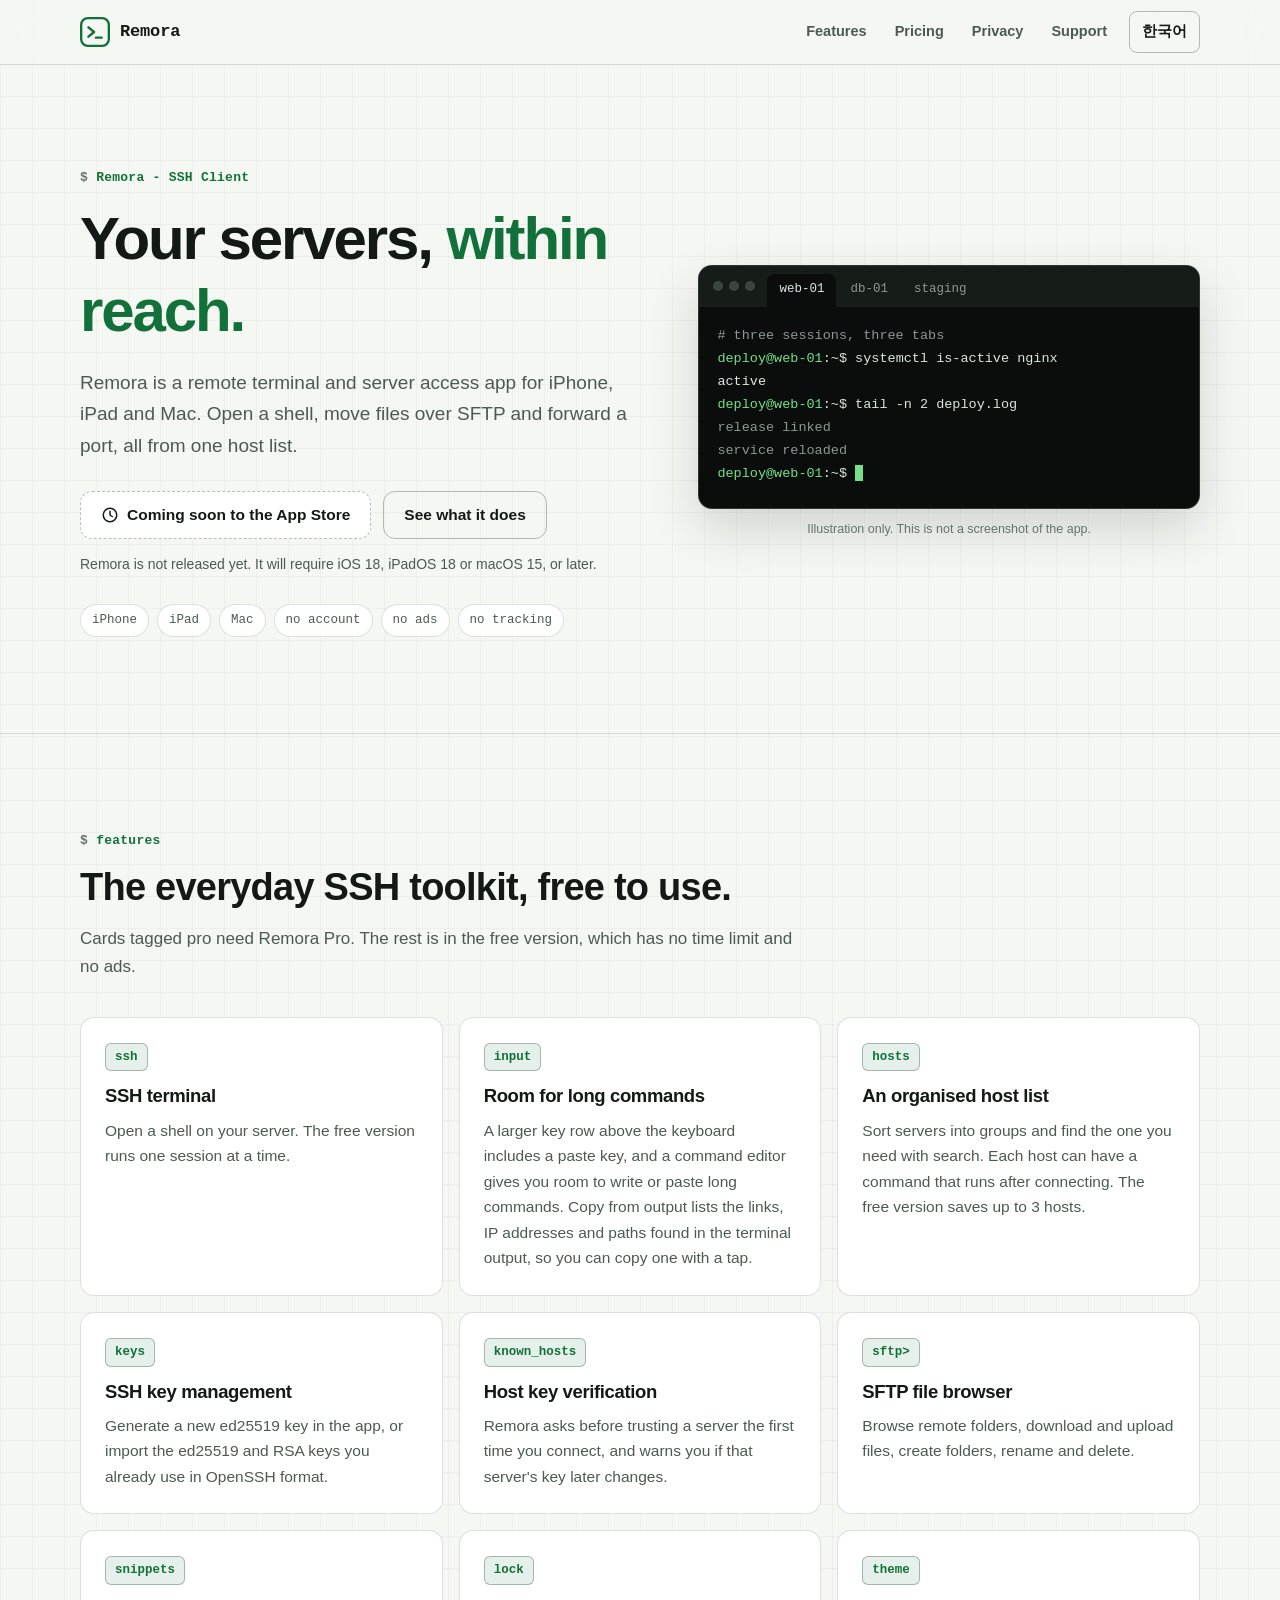
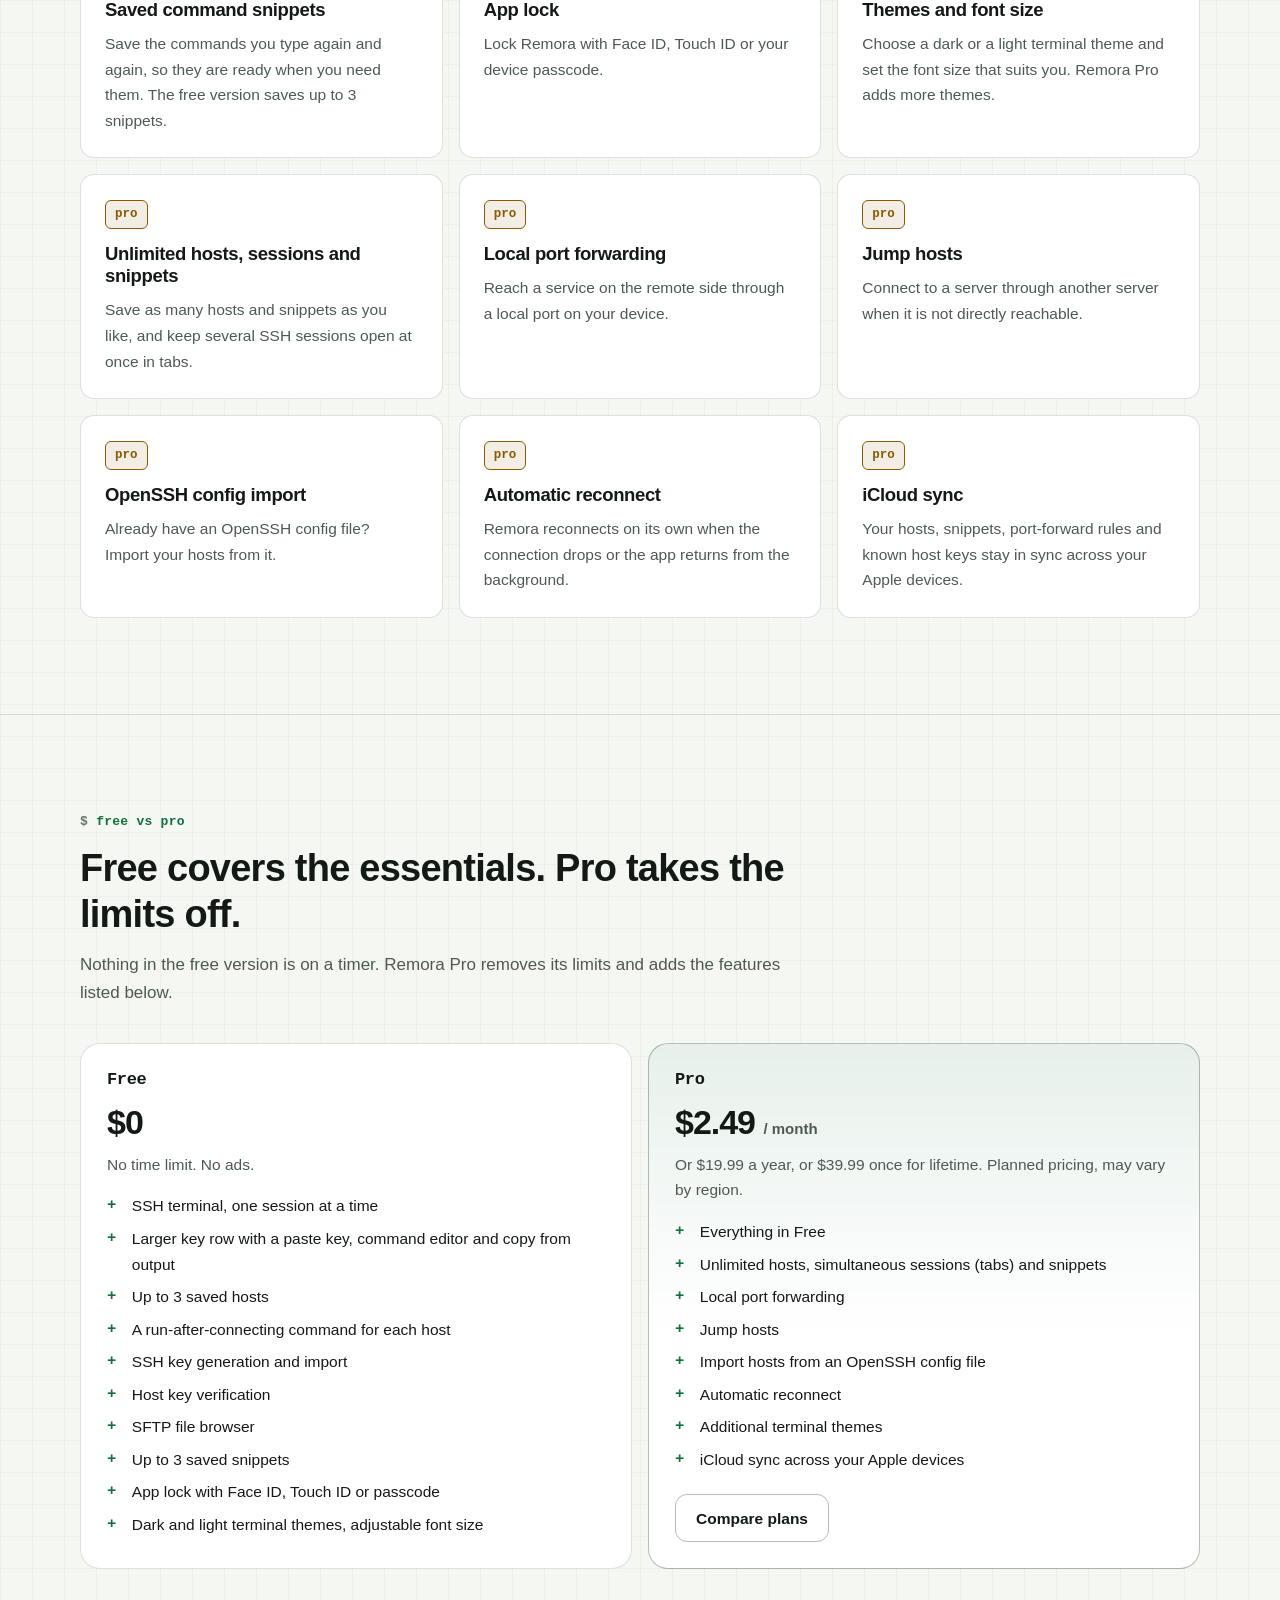
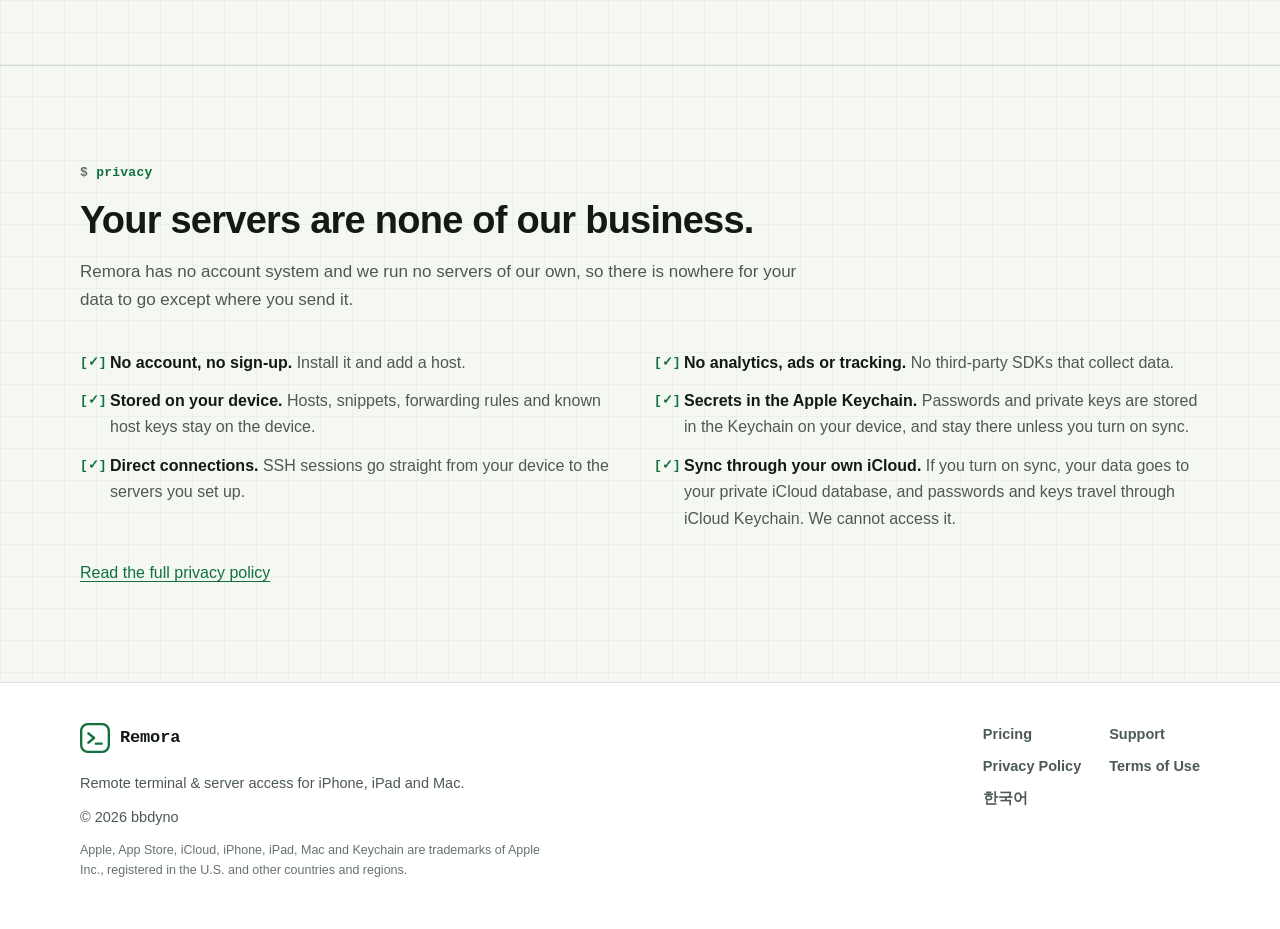
<file: index.html>
<!DOCTYPE html>
<!--
  TODO: replace the placeholder App Store link (href="#", class "store-button") once the app is released
-->
<html lang="en">
<head>
  <meta charset="utf-8">
  <meta name="viewport" content="width=device-width, initial-scale=1">
  <title>Remora - SSH Client for iPhone, iPad and Mac</title>
  <meta name="description" content="Remora is an SSH client for iPhone, iPad and Mac: terminal, SFTP and key management for free, with session tabs, port forwarding and jump hosts in Pro. No account, no tracking. Coming soon.">
  <meta name="theme-color" content="#0b0e0c" media="(prefers-color-scheme: dark)">
  <meta name="theme-color" content="#f5f7f3" media="(prefers-color-scheme: light)">
  <meta name="color-scheme" content="dark light">
  <meta property="og:type" content="website">
  <meta property="og:title" content="Remora - SSH Client for iPhone, iPad and Mac">
  <meta property="og:description" content="Remora is an SSH client for iPhone, iPad and Mac: terminal, SFTP and key management for free, with session tabs, port forwarding and jump hosts in Pro. No account, no tracking. Coming soon.">
  <link rel="alternate" hreflang="ko" href="ko/">
  <link rel="icon" type="image/svg+xml" href="assets/favicon.svg">
  <link rel="stylesheet" href="assets/site.css">
</head>
<body>
  <a class="skip-link" href="#main">Skip to content</a>

  <header class="site-header">
    <div class="site-header-inner">
      <a class="brand" href="./" aria-label="Remora home">
        <svg class="brand-mark" width="30" height="30" viewBox="0 0 32 32" aria-hidden="true" focusable="false"><rect x="1.25" y="1.25" width="29.5" height="29.5" rx="7" fill="none" stroke="currentColor" stroke-width="2.5"/><path d="M9 11l6 5-6 5" fill="none" stroke="currentColor" stroke-width="2.6" stroke-linecap="round" stroke-linejoin="round"/><path d="M17 22h6" stroke="currentColor" stroke-width="2.6" stroke-linecap="round"/></svg>
        <span>Remora</span>
      </a>

      <nav class="nav" aria-label="Main navigation">
        <a href="#features">Features</a>
        <a href="pricing/">Pricing</a>
        <a href="privacy/">Privacy</a>
        <a href="support/">Support</a>
        <a class="language-link" href="ko/" lang="ko" hreflang="ko">한국어</a>
      </nav>

      <details class="mobile-nav">
        <summary aria-label="Open navigation"></summary>
        <nav class="mobile-nav-panel" aria-label="Mobile navigation">
          <a href="./" aria-current="page">Home</a>
          <a href="#features">Features</a>
          <a href="pricing/">Pricing</a>
          <a href="privacy/">Privacy</a>
          <a href="support/">Support</a>
          <a href="terms/">Terms of Use</a>
          <a href="ko/" lang="ko" hreflang="ko">한국어</a>
        </nav>
      </details>
    </div>
  </header>

  <main id="main">
    <section class="hero">
      <div class="container hero-grid">
        <div>
          <p class="eyebrow">Remora - SSH Client</p>
          <h1>Your servers, <span class="accent">within reach.</span></h1>
          <p class="lede">Remora is a remote terminal and server access app for iPhone, iPad and Mac. Open a shell, move files over SFTP and forward a port, all from one host list.</p>
          <div class="actions">
            <a class="button store-button" href="#" aria-disabled="true" tabindex="-1"><svg width="18" height="18" viewBox="0 0 24 24" aria-hidden="true" focusable="false"><circle cx="12" cy="12" r="9" fill="none" stroke="currentColor" stroke-width="2"/><path d="M12 7v5l3 2" fill="none" stroke="currentColor" stroke-width="2" stroke-linecap="round" stroke-linejoin="round"/></svg>Coming soon to the App Store</a>
            <a class="button ghost" href="#features">See what it does</a>
          </div>
          <p class="note">Remora is not released yet. It will require iOS 18, iPadOS 18 or macOS 15, or later.</p>
          <ul class="chips" aria-label="Product facts">
            <li>iPhone</li>
            <li>iPad</li>
            <li>Mac</li>
            <li>no account</li>
            <li>no ads</li>
            <li>no tracking</li>
          </ul>
        </div>
        <figure class="terminal">
          <div class="terminal-window" aria-hidden="true">
            <div class="terminal-bar">
              <span class="terminal-dots"><i></i><i></i><i></i></span>
              <span class="terminal-tab is-active">web-01</span>
              <span class="terminal-tab">db-01</span>
              <span class="terminal-tab">staging</span>
            </div>
<pre class="terminal-body"><span class="d"># three sessions, three tabs</span>
<span class="p">deploy@web-01</span>:~$ systemctl is-active nginx
active
<span class="p">deploy@web-01</span>:~$ tail -n 2 deploy.log
<span class="d">release linked</span>
<span class="d">service reloaded</span>
<span class="p">deploy@web-01</span>:~$ <span class="cursor"></span></pre>
          </div>
          <figcaption>Illustration only. This is not a screenshot of the app.</figcaption>
        </figure>
      </div>
    </section>

    <section class="section" id="features" aria-labelledby="features-title">
      <div class="container">
        <div class="section-head">
          <p class="eyebrow">features</p>
          <h2 id="features-title">The everyday SSH toolkit, free to use.</h2>
          <p>Cards tagged pro need Remora Pro. The rest is in the free version, which has no time limit and no ads.</p>
        </div>
        <ul class="grid">
          <li class="card">
            <span class="tag">ssh</span>
            <h3>SSH terminal</h3>
            <p>Open a shell on your server. The free version runs one session at a time.</p>
          </li>
          <li class="card">
            <span class="tag">input</span>
            <h3>Room for long commands</h3>
            <p>A larger key row above the keyboard includes a paste key, and a command editor gives you room to write or paste long commands. Copy from output lists the links, IP addresses and paths found in the terminal output, so you can copy one with a tap.</p>
          </li>
          <li class="card">
            <span class="tag">hosts</span>
            <h3>An organised host list</h3>
            <p>Sort servers into groups and find the one you need with search. Each host can have a command that runs after connecting. The free version saves up to 3 hosts.</p>
          </li>
          <li class="card">
            <span class="tag">keys</span>
            <h3>SSH key management</h3>
            <p>Generate a new ed25519 key in the app, or import the ed25519 and RSA keys you already use in OpenSSH format.</p>
          </li>
          <li class="card">
            <span class="tag">known_hosts</span>
            <h3>Host key verification</h3>
            <p>Remora asks before trusting a server the first time you connect, and warns you if that server's key later changes.</p>
          </li>
          <li class="card">
            <span class="tag">sftp&gt;</span>
            <h3>SFTP file browser</h3>
            <p>Browse remote folders, download and upload files, create folders, rename and delete.</p>
          </li>
          <li class="card">
            <span class="tag">snippets</span>
            <h3>Saved command snippets</h3>
            <p>Save the commands you type again and again, so they are ready when you need them. The free version saves up to 3 snippets.</p>
          </li>
          <li class="card">
            <span class="tag">lock</span>
            <h3>App lock</h3>
            <p>Lock Remora with Face ID, Touch ID or your device passcode.</p>
          </li>
          <li class="card">
            <span class="tag">theme</span>
            <h3>Themes and font size</h3>
            <p>Choose a dark or a light terminal theme and set the font size that suits you. Remora Pro adds more themes.</p>
          </li>
          <li class="card">
            <span class="tag pro">pro</span>
            <h3>Unlimited hosts, sessions and snippets</h3>
            <p>Save as many hosts and snippets as you like, and keep several SSH sessions open at once in tabs.</p>
          </li>
          <li class="card">
            <span class="tag pro">pro</span>
            <h3>Local port forwarding</h3>
            <p>Reach a service on the remote side through a local port on your device.</p>
          </li>
          <li class="card">
            <span class="tag pro">pro</span>
            <h3>Jump hosts</h3>
            <p>Connect to a server through another server when it is not directly reachable.</p>
          </li>
          <li class="card">
            <span class="tag pro">pro</span>
            <h3>OpenSSH config import</h3>
            <p>Already have an OpenSSH config file? Import your hosts from it.</p>
          </li>
          <li class="card">
            <span class="tag pro">pro</span>
            <h3>Automatic reconnect</h3>
            <p>Remora reconnects on its own when the connection drops or the app returns from the background.</p>
          </li>
          <li class="card">
            <span class="tag pro">pro</span>
            <h3>iCloud sync</h3>
            <p>Your hosts, snippets, port-forward rules and known host keys stay in sync across your Apple devices.</p>
          </li>
        </ul>
      </div>
    </section>

    <section class="section" id="plans" aria-labelledby="plans-title">
      <div class="container">
        <div class="section-head">
          <p class="eyebrow">free vs pro</p>
          <h2 id="plans-title">Free covers the essentials. Pro takes the limits off.</h2>
          <p>Nothing in the free version is on a timer. Remora Pro removes its limits and adds the features listed below.</p>
        </div>
        <div class="plans">
          <article class="plan">
            <h3>Free</h3>
            <p class="price">$0</p>
            <p>No time limit. No ads.</p>
            <ul>
              <li>SSH terminal, one session at a time</li>
              <li>Larger key row with a paste key, command editor and copy from output</li>
              <li>Up to 3 saved hosts</li>
              <li>A run-after-connecting command for each host</li>
              <li>SSH key generation and import</li>
              <li>Host key verification</li>
              <li>SFTP file browser</li>
              <li>Up to 3 saved snippets</li>
              <li>App lock with Face ID, Touch ID or passcode</li>
              <li>Dark and light terminal themes, adjustable font size</li>
            </ul>
          </article>
          <article class="plan is-pro">
            <h3>Pro</h3>
            <p class="price">$2.49 <small>/ month</small></p>
            <p>Or $19.99 a year, or $39.99 once for lifetime. Planned pricing, may vary by region.</p>
            <ul>
              <li>Everything in Free</li>
              <li>Unlimited hosts, simultaneous sessions (tabs) and snippets</li>
              <li>Local port forwarding</li>
              <li>Jump hosts</li>
              <li>Import hosts from an OpenSSH config file</li>
              <li>Automatic reconnect</li>
              <li>Additional terminal themes</li>
              <li>iCloud sync across your Apple devices</li>
            </ul>
            <div class="actions">
              <a class="button ghost" href="pricing/">Compare plans</a>
            </div>
          </article>
        </div>
      </div>
    </section>

    <section class="section" id="privacy" aria-labelledby="privacy-title">
      <div class="container">
        <div class="section-head">
          <p class="eyebrow">privacy</p>
          <h2 id="privacy-title">Your servers are none of our business.</h2>
          <p>Remora has no account system and we run no servers of our own, so there is nowhere for your data to go except where you send it.</p>
        </div>
        <ul class="fact-list">
          <li><strong>No account, no sign-up.</strong> Install it and add a host.</li>
          <li><strong>No analytics, ads or tracking.</strong> No third-party SDKs that collect data.</li>
          <li><strong>Stored on your device.</strong> Hosts, snippets, forwarding rules and known host keys stay on the device.</li>
          <li><strong>Secrets in the Apple Keychain.</strong> Passwords and private keys are stored in the Keychain on your device, and stay there unless you turn on sync.</li>
          <li><strong>Direct connections.</strong> SSH sessions go straight from your device to the servers you set up.</li>
          <li><strong>Sync through your own iCloud.</strong> If you turn on sync, your data goes to your private iCloud database, and passwords and keys travel through iCloud Keychain. We cannot access it.</li>
        </ul>
        <p class="more-link"><a href="privacy/">Read the full privacy policy</a></p>
      </div>
    </section>
  </main>

  <footer class="site-footer">
    <div class="site-footer-inner">
      <div class="footer-brand">
        <a class="brand" href="./">
          <svg class="brand-mark" width="30" height="30" viewBox="0 0 32 32" aria-hidden="true" focusable="false"><rect x="1.25" y="1.25" width="29.5" height="29.5" rx="7" fill="none" stroke="currentColor" stroke-width="2.5"/><path d="M9 11l6 5-6 5" fill="none" stroke="currentColor" stroke-width="2.6" stroke-linecap="round" stroke-linejoin="round"/><path d="M17 22h6" stroke="currentColor" stroke-width="2.6" stroke-linecap="round"/></svg>
          <span>Remora</span>
        </a>
        <p>Remote terminal &amp; server access for iPhone, iPad and Mac.</p>
        <p>&copy; 2026 bbdyno</p>
        <p class="footer-legal">Apple, App Store, iCloud, iPhone, iPad, Mac and Keychain are trademarks of Apple Inc., registered in the U.S. and other countries and regions.</p>
      </div>
      <nav class="footer-links" aria-label="Footer navigation">
        <a href="pricing/">Pricing</a>
        <a href="support/">Support</a>
        <a href="privacy/">Privacy Policy</a>
        <a href="terms/">Terms of Use</a>
        <a href="ko/" lang="ko" hreflang="ko">한국어</a>
      </nav>
    </div>
  </footer>
</body>
</html>
</file>
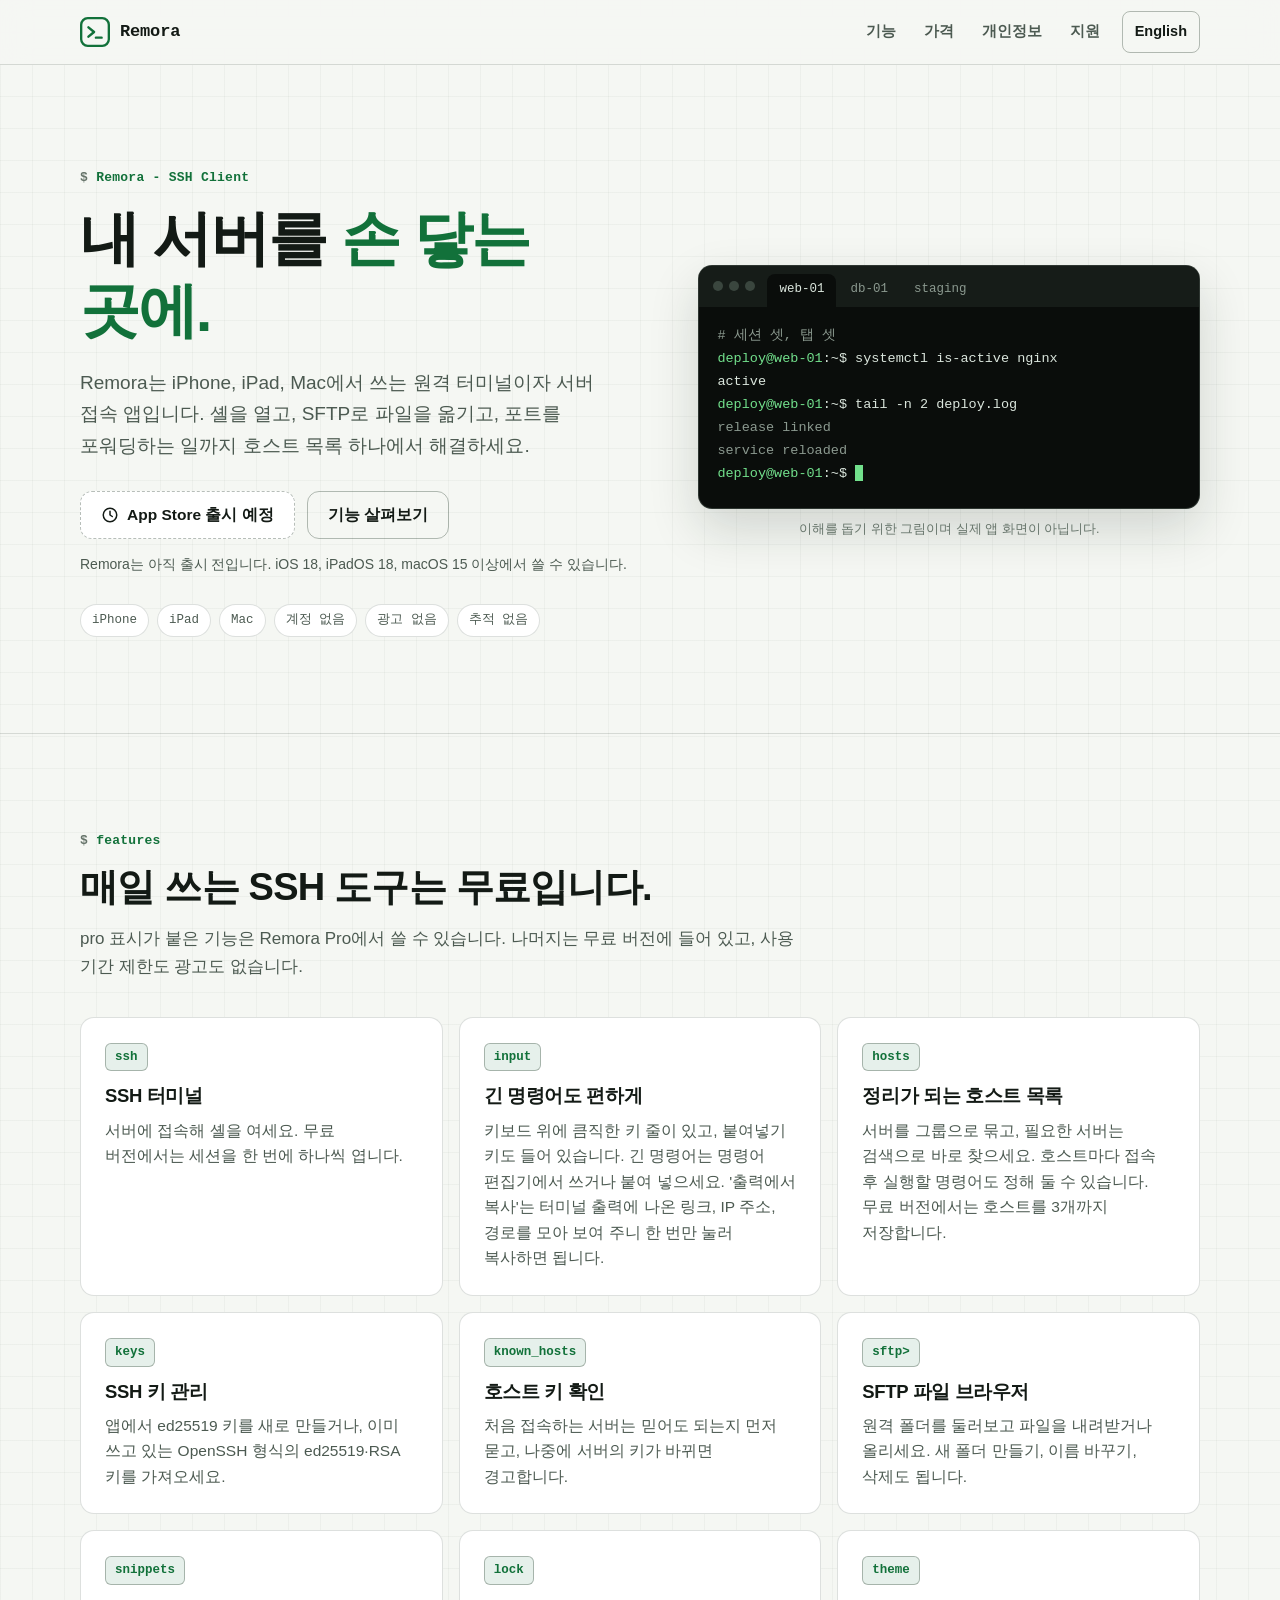
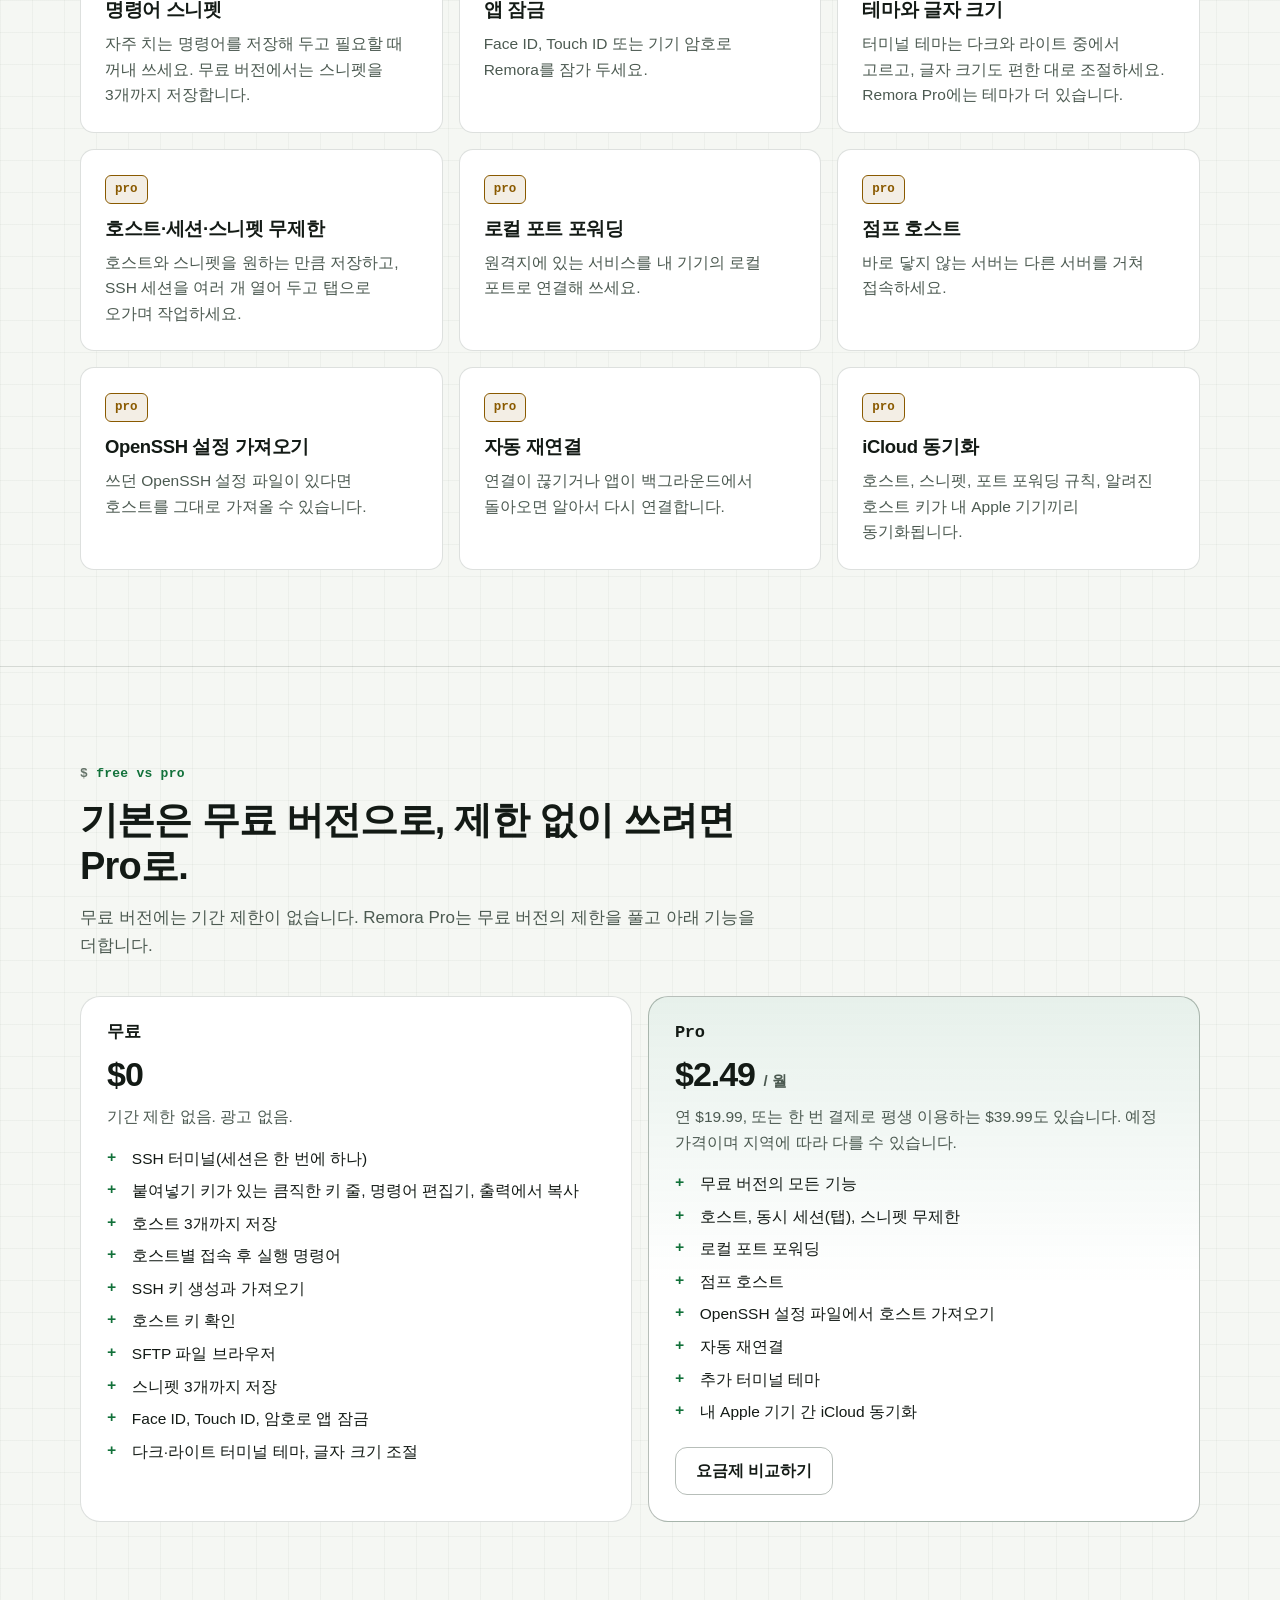
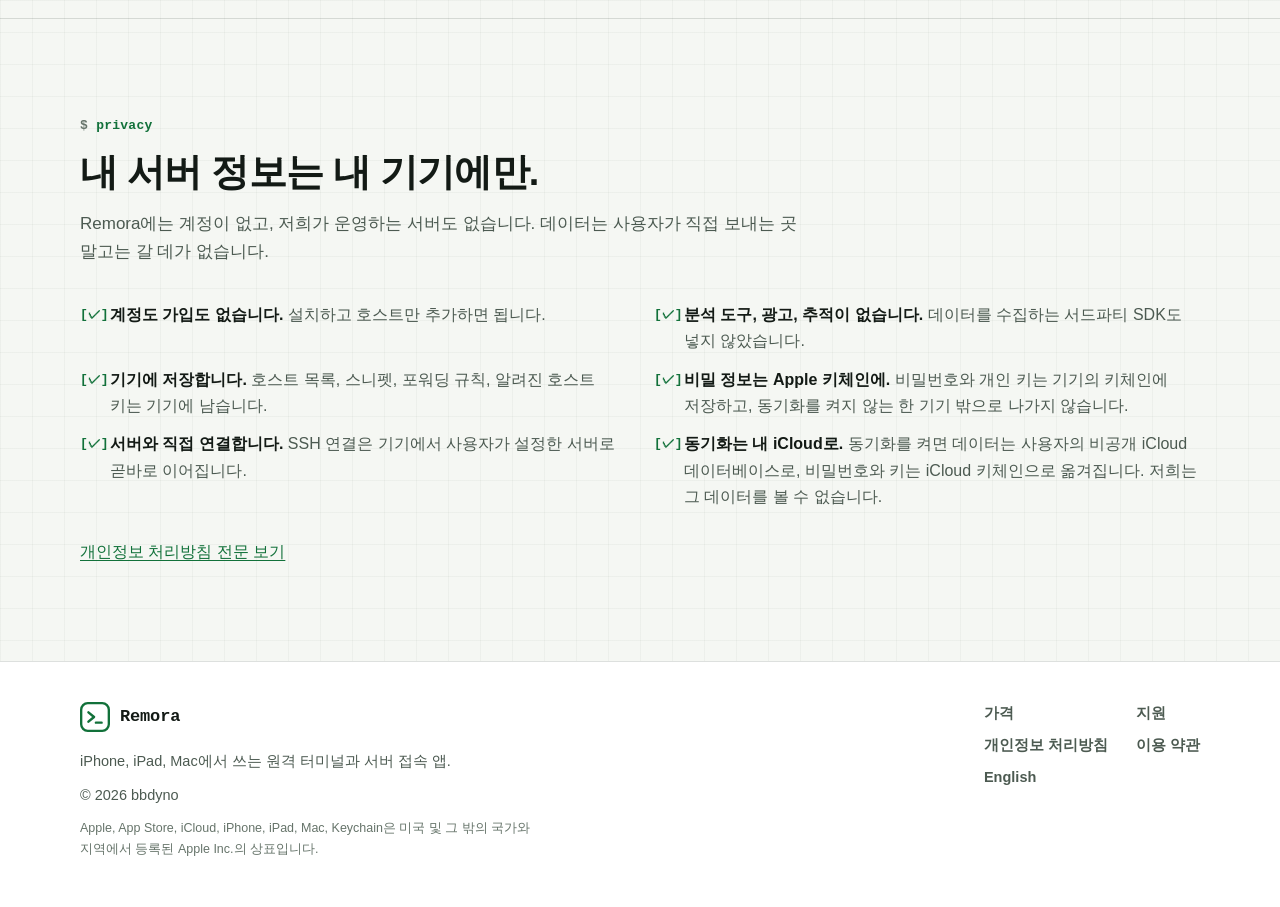
<file: ko/index.html>
<!DOCTYPE html>
<!--
  TODO: replace the placeholder App Store link (href="#", class "store-button") once the app is released
-->
<html lang="ko">
<head>
  <meta charset="utf-8">
  <meta name="viewport" content="width=device-width, initial-scale=1">
  <title>Remora - iPhone, iPad, Mac용 SSH 클라이언트</title>
  <meta name="description" content="Remora는 iPhone, iPad, Mac용 SSH 클라이언트입니다. 터미널, SFTP, 키 관리는 무료이고, 세션 탭과 포트 포워딩, 점프 호스트는 Pro에서 쓸 수 있습니다. 계정도 추적도 없습니다. 출시 예정.">
  <meta name="theme-color" content="#0b0e0c" media="(prefers-color-scheme: dark)">
  <meta name="theme-color" content="#f5f7f3" media="(prefers-color-scheme: light)">
  <meta name="color-scheme" content="dark light">
  <meta property="og:type" content="website">
  <meta property="og:title" content="Remora - iPhone, iPad, Mac용 SSH 클라이언트">
  <meta property="og:description" content="Remora는 iPhone, iPad, Mac용 SSH 클라이언트입니다. 터미널, SFTP, 키 관리는 무료이고, 세션 탭과 포트 포워딩, 점프 호스트는 Pro에서 쓸 수 있습니다. 계정도 추적도 없습니다. 출시 예정.">
  <link rel="alternate" hreflang="en" href="../">
  <link rel="icon" type="image/svg+xml" href="../assets/favicon.svg">
  <link rel="stylesheet" href="../assets/site.css">
</head>
<body>
  <a class="skip-link" href="#main">본문으로 건너뛰기</a>

  <header class="site-header">
    <div class="site-header-inner">
      <a class="brand" href="./" aria-label="Remora 홈">
        <svg class="brand-mark" width="30" height="30" viewBox="0 0 32 32" aria-hidden="true" focusable="false"><rect x="1.25" y="1.25" width="29.5" height="29.5" rx="7" fill="none" stroke="currentColor" stroke-width="2.5"/><path d="M9 11l6 5-6 5" fill="none" stroke="currentColor" stroke-width="2.6" stroke-linecap="round" stroke-linejoin="round"/><path d="M17 22h6" stroke="currentColor" stroke-width="2.6" stroke-linecap="round"/></svg>
        <span>Remora</span>
      </a>

      <nav class="nav" aria-label="주요 메뉴">
        <a href="#features">기능</a>
        <a href="pricing/">가격</a>
        <a href="privacy/">개인정보</a>
        <a href="support/">지원</a>
        <a class="language-link" href="../" lang="en" hreflang="en">English</a>
      </nav>

      <details class="mobile-nav">
        <summary aria-label="메뉴 열기"></summary>
        <nav class="mobile-nav-panel" aria-label="모바일 메뉴">
          <a href="./" aria-current="page">홈</a>
          <a href="#features">기능</a>
          <a href="pricing/">가격</a>
          <a href="privacy/">개인정보</a>
          <a href="support/">지원</a>
          <a href="terms/">이용 약관</a>
          <a href="../" lang="en" hreflang="en">English</a>
        </nav>
      </details>
    </div>
  </header>

  <main id="main">
    <section class="hero">
      <div class="container hero-grid">
        <div>
          <p class="eyebrow">Remora - SSH Client</p>
          <h1>내 서버를 <span class="accent">손 닿는 곳에.</span></h1>
          <p class="lede">Remora는 iPhone, iPad, Mac에서 쓰는 원격 터미널이자 서버 접속 앱입니다. 셸을 열고, SFTP로 파일을 옮기고, 포트를 포워딩하는 일까지 호스트 목록 하나에서 해결하세요.</p>
          <div class="actions">
            <a class="button store-button" href="#" aria-disabled="true" tabindex="-1"><svg width="18" height="18" viewBox="0 0 24 24" aria-hidden="true" focusable="false"><circle cx="12" cy="12" r="9" fill="none" stroke="currentColor" stroke-width="2"/><path d="M12 7v5l3 2" fill="none" stroke="currentColor" stroke-width="2" stroke-linecap="round" stroke-linejoin="round"/></svg>App Store 출시 예정</a>
            <a class="button ghost" href="#features">기능 살펴보기</a>
          </div>
          <p class="note">Remora는 아직 출시 전입니다. iOS 18, iPadOS 18, macOS 15 이상에서 쓸 수 있습니다.</p>
          <ul class="chips" aria-label="제품 특징">
            <li>iPhone</li>
            <li>iPad</li>
            <li>Mac</li>
            <li>계정 없음</li>
            <li>광고 없음</li>
            <li>추적 없음</li>
          </ul>
        </div>
        <figure class="terminal">
          <div class="terminal-window" aria-hidden="true">
            <div class="terminal-bar">
              <span class="terminal-dots"><i></i><i></i><i></i></span>
              <span class="terminal-tab is-active">web-01</span>
              <span class="terminal-tab">db-01</span>
              <span class="terminal-tab">staging</span>
            </div>
<pre class="terminal-body"><span class="d"># 세션 셋, 탭 셋</span>
<span class="p">deploy@web-01</span>:~$ systemctl is-active nginx
active
<span class="p">deploy@web-01</span>:~$ tail -n 2 deploy.log
<span class="d">release linked</span>
<span class="d">service reloaded</span>
<span class="p">deploy@web-01</span>:~$ <span class="cursor"></span></pre>
          </div>
          <figcaption>이해를 돕기 위한 그림이며 실제 앱 화면이 아닙니다.</figcaption>
        </figure>
      </div>
    </section>

    <section class="section" id="features" aria-labelledby="features-title">
      <div class="container">
        <div class="section-head">
          <p class="eyebrow">features</p>
          <h2 id="features-title">매일 쓰는 SSH 도구는 무료입니다.</h2>
          <p>pro 표시가 붙은 기능은 Remora Pro에서 쓸 수 있습니다. 나머지는 무료 버전에 들어 있고, 사용 기간 제한도 광고도 없습니다.</p>
        </div>
        <ul class="grid">
          <li class="card">
            <span class="tag">ssh</span>
            <h3>SSH 터미널</h3>
            <p>서버에 접속해 셸을 여세요. 무료 버전에서는 세션을 한 번에 하나씩 엽니다.</p>
          </li>
          <li class="card">
            <span class="tag">input</span>
            <h3>긴 명령어도 편하게</h3>
            <p>키보드 위에 큼직한 키 줄이 있고, 붙여넣기 키도 들어 있습니다. 긴 명령어는 명령어 편집기에서 쓰거나 붙여 넣으세요. '출력에서 복사'는 터미널 출력에 나온 링크, IP 주소, 경로를 모아 보여 주니 한 번만 눌러 복사하면 됩니다.</p>
          </li>
          <li class="card">
            <span class="tag">hosts</span>
            <h3>정리가 되는 호스트 목록</h3>
            <p>서버를 그룹으로 묶고, 필요한 서버는 검색으로 바로 찾으세요. 호스트마다 접속 후 실행할 명령어도 정해 둘 수 있습니다. 무료 버전에서는 호스트를 3개까지 저장합니다.</p>
          </li>
          <li class="card">
            <span class="tag">keys</span>
            <h3>SSH 키 관리</h3>
            <p>앱에서 ed25519 키를 새로 만들거나, 이미 쓰고 있는 OpenSSH 형식의 ed25519·RSA 키를 가져오세요.</p>
          </li>
          <li class="card">
            <span class="tag">known_hosts</span>
            <h3>호스트 키 확인</h3>
            <p>처음 접속하는 서버는 믿어도 되는지 먼저 묻고, 나중에 서버의 키가 바뀌면 경고합니다.</p>
          </li>
          <li class="card">
            <span class="tag">sftp&gt;</span>
            <h3>SFTP 파일 브라우저</h3>
            <p>원격 폴더를 둘러보고 파일을 내려받거나 올리세요. 새 폴더 만들기, 이름 바꾸기, 삭제도 됩니다.</p>
          </li>
          <li class="card">
            <span class="tag">snippets</span>
            <h3>명령어 스니펫</h3>
            <p>자주 치는 명령어를 저장해 두고 필요할 때 꺼내 쓰세요. 무료 버전에서는 스니펫을 3개까지 저장합니다.</p>
          </li>
          <li class="card">
            <span class="tag">lock</span>
            <h3>앱 잠금</h3>
            <p>Face ID, Touch ID 또는 기기 암호로 Remora를 잠가 두세요.</p>
          </li>
          <li class="card">
            <span class="tag">theme</span>
            <h3>테마와 글자 크기</h3>
            <p>터미널 테마는 다크와 라이트 중에서 고르고, 글자 크기도 편한 대로 조절하세요. Remora Pro에는 테마가 더 있습니다.</p>
          </li>
          <li class="card">
            <span class="tag pro">pro</span>
            <h3>호스트·세션·스니펫 무제한</h3>
            <p>호스트와 스니펫을 원하는 만큼 저장하고, SSH 세션을 여러 개 열어 두고 탭으로 오가며 작업하세요.</p>
          </li>
          <li class="card">
            <span class="tag pro">pro</span>
            <h3>로컬 포트 포워딩</h3>
            <p>원격지에 있는 서비스를 내 기기의 로컬 포트로 연결해 쓰세요.</p>
          </li>
          <li class="card">
            <span class="tag pro">pro</span>
            <h3>점프 호스트</h3>
            <p>바로 닿지 않는 서버는 다른 서버를 거쳐 접속하세요.</p>
          </li>
          <li class="card">
            <span class="tag pro">pro</span>
            <h3>OpenSSH 설정 가져오기</h3>
            <p>쓰던 OpenSSH 설정 파일이 있다면 호스트를 그대로 가져올 수 있습니다.</p>
          </li>
          <li class="card">
            <span class="tag pro">pro</span>
            <h3>자동 재연결</h3>
            <p>연결이 끊기거나 앱이 백그라운드에서 돌아오면 알아서 다시 연결합니다.</p>
          </li>
          <li class="card">
            <span class="tag pro">pro</span>
            <h3>iCloud 동기화</h3>
            <p>호스트, 스니펫, 포트 포워딩 규칙, 알려진 호스트 키가 내 Apple 기기끼리 동기화됩니다.</p>
          </li>
        </ul>
      </div>
    </section>

    <section class="section" id="plans" aria-labelledby="plans-title">
      <div class="container">
        <div class="section-head">
          <p class="eyebrow">free vs pro</p>
          <h2 id="plans-title">기본은 무료 버전으로, 제한 없이 쓰려면 Pro로.</h2>
          <p>무료 버전에는 기간 제한이 없습니다. Remora Pro는 무료 버전의 제한을 풀고 아래 기능을 더합니다.</p>
        </div>
        <div class="plans">
          <article class="plan">
            <h3>무료</h3>
            <p class="price">$0</p>
            <p>기간 제한 없음. 광고 없음.</p>
            <ul>
              <li>SSH 터미널(세션은 한 번에 하나)</li>
              <li>붙여넣기 키가 있는 큼직한 키 줄, 명령어 편집기, 출력에서 복사</li>
              <li>호스트 3개까지 저장</li>
              <li>호스트별 접속 후 실행 명령어</li>
              <li>SSH 키 생성과 가져오기</li>
              <li>호스트 키 확인</li>
              <li>SFTP 파일 브라우저</li>
              <li>스니펫 3개까지 저장</li>
              <li>Face ID, Touch ID, 암호로 앱 잠금</li>
              <li>다크·라이트 터미널 테마, 글자 크기 조절</li>
            </ul>
          </article>
          <article class="plan is-pro">
            <h3>Pro</h3>
            <p class="price">$2.49 <small>/ 월</small></p>
            <p>연 $19.99, 또는 한 번 결제로 평생 이용하는 $39.99도 있습니다. 예정 가격이며 지역에 따라 다를 수 있습니다.</p>
            <ul>
              <li>무료 버전의 모든 기능</li>
              <li>호스트, 동시 세션(탭), 스니펫 무제한</li>
              <li>로컬 포트 포워딩</li>
              <li>점프 호스트</li>
              <li>OpenSSH 설정 파일에서 호스트 가져오기</li>
              <li>자동 재연결</li>
              <li>추가 터미널 테마</li>
              <li>내 Apple 기기 간 iCloud 동기화</li>
            </ul>
            <div class="actions">
              <a class="button ghost" href="pricing/">요금제 비교하기</a>
            </div>
          </article>
        </div>
      </div>
    </section>

    <section class="section" id="privacy" aria-labelledby="privacy-title">
      <div class="container">
        <div class="section-head">
          <p class="eyebrow">privacy</p>
          <h2 id="privacy-title">내 서버 정보는 내 기기에만.</h2>
          <p>Remora에는 계정이 없고, 저희가 운영하는 서버도 없습니다. 데이터는 사용자가 직접 보내는 곳 말고는 갈 데가 없습니다.</p>
        </div>
        <ul class="fact-list">
          <li><strong>계정도 가입도 없습니다.</strong> 설치하고 호스트만 추가하면 됩니다.</li>
          <li><strong>분석 도구, 광고, 추적이 없습니다.</strong> 데이터를 수집하는 서드파티 SDK도 넣지 않았습니다.</li>
          <li><strong>기기에 저장합니다.</strong> 호스트 목록, 스니펫, 포워딩 규칙, 알려진 호스트 키는 기기에 남습니다.</li>
          <li><strong>비밀 정보는 Apple 키체인에.</strong> 비밀번호와 개인 키는 기기의 키체인에 저장하고, 동기화를 켜지 않는 한 기기 밖으로 나가지 않습니다.</li>
          <li><strong>서버와 직접 연결합니다.</strong> SSH 연결은 기기에서 사용자가 설정한 서버로 곧바로 이어집니다.</li>
          <li><strong>동기화는 내 iCloud로.</strong> 동기화를 켜면 데이터는 사용자의 비공개 iCloud 데이터베이스로, 비밀번호와 키는 iCloud 키체인으로 옮겨집니다. 저희는 그 데이터를 볼 수 없습니다.</li>
        </ul>
        <p class="more-link"><a href="privacy/">개인정보 처리방침 전문 보기</a></p>
      </div>
    </section>
  </main>

  <footer class="site-footer">
    <div class="site-footer-inner">
      <div class="footer-brand">
        <a class="brand" href="./">
          <svg class="brand-mark" width="30" height="30" viewBox="0 0 32 32" aria-hidden="true" focusable="false"><rect x="1.25" y="1.25" width="29.5" height="29.5" rx="7" fill="none" stroke="currentColor" stroke-width="2.5"/><path d="M9 11l6 5-6 5" fill="none" stroke="currentColor" stroke-width="2.6" stroke-linecap="round" stroke-linejoin="round"/><path d="M17 22h6" stroke="currentColor" stroke-width="2.6" stroke-linecap="round"/></svg>
          <span>Remora</span>
        </a>
        <p>iPhone, iPad, Mac에서 쓰는 원격 터미널과 서버 접속 앱.</p>
        <p>&copy; 2026 bbdyno</p>
        <p class="footer-legal">Apple, App Store, iCloud, iPhone, iPad, Mac, Keychain은 미국 및 그 밖의 국가와 지역에서 등록된 Apple Inc.의 상표입니다.</p>
      </div>
      <nav class="footer-links" aria-label="하단 메뉴">
        <a href="pricing/">가격</a>
        <a href="support/">지원</a>
        <a href="privacy/">개인정보 처리방침</a>
        <a href="terms/">이용 약관</a>
        <a href="../" lang="en" hreflang="en">English</a>
      </nav>
    </div>
  </footer>
</body>
</html>
</file>
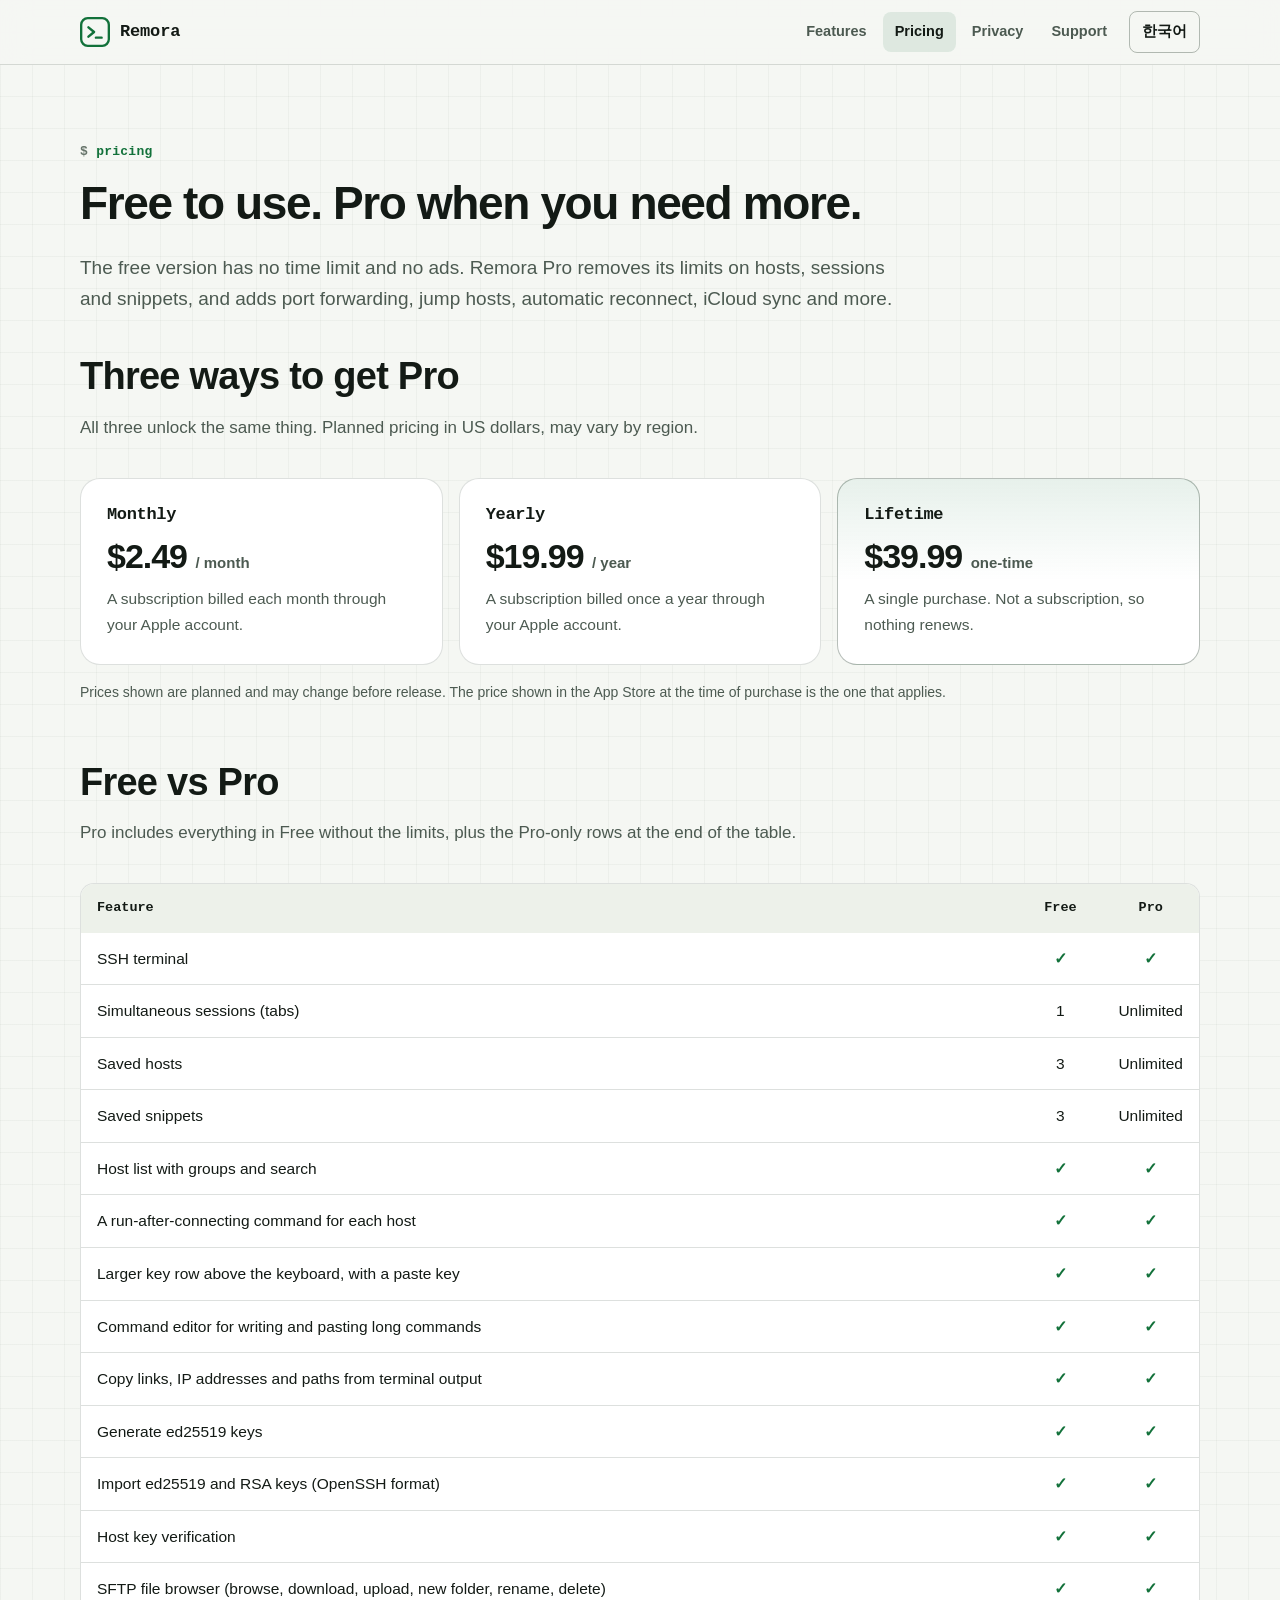
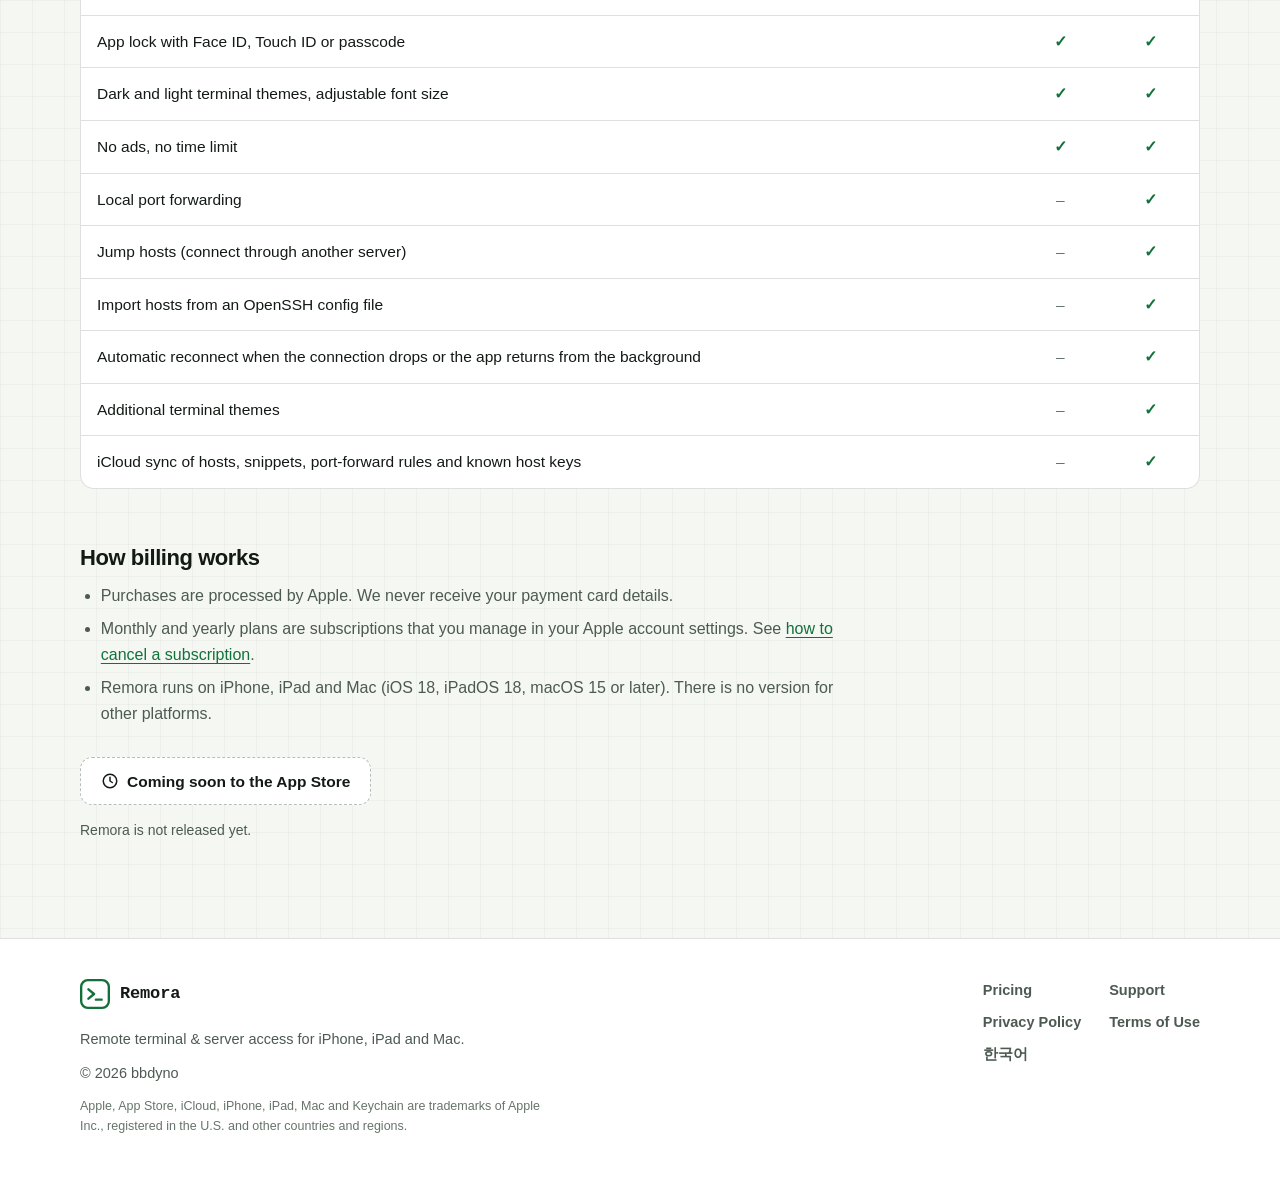
<file: pricing/index.html>
<!DOCTYPE html>
<!--
  TODO: replace the placeholder App Store link (href="#", class "store-button") once the app is released
  TODO: confirm final Pro pricing before publishing (shown as planned pricing)
-->
<html lang="en">
<head>
  <meta charset="utf-8">
  <meta name="viewport" content="width=device-width, initial-scale=1">
  <title>Pricing - Remora</title>
  <meta name="description" content="Remora is free with no time limit and no ads, for up to 3 hosts and one session at a time. Remora Pro removes the limits and adds port forwarding, jump hosts and iCloud sync: planned pricing $2.49 a month, $19.99 a year, or $39.99 once.">
  <meta name="theme-color" content="#0b0e0c" media="(prefers-color-scheme: dark)">
  <meta name="theme-color" content="#f5f7f3" media="(prefers-color-scheme: light)">
  <meta name="color-scheme" content="dark light">
  <meta property="og:type" content="website">
  <meta property="og:title" content="Pricing - Remora">
  <meta property="og:description" content="Remora is free with no time limit and no ads, for up to 3 hosts and one session at a time. Remora Pro removes the limits and adds port forwarding, jump hosts and iCloud sync: planned pricing $2.49 a month, $19.99 a year, or $39.99 once.">
  <link rel="alternate" hreflang="ko" href="../ko/pricing/">
  <link rel="icon" type="image/svg+xml" href="../assets/favicon.svg">
  <link rel="stylesheet" href="../assets/site.css">
</head>
<body>
  <a class="skip-link" href="#main">Skip to content</a>

  <header class="site-header">
    <div class="site-header-inner">
      <a class="brand" href="../" aria-label="Remora home">
        <svg class="brand-mark" width="30" height="30" viewBox="0 0 32 32" aria-hidden="true" focusable="false"><rect x="1.25" y="1.25" width="29.5" height="29.5" rx="7" fill="none" stroke="currentColor" stroke-width="2.5"/><path d="M9 11l6 5-6 5" fill="none" stroke="currentColor" stroke-width="2.6" stroke-linecap="round" stroke-linejoin="round"/><path d="M17 22h6" stroke="currentColor" stroke-width="2.6" stroke-linecap="round"/></svg>
        <span>Remora</span>
      </a>

      <nav class="nav" aria-label="Main navigation">
        <a href="../#features">Features</a>
        <a href="./" aria-current="page">Pricing</a>
        <a href="../privacy/">Privacy</a>
        <a href="../support/">Support</a>
        <a class="language-link" href="../ko/pricing/" lang="ko" hreflang="ko">한국어</a>
      </nav>

      <details class="mobile-nav">
        <summary aria-label="Open navigation"></summary>
        <nav class="mobile-nav-panel" aria-label="Mobile navigation">
          <a href="../">Home</a>
          <a href="../#features">Features</a>
          <a href="./" aria-current="page">Pricing</a>
          <a href="../privacy/">Privacy</a>
          <a href="../support/">Support</a>
          <a href="../terms/">Terms of Use</a>
          <a href="../ko/pricing/" lang="ko" hreflang="ko">한국어</a>
        </nav>
      </details>
    </div>
  </header>

  <main id="main">
    <section class="page-head">
      <div class="container">
        <p class="eyebrow">pricing</p>
        <h1>Free to use. Pro when you need more.</h1>
        <p class="lede">The free version has no time limit and no ads. Remora Pro removes its limits on hosts, sessions and snippets, and adds port forwarding, jump hosts, automatic reconnect, iCloud sync and more.</p>
      </div>
    </section>

    <div class="page-body">
      <div class="container">
        <section aria-labelledby="options-title">
          <div class="section-head">
            <h2 id="options-title">Three ways to get Pro</h2>
            <p>All three unlock the same thing. Planned pricing in US dollars, may vary by region.</p>
          </div>
          <div class="plans three">
            <article class="plan">
              <h3>Monthly</h3>
              <p class="price">$2.49 <small>/ month</small></p>
              <p>A subscription billed each month through your Apple account.</p>
            </article>
            <article class="plan">
              <h3>Yearly</h3>
              <p class="price">$19.99 <small>/ year</small></p>
              <p>A subscription billed once a year through your Apple account.</p>
            </article>
            <article class="plan is-pro">
              <h3>Lifetime</h3>
              <p class="price">$39.99 <small>one-time</small></p>
              <p>A single purchase. Not a subscription, so nothing renews.</p>
            </article>
          </div>
          <p class="note" style="margin-top:16px">Prices shown are planned and may change before release. The price shown in the App Store at the time of purchase is the one that applies.</p>
        </section>

        <section aria-labelledby="compare-title" style="margin-top:56px">
          <div class="section-head">
            <h2 id="compare-title">Free vs Pro</h2>
            <p>Pro includes everything in Free without the limits, plus the Pro-only rows at the end of the table.</p>
          </div>
          <div class="table-wrap">
          <table class="compare">
            <caption>Features included in Remora Free and Remora Pro</caption>
            <thead><tr><th scope="col">Feature</th><th scope="col">Free</th><th scope="col">Pro</th></tr></thead>
            <tbody>
              <tr><th scope="row">SSH terminal</th><td><span class="yes" aria-label="Included">&#10003;</span></td><td><span class="yes" aria-label="Included">&#10003;</span></td></tr>
              <tr><th scope="row">Simultaneous sessions (tabs)</th><td>1</td><td>Unlimited</td></tr>
              <tr><th scope="row">Saved hosts</th><td>3</td><td>Unlimited</td></tr>
              <tr><th scope="row">Saved snippets</th><td>3</td><td>Unlimited</td></tr>
              <tr><th scope="row">Host list with groups and search</th><td><span class="yes" aria-label="Included">&#10003;</span></td><td><span class="yes" aria-label="Included">&#10003;</span></td></tr>
              <tr><th scope="row">A run-after-connecting command for each host</th><td><span class="yes" aria-label="Included">&#10003;</span></td><td><span class="yes" aria-label="Included">&#10003;</span></td></tr>
              <tr><th scope="row">Larger key row above the keyboard, with a paste key</th><td><span class="yes" aria-label="Included">&#10003;</span></td><td><span class="yes" aria-label="Included">&#10003;</span></td></tr>
              <tr><th scope="row">Command editor for writing and pasting long commands</th><td><span class="yes" aria-label="Included">&#10003;</span></td><td><span class="yes" aria-label="Included">&#10003;</span></td></tr>
              <tr><th scope="row">Copy links, IP addresses and paths from terminal output</th><td><span class="yes" aria-label="Included">&#10003;</span></td><td><span class="yes" aria-label="Included">&#10003;</span></td></tr>
              <tr><th scope="row">Generate ed25519 keys</th><td><span class="yes" aria-label="Included">&#10003;</span></td><td><span class="yes" aria-label="Included">&#10003;</span></td></tr>
              <tr><th scope="row">Import ed25519 and RSA keys (OpenSSH format)</th><td><span class="yes" aria-label="Included">&#10003;</span></td><td><span class="yes" aria-label="Included">&#10003;</span></td></tr>
              <tr><th scope="row">Host key verification</th><td><span class="yes" aria-label="Included">&#10003;</span></td><td><span class="yes" aria-label="Included">&#10003;</span></td></tr>
              <tr><th scope="row">SFTP file browser (browse, download, upload, new folder, rename, delete)</th><td><span class="yes" aria-label="Included">&#10003;</span></td><td><span class="yes" aria-label="Included">&#10003;</span></td></tr>
              <tr><th scope="row">App lock with Face ID, Touch ID or passcode</th><td><span class="yes" aria-label="Included">&#10003;</span></td><td><span class="yes" aria-label="Included">&#10003;</span></td></tr>
              <tr><th scope="row">Dark and light terminal themes, adjustable font size</th><td><span class="yes" aria-label="Included">&#10003;</span></td><td><span class="yes" aria-label="Included">&#10003;</span></td></tr>
              <tr><th scope="row">No ads, no time limit</th><td><span class="yes" aria-label="Included">&#10003;</span></td><td><span class="yes" aria-label="Included">&#10003;</span></td></tr>
              <tr><th scope="row">Local port forwarding</th><td><span class="no" aria-label="Not included">&ndash;</span></td><td><span class="yes" aria-label="Included">&#10003;</span></td></tr>
              <tr><th scope="row">Jump hosts (connect through another server)</th><td><span class="no" aria-label="Not included">&ndash;</span></td><td><span class="yes" aria-label="Included">&#10003;</span></td></tr>
              <tr><th scope="row">Import hosts from an OpenSSH config file</th><td><span class="no" aria-label="Not included">&ndash;</span></td><td><span class="yes" aria-label="Included">&#10003;</span></td></tr>
              <tr><th scope="row">Automatic reconnect when the connection drops or the app returns from the background</th><td><span class="no" aria-label="Not included">&ndash;</span></td><td><span class="yes" aria-label="Included">&#10003;</span></td></tr>
              <tr><th scope="row">Additional terminal themes</th><td><span class="no" aria-label="Not included">&ndash;</span></td><td><span class="yes" aria-label="Included">&#10003;</span></td></tr>
              <tr><th scope="row">iCloud sync of hosts, snippets, port-forward rules and known host keys</th><td><span class="no" aria-label="Not included">&ndash;</span></td><td><span class="yes" aria-label="Included">&#10003;</span></td></tr>
            </tbody>
          </table>
        </div>
        </section>

        <section class="doc" aria-labelledby="billing-title" style="margin-top:56px">
          <h2 id="billing-title">How billing works</h2>
          <ul>
            <li>Purchases are processed by Apple. We never receive your payment card details.</li>
            <li>Monthly and yearly plans are subscriptions that you manage in your Apple account settings. See <a href="../support/#cancel">how to cancel a subscription</a>.</li>
            <li>Remora runs on iPhone, iPad and Mac (iOS 18, iPadOS 18, macOS 15 or later). There is no version for other platforms.</li>
          </ul>
          <div class="actions">
            <a class="button store-button" href="#" aria-disabled="true" tabindex="-1"><svg width="18" height="18" viewBox="0 0 24 24" aria-hidden="true" focusable="false"><circle cx="12" cy="12" r="9" fill="none" stroke="currentColor" stroke-width="2"/><path d="M12 7v5l3 2" fill="none" stroke="currentColor" stroke-width="2" stroke-linecap="round" stroke-linejoin="round"/></svg>Coming soon to the App Store</a>
          </div>
          <p class="note">Remora is not released yet.</p>
        </section>
      </div>
    </div>
  </main>

  <footer class="site-footer">
    <div class="site-footer-inner">
      <div class="footer-brand">
        <a class="brand" href="../">
          <svg class="brand-mark" width="30" height="30" viewBox="0 0 32 32" aria-hidden="true" focusable="false"><rect x="1.25" y="1.25" width="29.5" height="29.5" rx="7" fill="none" stroke="currentColor" stroke-width="2.5"/><path d="M9 11l6 5-6 5" fill="none" stroke="currentColor" stroke-width="2.6" stroke-linecap="round" stroke-linejoin="round"/><path d="M17 22h6" stroke="currentColor" stroke-width="2.6" stroke-linecap="round"/></svg>
          <span>Remora</span>
        </a>
        <p>Remote terminal &amp; server access for iPhone, iPad and Mac.</p>
        <p>&copy; 2026 bbdyno</p>
        <p class="footer-legal">Apple, App Store, iCloud, iPhone, iPad, Mac and Keychain are trademarks of Apple Inc., registered in the U.S. and other countries and regions.</p>
      </div>
      <nav class="footer-links" aria-label="Footer navigation">
        <a href="./">Pricing</a>
        <a href="../support/">Support</a>
        <a href="../privacy/">Privacy Policy</a>
        <a href="../terms/">Terms of Use</a>
        <a href="../ko/pricing/" lang="ko" hreflang="ko">한국어</a>
      </nav>
    </div>
  </footer>
</body>
</html>
</file>
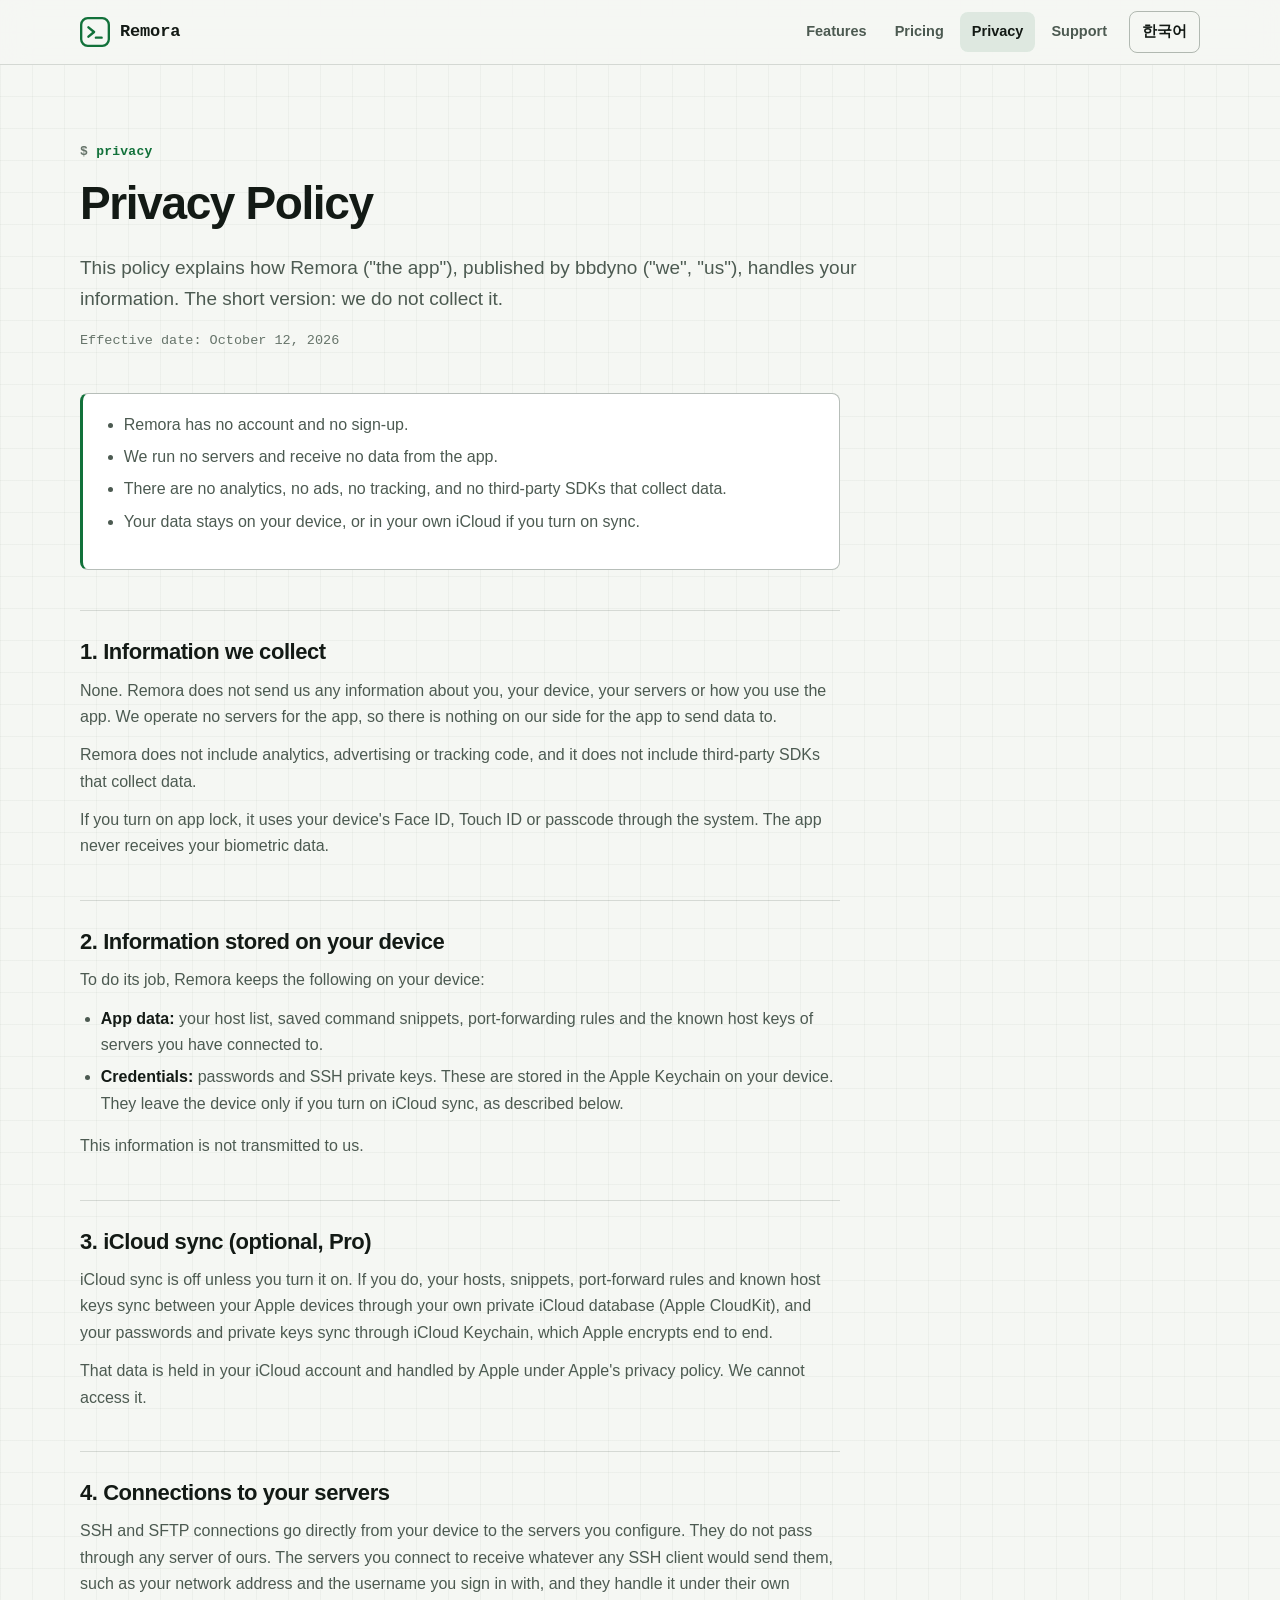
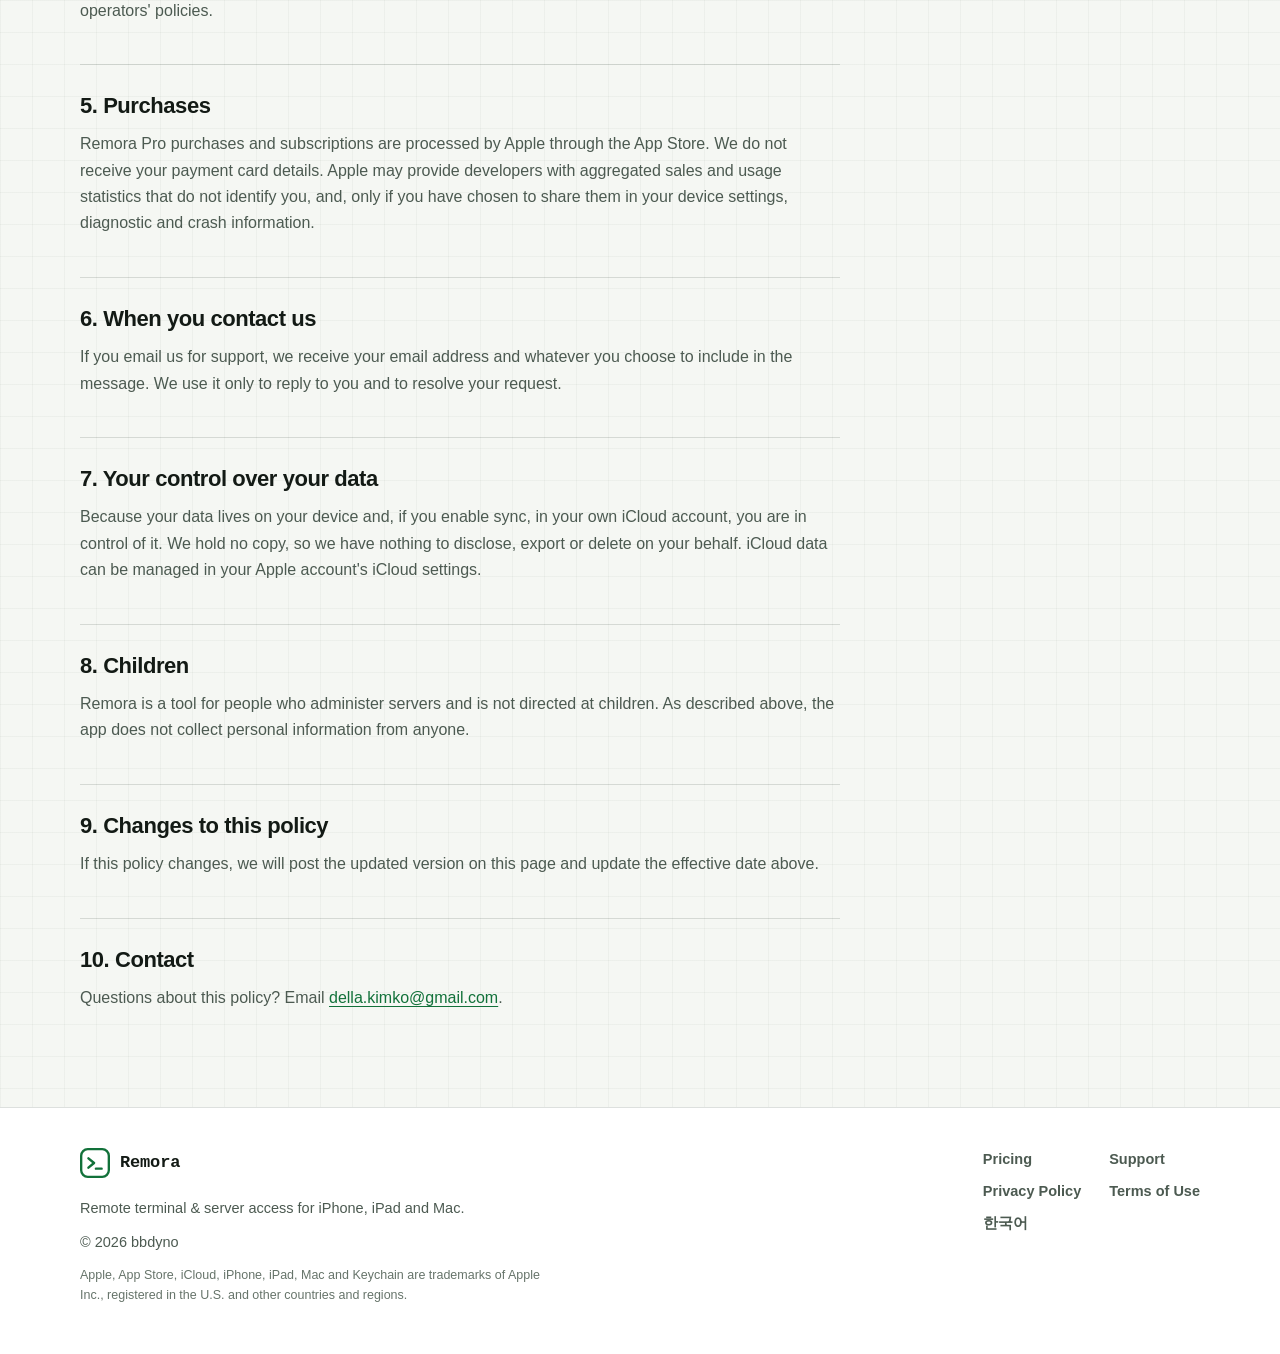
<file: privacy/index.html>
<!DOCTYPE html>
<!--
  TODO: have this policy reviewed before publishing
-->
<html lang="en">
<head>
  <meta charset="utf-8">
  <meta name="viewport" content="width=device-width, initial-scale=1">
  <title>Privacy Policy - Remora</title>
  <meta name="description" content="Remora privacy policy: no account, no analytics, no tracking. Your hosts and keys stay on your device, and optional sync uses your own iCloud.">
  <meta name="theme-color" content="#0b0e0c" media="(prefers-color-scheme: dark)">
  <meta name="theme-color" content="#f5f7f3" media="(prefers-color-scheme: light)">
  <meta name="color-scheme" content="dark light">
  <meta property="og:type" content="website">
  <meta property="og:title" content="Privacy Policy - Remora">
  <meta property="og:description" content="Remora privacy policy: no account, no analytics, no tracking. Your hosts and keys stay on your device, and optional sync uses your own iCloud.">
  <link rel="alternate" hreflang="ko" href="../ko/privacy/">
  <link rel="icon" type="image/svg+xml" href="../assets/favicon.svg">
  <link rel="stylesheet" href="../assets/site.css">
</head>
<body>
  <a class="skip-link" href="#main">Skip to content</a>

  <header class="site-header">
    <div class="site-header-inner">
      <a class="brand" href="../" aria-label="Remora home">
        <svg class="brand-mark" width="30" height="30" viewBox="0 0 32 32" aria-hidden="true" focusable="false"><rect x="1.25" y="1.25" width="29.5" height="29.5" rx="7" fill="none" stroke="currentColor" stroke-width="2.5"/><path d="M9 11l6 5-6 5" fill="none" stroke="currentColor" stroke-width="2.6" stroke-linecap="round" stroke-linejoin="round"/><path d="M17 22h6" stroke="currentColor" stroke-width="2.6" stroke-linecap="round"/></svg>
        <span>Remora</span>
      </a>

      <nav class="nav" aria-label="Main navigation">
        <a href="../#features">Features</a>
        <a href="../pricing/">Pricing</a>
        <a href="./" aria-current="page">Privacy</a>
        <a href="../support/">Support</a>
        <a class="language-link" href="../ko/privacy/" lang="ko" hreflang="ko">한국어</a>
      </nav>

      <details class="mobile-nav">
        <summary aria-label="Open navigation"></summary>
        <nav class="mobile-nav-panel" aria-label="Mobile navigation">
          <a href="../">Home</a>
          <a href="../#features">Features</a>
          <a href="../pricing/">Pricing</a>
          <a href="./" aria-current="page">Privacy</a>
          <a href="../support/">Support</a>
          <a href="../terms/">Terms of Use</a>
          <a href="../ko/privacy/" lang="ko" hreflang="ko">한국어</a>
        </nav>
      </details>
    </div>
  </header>

  <main id="main">
    <section class="page-head">
      <div class="container">
        <p class="eyebrow">privacy</p>
        <h1>Privacy Policy</h1>
        <p class="lede">This policy explains how Remora ("the app"), published by bbdyno ("we", "us"), handles your information. The short version: we do not collect it.</p>
        <p class="meta">Effective date: October 12, 2026</p>
      </div>
    </section>

    <div class="page-body">
      <div class="container">
        <article class="doc">
          <div class="callout">
            <ul>
              <li>Remora has no account and no sign-up.</li>
              <li>We run no servers and receive no data from the app.</li>
              <li>There are no analytics, no ads, no tracking, and no third-party SDKs that collect data.</li>
              <li>Your data stays on your device, or in your own iCloud if you turn on sync.</li>
            </ul>
          </div>

          <h2>1. Information we collect</h2>
          <p>None. Remora does not send us any information about you, your device, your servers or how you use the app. We operate no servers for the app, so there is nothing on our side for the app to send data to.</p>
          <p>Remora does not include analytics, advertising or tracking code, and it does not include third-party SDKs that collect data.</p>
          <p>If you turn on app lock, it uses your device's Face ID, Touch ID or passcode through the system. The app never receives your biometric data.</p>

          <h2>2. Information stored on your device</h2>
          <p>To do its job, Remora keeps the following on your device:</p>
          <ul>
            <li><strong>App data:</strong> your host list, saved command snippets, port-forwarding rules and the known host keys of servers you have connected to.</li>
            <li><strong>Credentials:</strong> passwords and SSH private keys. These are stored in the Apple Keychain on your device. They leave the device only if you turn on iCloud sync, as described below.</li>
          </ul>
          <p>This information is not transmitted to us.</p>

          <h2>3. iCloud sync (optional, Pro)</h2>
          <p>iCloud sync is off unless you turn it on. If you do, your hosts, snippets, port-forward rules and known host keys sync between your Apple devices through your own private iCloud database (Apple CloudKit), and your passwords and private keys sync through iCloud Keychain, which Apple encrypts end to end.</p>
          <p>That data is held in your iCloud account and handled by Apple under Apple's privacy policy. We cannot access it.</p>

          <h2>4. Connections to your servers</h2>
          <p>SSH and SFTP connections go directly from your device to the servers you configure. They do not pass through any server of ours. The servers you connect to receive whatever any SSH client would send them, such as your network address and the username you sign in with, and they handle it under their own operators' policies.</p>

          <h2>5. Purchases</h2>
          <p>Remora Pro purchases and subscriptions are processed by Apple through the App Store. We do not receive your payment card details. Apple may provide developers with aggregated sales and usage statistics that do not identify you, and, only if you have chosen to share them in your device settings, diagnostic and crash information.</p>

          <h2>6. When you contact us</h2>
          <p>If you email us for support, we receive your email address and whatever you choose to include in the message. We use it only to reply to you and to resolve your request.</p>

          <h2>7. Your control over your data</h2>
          <p>Because your data lives on your device and, if you enable sync, in your own iCloud account, you are in control of it. We hold no copy, so we have nothing to disclose, export or delete on your behalf. iCloud data can be managed in your Apple account's iCloud settings.</p>

          <h2>8. Children</h2>
          <p>Remora is a tool for people who administer servers and is not directed at children. As described above, the app does not collect personal information from anyone.</p>

          <h2>9. Changes to this policy</h2>
          <p>If this policy changes, we will post the updated version on this page and update the effective date above.</p>

          <h2>10. Contact</h2>
          <p>Questions about this policy? Email <a href="mailto:della.kimko@gmail.com">della.kimko@gmail.com</a>.</p>
        </article>
      </div>
    </div>
  </main>

  <footer class="site-footer">
    <div class="site-footer-inner">
      <div class="footer-brand">
        <a class="brand" href="../">
          <svg class="brand-mark" width="30" height="30" viewBox="0 0 32 32" aria-hidden="true" focusable="false"><rect x="1.25" y="1.25" width="29.5" height="29.5" rx="7" fill="none" stroke="currentColor" stroke-width="2.5"/><path d="M9 11l6 5-6 5" fill="none" stroke="currentColor" stroke-width="2.6" stroke-linecap="round" stroke-linejoin="round"/><path d="M17 22h6" stroke="currentColor" stroke-width="2.6" stroke-linecap="round"/></svg>
          <span>Remora</span>
        </a>
        <p>Remote terminal &amp; server access for iPhone, iPad and Mac.</p>
        <p>&copy; 2026 bbdyno</p>
        <p class="footer-legal">Apple, App Store, iCloud, iPhone, iPad, Mac and Keychain are trademarks of Apple Inc., registered in the U.S. and other countries and regions.</p>
      </div>
      <nav class="footer-links" aria-label="Footer navigation">
        <a href="../pricing/">Pricing</a>
        <a href="../support/">Support</a>
        <a href="./">Privacy Policy</a>
        <a href="../terms/">Terms of Use</a>
        <a href="../ko/privacy/" lang="ko" hreflang="ko">한국어</a>
      </nav>
    </div>
  </footer>
</body>
</html>
</file>
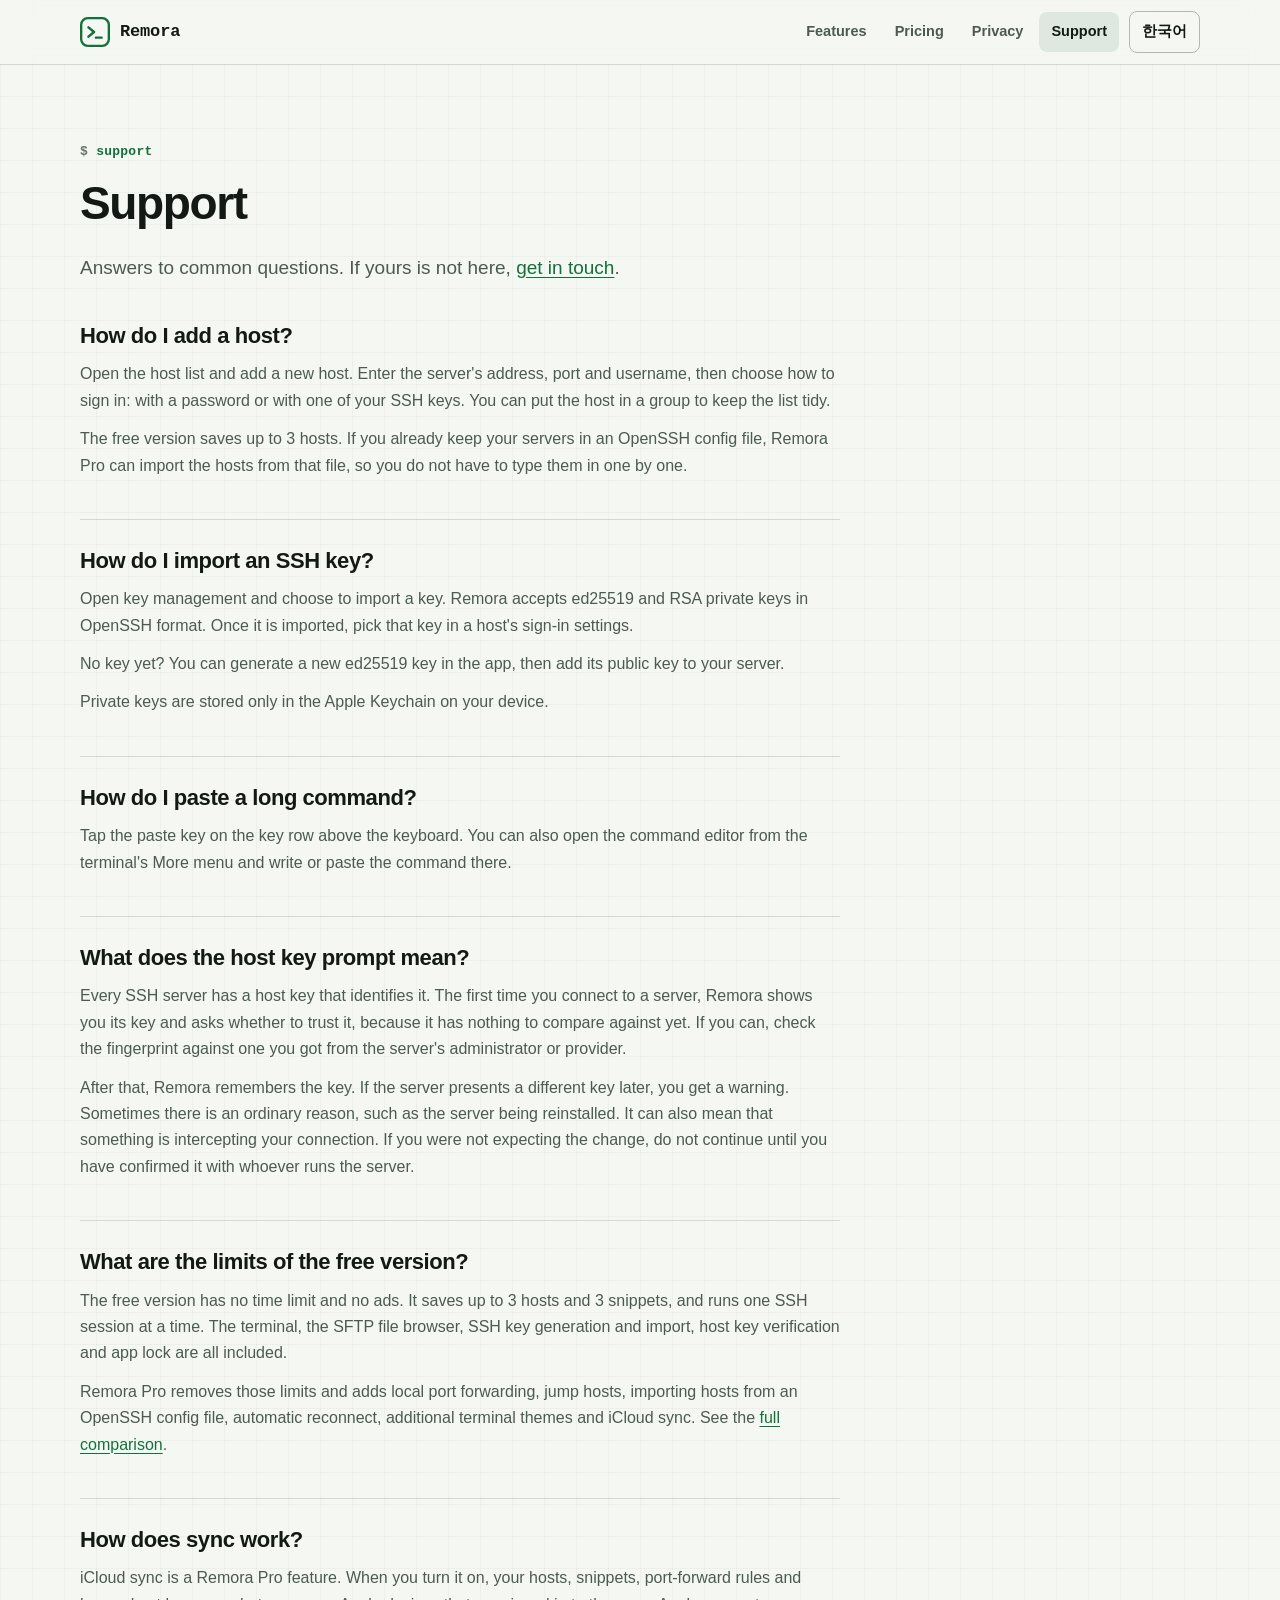
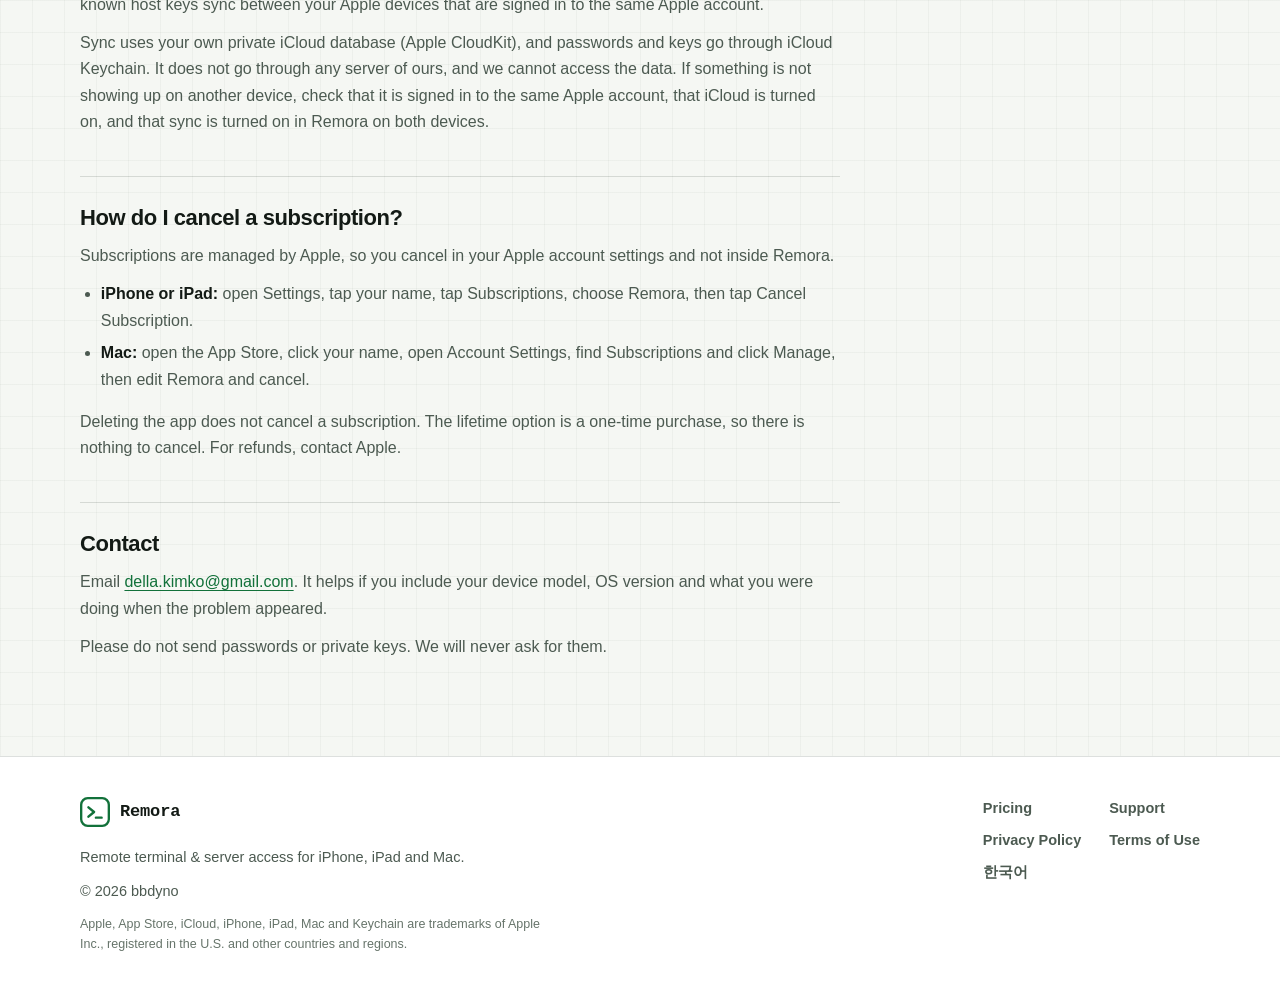
<file: support/index.html>
<!DOCTYPE html>
<!--
  TODO: check the step-by-step wording against the shipped app UI
-->
<html lang="en">
<head>
  <meta charset="utf-8">
  <meta name="viewport" content="width=device-width, initial-scale=1">
  <title>Support - Remora</title>
  <meta name="description" content="Help for Remora: adding a host, importing an SSH key, pasting a long command, the host key prompt, free version limits, iCloud sync, cancelling a subscription, and how to contact us.">
  <meta name="theme-color" content="#0b0e0c" media="(prefers-color-scheme: dark)">
  <meta name="theme-color" content="#f5f7f3" media="(prefers-color-scheme: light)">
  <meta name="color-scheme" content="dark light">
  <meta property="og:type" content="website">
  <meta property="og:title" content="Support - Remora">
  <meta property="og:description" content="Help for Remora: adding a host, importing an SSH key, pasting a long command, the host key prompt, free version limits, iCloud sync, cancelling a subscription, and how to contact us.">
  <link rel="alternate" hreflang="ko" href="../ko/support/">
  <link rel="icon" type="image/svg+xml" href="../assets/favicon.svg">
  <link rel="stylesheet" href="../assets/site.css">
</head>
<body>
  <a class="skip-link" href="#main">Skip to content</a>

  <header class="site-header">
    <div class="site-header-inner">
      <a class="brand" href="../" aria-label="Remora home">
        <svg class="brand-mark" width="30" height="30" viewBox="0 0 32 32" aria-hidden="true" focusable="false"><rect x="1.25" y="1.25" width="29.5" height="29.5" rx="7" fill="none" stroke="currentColor" stroke-width="2.5"/><path d="M9 11l6 5-6 5" fill="none" stroke="currentColor" stroke-width="2.6" stroke-linecap="round" stroke-linejoin="round"/><path d="M17 22h6" stroke="currentColor" stroke-width="2.6" stroke-linecap="round"/></svg>
        <span>Remora</span>
      </a>

      <nav class="nav" aria-label="Main navigation">
        <a href="../#features">Features</a>
        <a href="../pricing/">Pricing</a>
        <a href="../privacy/">Privacy</a>
        <a href="./" aria-current="page">Support</a>
        <a class="language-link" href="../ko/support/" lang="ko" hreflang="ko">한국어</a>
      </nav>

      <details class="mobile-nav">
        <summary aria-label="Open navigation"></summary>
        <nav class="mobile-nav-panel" aria-label="Mobile navigation">
          <a href="../">Home</a>
          <a href="../#features">Features</a>
          <a href="../pricing/">Pricing</a>
          <a href="../privacy/">Privacy</a>
          <a href="./" aria-current="page">Support</a>
          <a href="../terms/">Terms of Use</a>
          <a href="../ko/support/" lang="ko" hreflang="ko">한국어</a>
        </nav>
      </details>
    </div>
  </header>

  <main id="main">
    <section class="page-head">
      <div class="container">
        <p class="eyebrow">support</p>
        <h1>Support</h1>
        <p class="lede">Answers to common questions. If yours is not here, <a href="#contact">get in touch</a>.</p>
      </div>
    </section>

    <div class="page-body">
      <div class="container">
        <article class="doc">
          <h2 id="add-host">How do I add a host?</h2>
          <p>Open the host list and add a new host. Enter the server's address, port and username, then choose how to sign in: with a password or with one of your SSH keys. You can put the host in a group to keep the list tidy.</p>
          <p>The free version saves up to 3 hosts. If you already keep your servers in an OpenSSH config file, Remora Pro can import the hosts from that file, so you do not have to type them in one by one.</p>

          <h2 id="import-key">How do I import an SSH key?</h2>
          <p>Open key management and choose to import a key. Remora accepts ed25519 and RSA private keys in OpenSSH format. Once it is imported, pick that key in a host's sign-in settings.</p>
          <p>No key yet? You can generate a new ed25519 key in the app, then add its public key to your server.</p>
          <p>Private keys are stored only in the Apple Keychain on your device.</p>

          <h2 id="paste">How do I paste a long command?</h2>
          <p>Tap the paste key on the key row above the keyboard. You can also open the command editor from the terminal's More menu and write or paste the command there.</p>

          <h2 id="host-key">What does the host key prompt mean?</h2>
          <p>Every SSH server has a host key that identifies it. The first time you connect to a server, Remora shows you its key and asks whether to trust it, because it has nothing to compare against yet. If you can, check the fingerprint against one you got from the server's administrator or provider.</p>
          <p>After that, Remora remembers the key. If the server presents a different key later, you get a warning. Sometimes there is an ordinary reason, such as the server being reinstalled. It can also mean that something is intercepting your connection. If you were not expecting the change, do not continue until you have confirmed it with whoever runs the server.</p>

          <h2 id="free-limits">What are the limits of the free version?</h2>
          <p>The free version has no time limit and no ads. It saves up to 3 hosts and 3 snippets, and runs one SSH session at a time. The terminal, the SFTP file browser, SSH key generation and import, host key verification and app lock are all included.</p>
          <p>Remora Pro removes those limits and adds local port forwarding, jump hosts, importing hosts from an OpenSSH config file, automatic reconnect, additional terminal themes and iCloud sync. See the <a href="../pricing/">full comparison</a>.</p>

          <h2 id="sync">How does sync work?</h2>
          <p>iCloud sync is a Remora Pro feature. When you turn it on, your hosts, snippets, port-forward rules and known host keys sync between your Apple devices that are signed in to the same Apple account.</p>
          <p>Sync uses your own private iCloud database (Apple CloudKit), and passwords and keys go through iCloud Keychain. It does not go through any server of ours, and we cannot access the data. If something is not showing up on another device, check that it is signed in to the same Apple account, that iCloud is turned on, and that sync is turned on in Remora on both devices.</p>

          <h2 id="cancel">How do I cancel a subscription?</h2>
          <p>Subscriptions are managed by Apple, so you cancel in your Apple account settings and not inside Remora.</p>
          <ul>
            <li><strong>iPhone or iPad:</strong> open Settings, tap your name, tap Subscriptions, choose Remora, then tap Cancel Subscription.</li>
            <li><strong>Mac:</strong> open the App Store, click your name, open Account Settings, find Subscriptions and click Manage, then edit Remora and cancel.</li>
          </ul>
          <p>Deleting the app does not cancel a subscription. The lifetime option is a one-time purchase, so there is nothing to cancel. For refunds, contact Apple.</p>

          <h2 id="contact">Contact</h2>
          <p>Email <a href="mailto:della.kimko@gmail.com">della.kimko@gmail.com</a>. It helps if you include your device model, OS version and what you were doing when the problem appeared.</p>
          <p>Please do not send passwords or private keys. We will never ask for them.</p>
        </article>
      </div>
    </div>
  </main>

  <footer class="site-footer">
    <div class="site-footer-inner">
      <div class="footer-brand">
        <a class="brand" href="../">
          <svg class="brand-mark" width="30" height="30" viewBox="0 0 32 32" aria-hidden="true" focusable="false"><rect x="1.25" y="1.25" width="29.5" height="29.5" rx="7" fill="none" stroke="currentColor" stroke-width="2.5"/><path d="M9 11l6 5-6 5" fill="none" stroke="currentColor" stroke-width="2.6" stroke-linecap="round" stroke-linejoin="round"/><path d="M17 22h6" stroke="currentColor" stroke-width="2.6" stroke-linecap="round"/></svg>
          <span>Remora</span>
        </a>
        <p>Remote terminal &amp; server access for iPhone, iPad and Mac.</p>
        <p>&copy; 2026 bbdyno</p>
        <p class="footer-legal">Apple, App Store, iCloud, iPhone, iPad, Mac and Keychain are trademarks of Apple Inc., registered in the U.S. and other countries and regions.</p>
      </div>
      <nav class="footer-links" aria-label="Footer navigation">
        <a href="../pricing/">Pricing</a>
        <a href="./">Support</a>
        <a href="../privacy/">Privacy Policy</a>
        <a href="../terms/">Terms of Use</a>
        <a href="../ko/support/" lang="ko" hreflang="ko">한국어</a>
      </nav>
    </div>
  </footer>
</body>
</html>
</file>
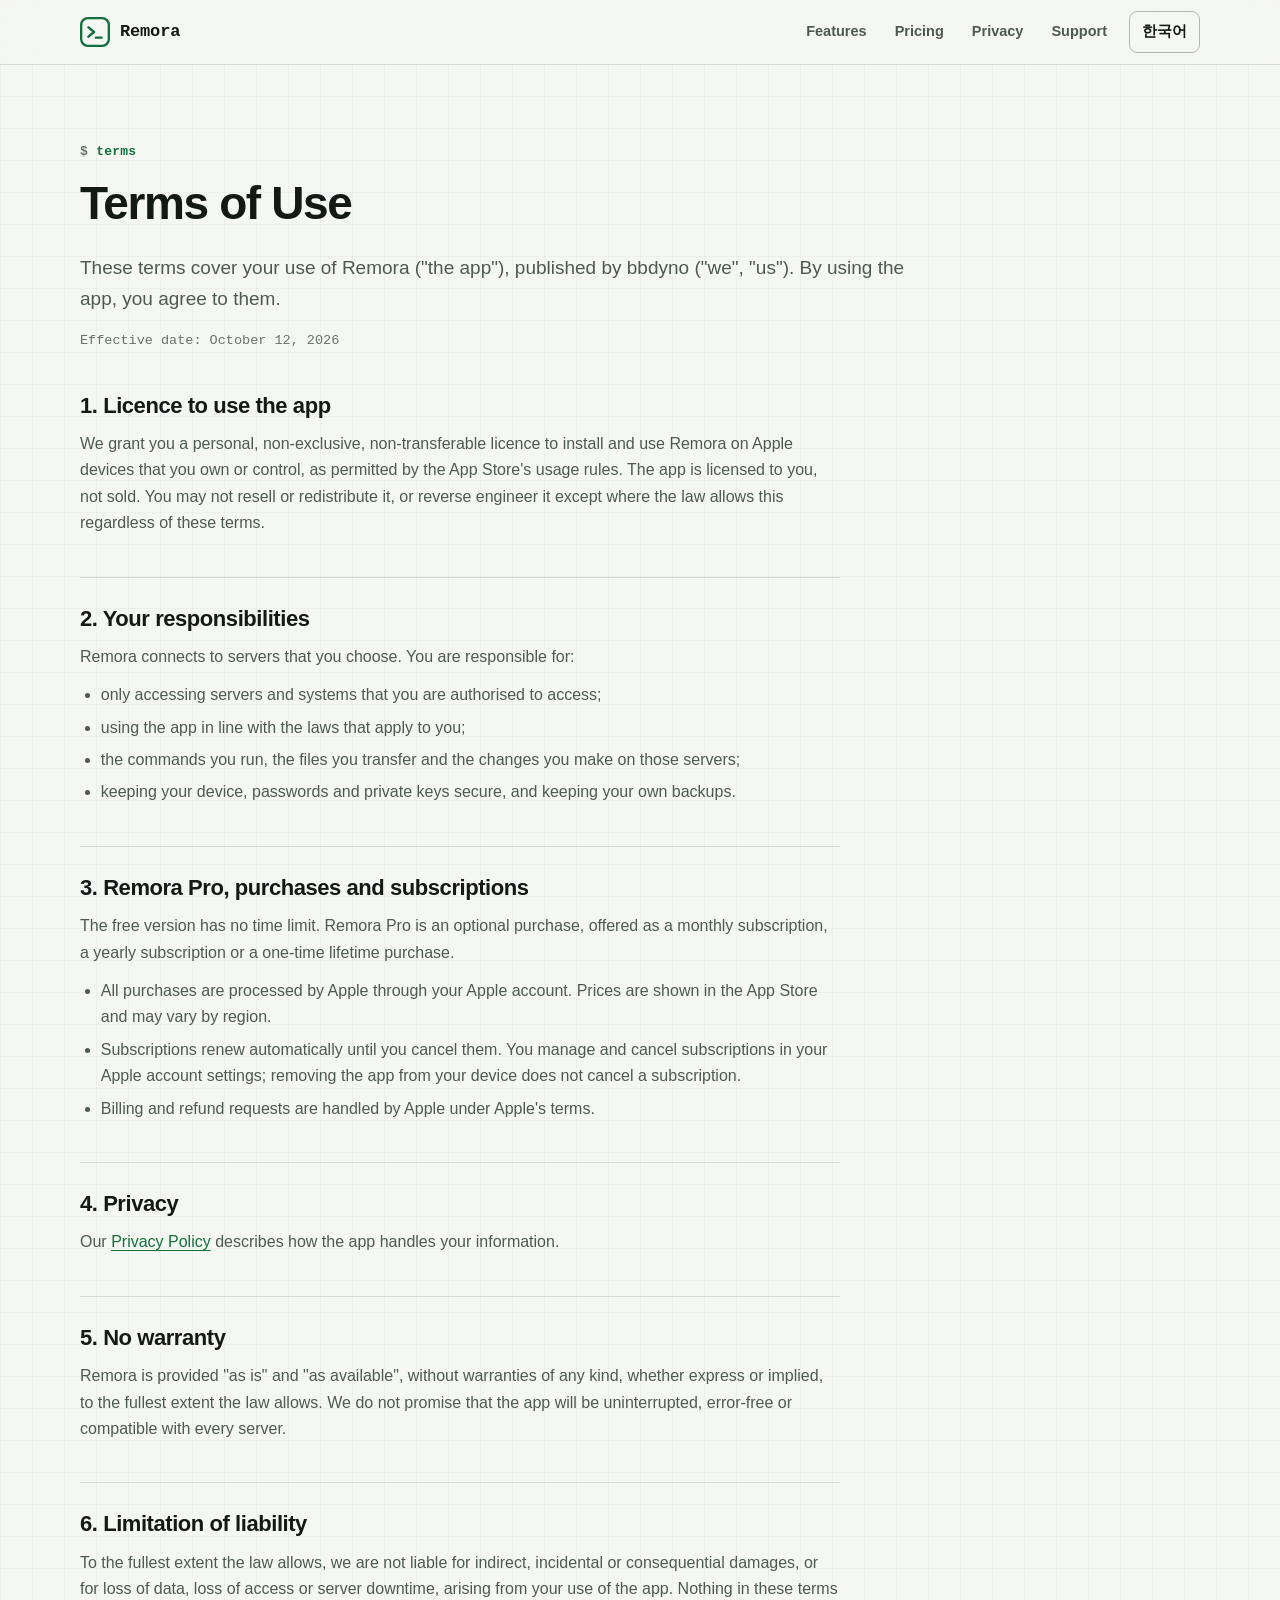
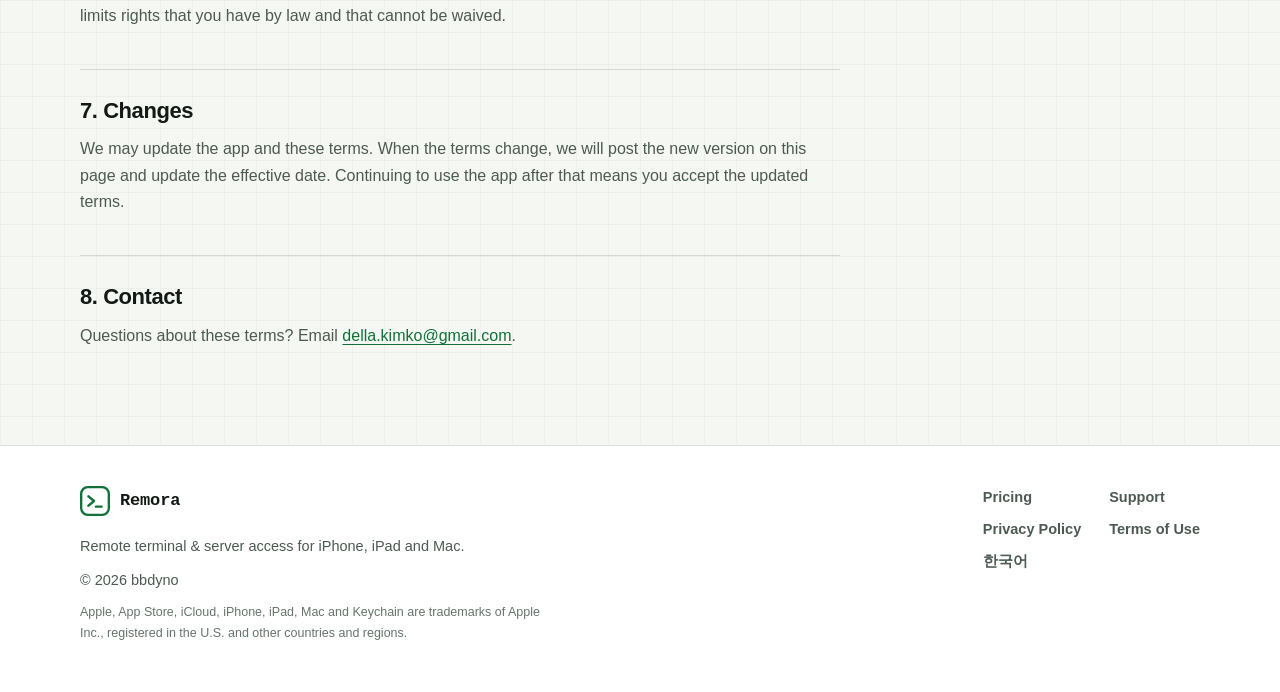
<file: terms/index.html>
<!DOCTYPE html>
<!--
  TODO: have this reviewed before publishing
-->
<html lang="en">
<head>
  <meta charset="utf-8">
  <meta name="viewport" content="width=device-width, initial-scale=1">
  <title>Terms of Use - Remora</title>
  <meta name="description" content="Terms of use for Remora, the SSH client for iPhone, iPad and Mac published by bbdyno.">
  <meta name="theme-color" content="#0b0e0c" media="(prefers-color-scheme: dark)">
  <meta name="theme-color" content="#f5f7f3" media="(prefers-color-scheme: light)">
  <meta name="color-scheme" content="dark light">
  <meta property="og:type" content="website">
  <meta property="og:title" content="Terms of Use - Remora">
  <meta property="og:description" content="Terms of use for Remora, the SSH client for iPhone, iPad and Mac published by bbdyno.">
  <link rel="alternate" hreflang="ko" href="../ko/terms/">
  <link rel="icon" type="image/svg+xml" href="../assets/favicon.svg">
  <link rel="stylesheet" href="../assets/site.css">
</head>
<body>
  <a class="skip-link" href="#main">Skip to content</a>

  <header class="site-header">
    <div class="site-header-inner">
      <a class="brand" href="../" aria-label="Remora home">
        <svg class="brand-mark" width="30" height="30" viewBox="0 0 32 32" aria-hidden="true" focusable="false"><rect x="1.25" y="1.25" width="29.5" height="29.5" rx="7" fill="none" stroke="currentColor" stroke-width="2.5"/><path d="M9 11l6 5-6 5" fill="none" stroke="currentColor" stroke-width="2.6" stroke-linecap="round" stroke-linejoin="round"/><path d="M17 22h6" stroke="currentColor" stroke-width="2.6" stroke-linecap="round"/></svg>
        <span>Remora</span>
      </a>

      <nav class="nav" aria-label="Main navigation">
        <a href="../#features">Features</a>
        <a href="../pricing/">Pricing</a>
        <a href="../privacy/">Privacy</a>
        <a href="../support/">Support</a>
        <a class="language-link" href="../ko/terms/" lang="ko" hreflang="ko">한국어</a>
      </nav>

      <details class="mobile-nav">
        <summary aria-label="Open navigation"></summary>
        <nav class="mobile-nav-panel" aria-label="Mobile navigation">
          <a href="../">Home</a>
          <a href="../#features">Features</a>
          <a href="../pricing/">Pricing</a>
          <a href="../privacy/">Privacy</a>
          <a href="../support/">Support</a>
          <a href="./" aria-current="page">Terms of Use</a>
          <a href="../ko/terms/" lang="ko" hreflang="ko">한국어</a>
        </nav>
      </details>
    </div>
  </header>

  <main id="main">
    <section class="page-head">
      <div class="container">
        <p class="eyebrow">terms</p>
        <h1>Terms of Use</h1>
        <p class="lede">These terms cover your use of Remora ("the app"), published by bbdyno ("we", "us"). By using the app, you agree to them.</p>
        <p class="meta">Effective date: October 12, 2026</p>
      </div>
    </section>

    <div class="page-body">
      <div class="container">
        <article class="doc">
          <h2>1. Licence to use the app</h2>
          <p>We grant you a personal, non-exclusive, non-transferable licence to install and use Remora on Apple devices that you own or control, as permitted by the App Store's usage rules. The app is licensed to you, not sold. You may not resell or redistribute it, or reverse engineer it except where the law allows this regardless of these terms.</p>

          <h2>2. Your responsibilities</h2>
          <p>Remora connects to servers that you choose. You are responsible for:</p>
          <ul>
            <li>only accessing servers and systems that you are authorised to access;</li>
            <li>using the app in line with the laws that apply to you;</li>
            <li>the commands you run, the files you transfer and the changes you make on those servers;</li>
            <li>keeping your device, passwords and private keys secure, and keeping your own backups.</li>
          </ul>

          <h2>3. Remora Pro, purchases and subscriptions</h2>
          <p>The free version has no time limit. Remora Pro is an optional purchase, offered as a monthly subscription, a yearly subscription or a one-time lifetime purchase.</p>
          <ul>
            <li>All purchases are processed by Apple through your Apple account. Prices are shown in the App Store and may vary by region.</li>
            <li>Subscriptions renew automatically until you cancel them. You manage and cancel subscriptions in your Apple account settings; removing the app from your device does not cancel a subscription.</li>
            <li>Billing and refund requests are handled by Apple under Apple's terms.</li>
          </ul>

          <h2>4. Privacy</h2>
          <p>Our <a href="../privacy/">Privacy Policy</a> describes how the app handles your information.</p>

          <h2>5. No warranty</h2>
          <p>Remora is provided "as is" and "as available", without warranties of any kind, whether express or implied, to the fullest extent the law allows. We do not promise that the app will be uninterrupted, error-free or compatible with every server.</p>

          <h2>6. Limitation of liability</h2>
          <p>To the fullest extent the law allows, we are not liable for indirect, incidental or consequential damages, or for loss of data, loss of access or server downtime, arising from your use of the app. Nothing in these terms limits rights that you have by law and that cannot be waived.</p>

          <h2>7. Changes</h2>
          <p>We may update the app and these terms. When the terms change, we will post the new version on this page and update the effective date. Continuing to use the app after that means you accept the updated terms.</p>

          <h2>8. Contact</h2>
          <p>Questions about these terms? Email <a href="mailto:della.kimko@gmail.com">della.kimko@gmail.com</a>.</p>
        </article>
      </div>
    </div>
  </main>

  <footer class="site-footer">
    <div class="site-footer-inner">
      <div class="footer-brand">
        <a class="brand" href="../">
          <svg class="brand-mark" width="30" height="30" viewBox="0 0 32 32" aria-hidden="true" focusable="false"><rect x="1.25" y="1.25" width="29.5" height="29.5" rx="7" fill="none" stroke="currentColor" stroke-width="2.5"/><path d="M9 11l6 5-6 5" fill="none" stroke="currentColor" stroke-width="2.6" stroke-linecap="round" stroke-linejoin="round"/><path d="M17 22h6" stroke="currentColor" stroke-width="2.6" stroke-linecap="round"/></svg>
          <span>Remora</span>
        </a>
        <p>Remote terminal &amp; server access for iPhone, iPad and Mac.</p>
        <p>&copy; 2026 bbdyno</p>
        <p class="footer-legal">Apple, App Store, iCloud, iPhone, iPad, Mac and Keychain are trademarks of Apple Inc., registered in the U.S. and other countries and regions.</p>
      </div>
      <nav class="footer-links" aria-label="Footer navigation">
        <a href="../pricing/">Pricing</a>
        <a href="../support/">Support</a>
        <a href="../privacy/">Privacy Policy</a>
        <a href="./">Terms of Use</a>
        <a href="../ko/terms/" lang="ko" hreflang="ko">한국어</a>
      </nav>
    </div>
  </footer>
</body>
</html>
</file>
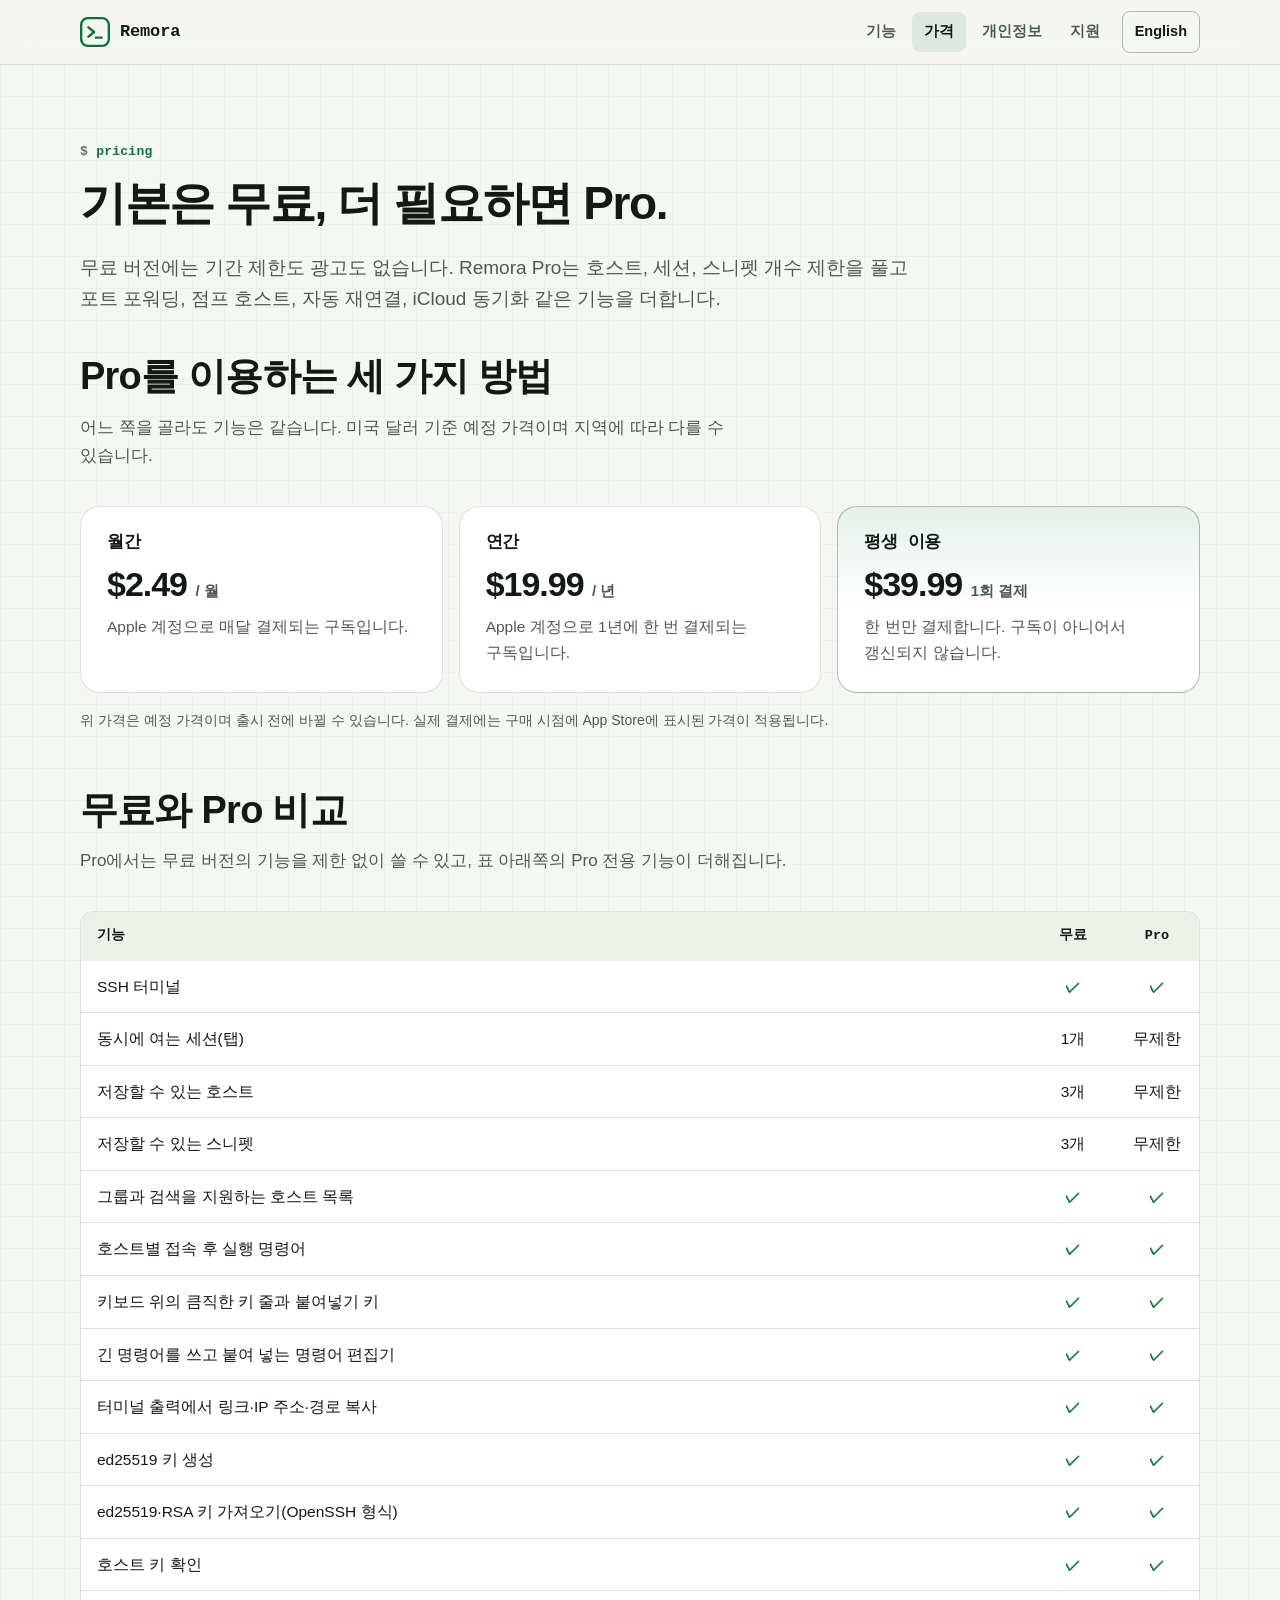
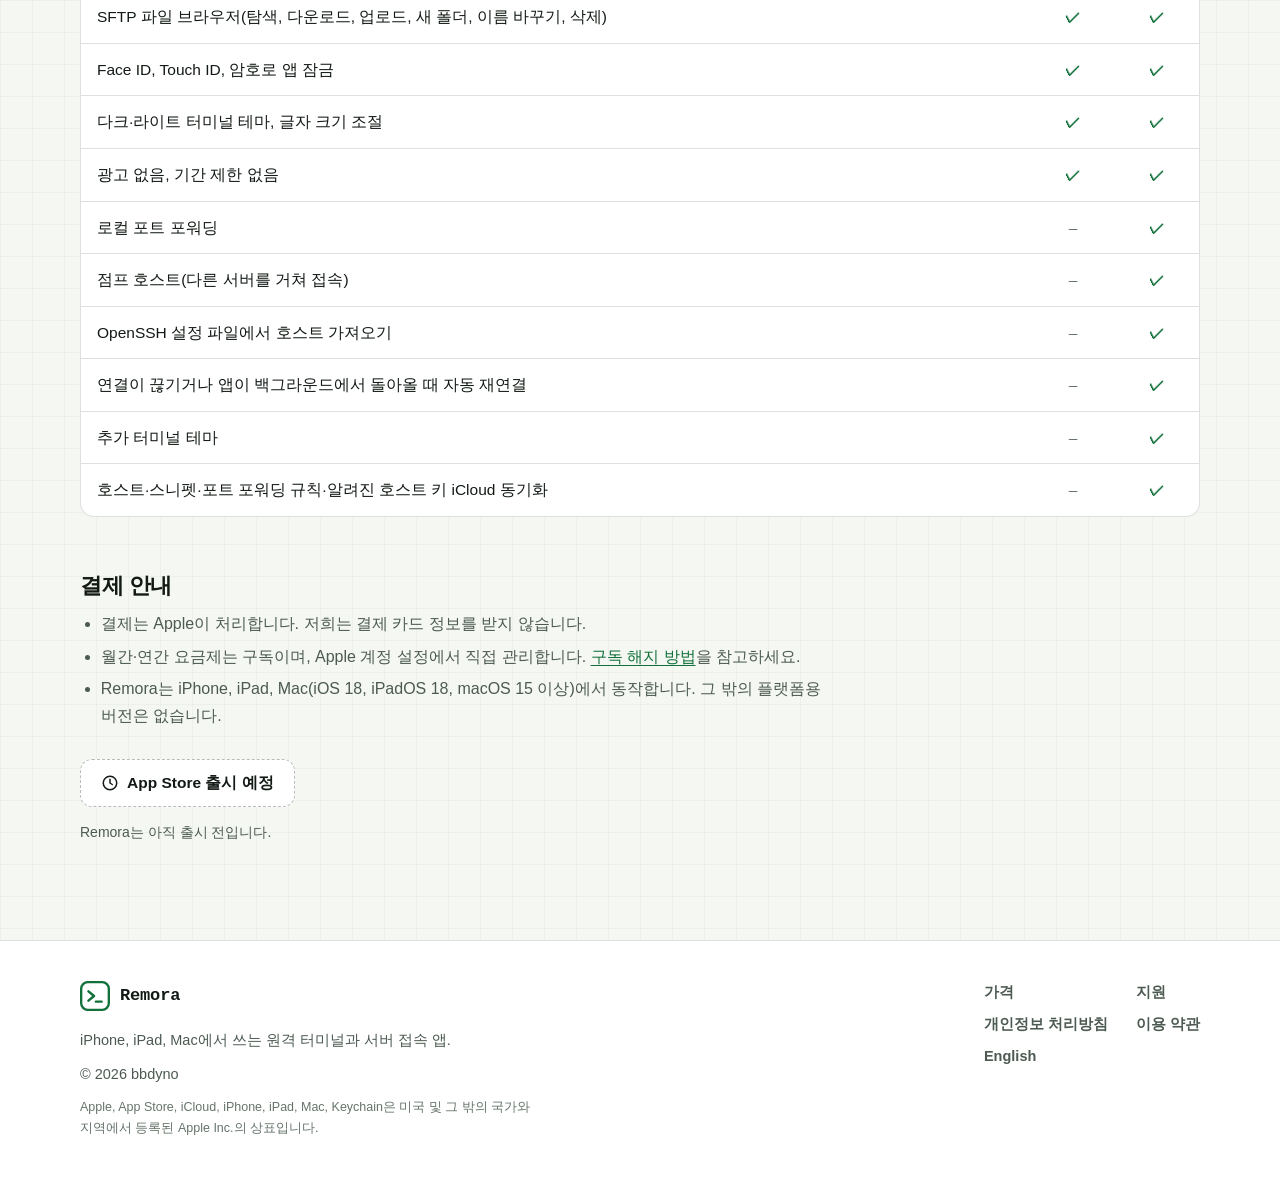
<file: ko/pricing/index.html>
<!DOCTYPE html>
<!--
  TODO: replace the placeholder App Store link (href="#", class "store-button") once the app is released
  TODO: confirm final Pro pricing before publishing (shown as planned pricing)
-->
<html lang="ko">
<head>
  <meta charset="utf-8">
  <meta name="viewport" content="width=device-width, initial-scale=1">
  <title>가격 - Remora</title>
  <meta name="description" content="Remora는 기간 제한과 광고 없이 무료로 쓸 수 있습니다(호스트 3개, 세션은 한 번에 하나). Remora Pro는 제한을 풀고 포트 포워딩, 점프 호스트, iCloud 동기화를 더합니다. 예정 가격 월 $2.49, 연 $19.99, 평생 이용 $39.99.">
  <meta name="theme-color" content="#0b0e0c" media="(prefers-color-scheme: dark)">
  <meta name="theme-color" content="#f5f7f3" media="(prefers-color-scheme: light)">
  <meta name="color-scheme" content="dark light">
  <meta property="og:type" content="website">
  <meta property="og:title" content="가격 - Remora">
  <meta property="og:description" content="Remora는 기간 제한과 광고 없이 무료로 쓸 수 있습니다(호스트 3개, 세션은 한 번에 하나). Remora Pro는 제한을 풀고 포트 포워딩, 점프 호스트, iCloud 동기화를 더합니다. 예정 가격 월 $2.49, 연 $19.99, 평생 이용 $39.99.">
  <link rel="alternate" hreflang="en" href="../../pricing/">
  <link rel="icon" type="image/svg+xml" href="../../assets/favicon.svg">
  <link rel="stylesheet" href="../../assets/site.css">
</head>
<body>
  <a class="skip-link" href="#main">본문으로 건너뛰기</a>

  <header class="site-header">
    <div class="site-header-inner">
      <a class="brand" href="../" aria-label="Remora 홈">
        <svg class="brand-mark" width="30" height="30" viewBox="0 0 32 32" aria-hidden="true" focusable="false"><rect x="1.25" y="1.25" width="29.5" height="29.5" rx="7" fill="none" stroke="currentColor" stroke-width="2.5"/><path d="M9 11l6 5-6 5" fill="none" stroke="currentColor" stroke-width="2.6" stroke-linecap="round" stroke-linejoin="round"/><path d="M17 22h6" stroke="currentColor" stroke-width="2.6" stroke-linecap="round"/></svg>
        <span>Remora</span>
      </a>

      <nav class="nav" aria-label="주요 메뉴">
        <a href="../#features">기능</a>
        <a href="./" aria-current="page">가격</a>
        <a href="../privacy/">개인정보</a>
        <a href="../support/">지원</a>
        <a class="language-link" href="../../pricing/" lang="en" hreflang="en">English</a>
      </nav>

      <details class="mobile-nav">
        <summary aria-label="메뉴 열기"></summary>
        <nav class="mobile-nav-panel" aria-label="모바일 메뉴">
          <a href="../">홈</a>
          <a href="../#features">기능</a>
          <a href="./" aria-current="page">가격</a>
          <a href="../privacy/">개인정보</a>
          <a href="../support/">지원</a>
          <a href="../terms/">이용 약관</a>
          <a href="../../pricing/" lang="en" hreflang="en">English</a>
        </nav>
      </details>
    </div>
  </header>

  <main id="main">
    <section class="page-head">
      <div class="container">
        <p class="eyebrow">pricing</p>
        <h1>기본은 무료, 더 필요하면 Pro.</h1>
        <p class="lede">무료 버전에는 기간 제한도 광고도 없습니다. Remora Pro는 호스트, 세션, 스니펫 개수 제한을 풀고 포트 포워딩, 점프 호스트, 자동 재연결, iCloud 동기화 같은 기능을 더합니다.</p>
      </div>
    </section>

    <div class="page-body">
      <div class="container">
        <section aria-labelledby="options-title">
          <div class="section-head">
            <h2 id="options-title">Pro를 이용하는 세 가지 방법</h2>
            <p>어느 쪽을 골라도 기능은 같습니다. 미국 달러 기준 예정 가격이며 지역에 따라 다를 수 있습니다.</p>
          </div>
          <div class="plans three">
            <article class="plan">
              <h3>월간</h3>
              <p class="price">$2.49 <small>/ 월</small></p>
              <p>Apple 계정으로 매달 결제되는 구독입니다.</p>
            </article>
            <article class="plan">
              <h3>연간</h3>
              <p class="price">$19.99 <small>/ 년</small></p>
              <p>Apple 계정으로 1년에 한 번 결제되는 구독입니다.</p>
            </article>
            <article class="plan is-pro">
              <h3>평생 이용</h3>
              <p class="price">$39.99 <small>1회 결제</small></p>
              <p>한 번만 결제합니다. 구독이 아니어서 갱신되지 않습니다.</p>
            </article>
          </div>
          <p class="note" style="margin-top:16px">위 가격은 예정 가격이며 출시 전에 바뀔 수 있습니다. 실제 결제에는 구매 시점에 App Store에 표시된 가격이 적용됩니다.</p>
        </section>

        <section aria-labelledby="compare-title" style="margin-top:56px">
          <div class="section-head">
            <h2 id="compare-title">무료와 Pro 비교</h2>
            <p>Pro에서는 무료 버전의 기능을 제한 없이 쓸 수 있고, 표 아래쪽의 Pro 전용 기능이 더해집니다.</p>
          </div>
          <div class="table-wrap">
          <table class="compare">
            <caption>Remora 무료 버전과 Pro에 포함된 기능</caption>
            <thead><tr><th scope="col">기능</th><th scope="col">무료</th><th scope="col">Pro</th></tr></thead>
            <tbody>
              <tr><th scope="row">SSH 터미널</th><td><span class="yes" aria-label="포함">&#10003;</span></td><td><span class="yes" aria-label="포함">&#10003;</span></td></tr>
              <tr><th scope="row">동시에 여는 세션(탭)</th><td>1개</td><td>무제한</td></tr>
              <tr><th scope="row">저장할 수 있는 호스트</th><td>3개</td><td>무제한</td></tr>
              <tr><th scope="row">저장할 수 있는 스니펫</th><td>3개</td><td>무제한</td></tr>
              <tr><th scope="row">그룹과 검색을 지원하는 호스트 목록</th><td><span class="yes" aria-label="포함">&#10003;</span></td><td><span class="yes" aria-label="포함">&#10003;</span></td></tr>
              <tr><th scope="row">호스트별 접속 후 실행 명령어</th><td><span class="yes" aria-label="포함">&#10003;</span></td><td><span class="yes" aria-label="포함">&#10003;</span></td></tr>
              <tr><th scope="row">키보드 위의 큼직한 키 줄과 붙여넣기 키</th><td><span class="yes" aria-label="포함">&#10003;</span></td><td><span class="yes" aria-label="포함">&#10003;</span></td></tr>
              <tr><th scope="row">긴 명령어를 쓰고 붙여 넣는 명령어 편집기</th><td><span class="yes" aria-label="포함">&#10003;</span></td><td><span class="yes" aria-label="포함">&#10003;</span></td></tr>
              <tr><th scope="row">터미널 출력에서 링크·IP 주소·경로 복사</th><td><span class="yes" aria-label="포함">&#10003;</span></td><td><span class="yes" aria-label="포함">&#10003;</span></td></tr>
              <tr><th scope="row">ed25519 키 생성</th><td><span class="yes" aria-label="포함">&#10003;</span></td><td><span class="yes" aria-label="포함">&#10003;</span></td></tr>
              <tr><th scope="row">ed25519·RSA 키 가져오기(OpenSSH 형식)</th><td><span class="yes" aria-label="포함">&#10003;</span></td><td><span class="yes" aria-label="포함">&#10003;</span></td></tr>
              <tr><th scope="row">호스트 키 확인</th><td><span class="yes" aria-label="포함">&#10003;</span></td><td><span class="yes" aria-label="포함">&#10003;</span></td></tr>
              <tr><th scope="row">SFTP 파일 브라우저(탐색, 다운로드, 업로드, 새 폴더, 이름 바꾸기, 삭제)</th><td><span class="yes" aria-label="포함">&#10003;</span></td><td><span class="yes" aria-label="포함">&#10003;</span></td></tr>
              <tr><th scope="row">Face ID, Touch ID, 암호로 앱 잠금</th><td><span class="yes" aria-label="포함">&#10003;</span></td><td><span class="yes" aria-label="포함">&#10003;</span></td></tr>
              <tr><th scope="row">다크·라이트 터미널 테마, 글자 크기 조절</th><td><span class="yes" aria-label="포함">&#10003;</span></td><td><span class="yes" aria-label="포함">&#10003;</span></td></tr>
              <tr><th scope="row">광고 없음, 기간 제한 없음</th><td><span class="yes" aria-label="포함">&#10003;</span></td><td><span class="yes" aria-label="포함">&#10003;</span></td></tr>
              <tr><th scope="row">로컬 포트 포워딩</th><td><span class="no" aria-label="미포함">&ndash;</span></td><td><span class="yes" aria-label="포함">&#10003;</span></td></tr>
              <tr><th scope="row">점프 호스트(다른 서버를 거쳐 접속)</th><td><span class="no" aria-label="미포함">&ndash;</span></td><td><span class="yes" aria-label="포함">&#10003;</span></td></tr>
              <tr><th scope="row">OpenSSH 설정 파일에서 호스트 가져오기</th><td><span class="no" aria-label="미포함">&ndash;</span></td><td><span class="yes" aria-label="포함">&#10003;</span></td></tr>
              <tr><th scope="row">연결이 끊기거나 앱이 백그라운드에서 돌아올 때 자동 재연결</th><td><span class="no" aria-label="미포함">&ndash;</span></td><td><span class="yes" aria-label="포함">&#10003;</span></td></tr>
              <tr><th scope="row">추가 터미널 테마</th><td><span class="no" aria-label="미포함">&ndash;</span></td><td><span class="yes" aria-label="포함">&#10003;</span></td></tr>
              <tr><th scope="row">호스트·스니펫·포트 포워딩 규칙·알려진 호스트 키 iCloud 동기화</th><td><span class="no" aria-label="미포함">&ndash;</span></td><td><span class="yes" aria-label="포함">&#10003;</span></td></tr>
            </tbody>
          </table>
        </div>
        </section>

        <section class="doc" aria-labelledby="billing-title" style="margin-top:56px">
          <h2 id="billing-title">결제 안내</h2>
          <ul>
            <li>결제는 Apple이 처리합니다. 저희는 결제 카드 정보를 받지 않습니다.</li>
            <li>월간·연간 요금제는 구독이며, Apple 계정 설정에서 직접 관리합니다. <a href="../support/#cancel">구독 해지 방법</a>을 참고하세요.</li>
            <li>Remora는 iPhone, iPad, Mac(iOS 18, iPadOS 18, macOS 15 이상)에서 동작합니다. 그 밖의 플랫폼용 버전은 없습니다.</li>
          </ul>
          <div class="actions">
            <a class="button store-button" href="#" aria-disabled="true" tabindex="-1"><svg width="18" height="18" viewBox="0 0 24 24" aria-hidden="true" focusable="false"><circle cx="12" cy="12" r="9" fill="none" stroke="currentColor" stroke-width="2"/><path d="M12 7v5l3 2" fill="none" stroke="currentColor" stroke-width="2" stroke-linecap="round" stroke-linejoin="round"/></svg>App Store 출시 예정</a>
          </div>
          <p class="note">Remora는 아직 출시 전입니다.</p>
        </section>
      </div>
    </div>
  </main>

  <footer class="site-footer">
    <div class="site-footer-inner">
      <div class="footer-brand">
        <a class="brand" href="../">
          <svg class="brand-mark" width="30" height="30" viewBox="0 0 32 32" aria-hidden="true" focusable="false"><rect x="1.25" y="1.25" width="29.5" height="29.5" rx="7" fill="none" stroke="currentColor" stroke-width="2.5"/><path d="M9 11l6 5-6 5" fill="none" stroke="currentColor" stroke-width="2.6" stroke-linecap="round" stroke-linejoin="round"/><path d="M17 22h6" stroke="currentColor" stroke-width="2.6" stroke-linecap="round"/></svg>
          <span>Remora</span>
        </a>
        <p>iPhone, iPad, Mac에서 쓰는 원격 터미널과 서버 접속 앱.</p>
        <p>&copy; 2026 bbdyno</p>
        <p class="footer-legal">Apple, App Store, iCloud, iPhone, iPad, Mac, Keychain은 미국 및 그 밖의 국가와 지역에서 등록된 Apple Inc.의 상표입니다.</p>
      </div>
      <nav class="footer-links" aria-label="하단 메뉴">
        <a href="./">가격</a>
        <a href="../support/">지원</a>
        <a href="../privacy/">개인정보 처리방침</a>
        <a href="../terms/">이용 약관</a>
        <a href="../../pricing/" lang="en" hreflang="en">English</a>
      </nav>
    </div>
  </footer>
</body>
</html>
</file>
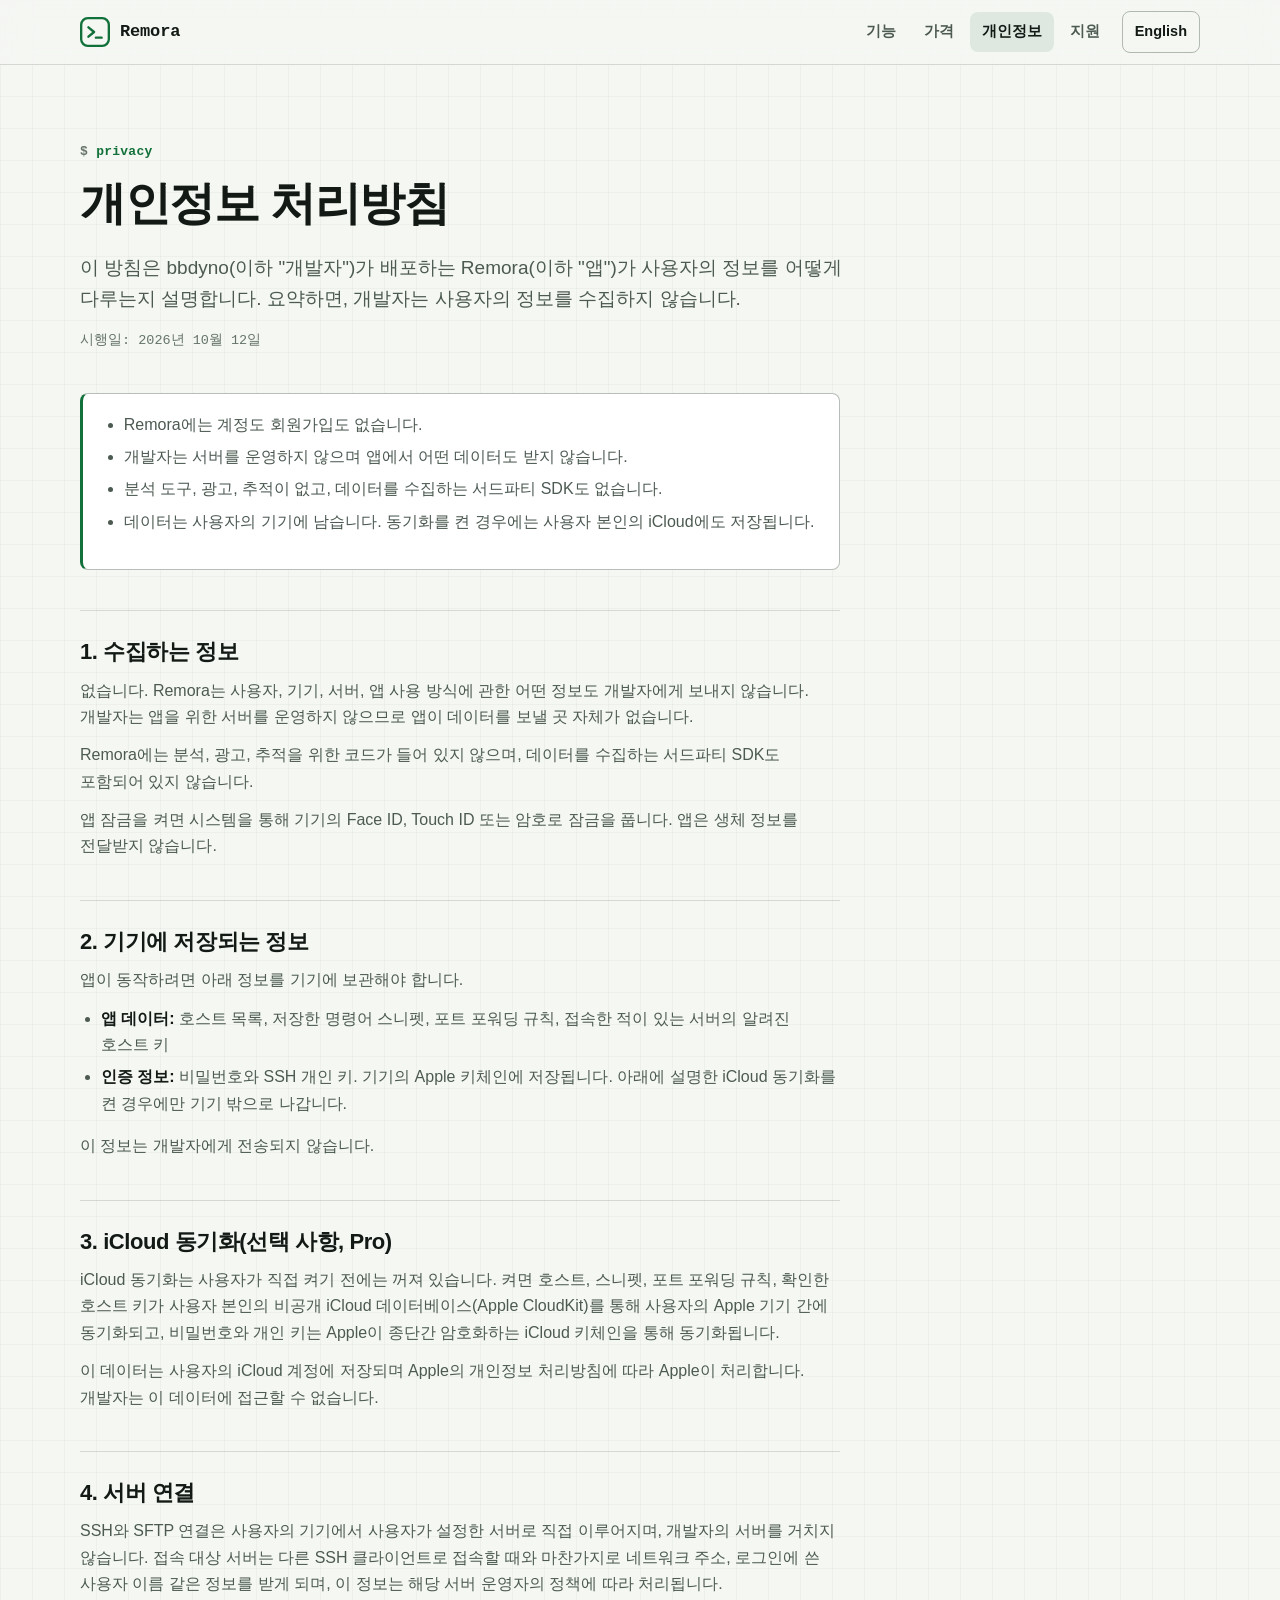
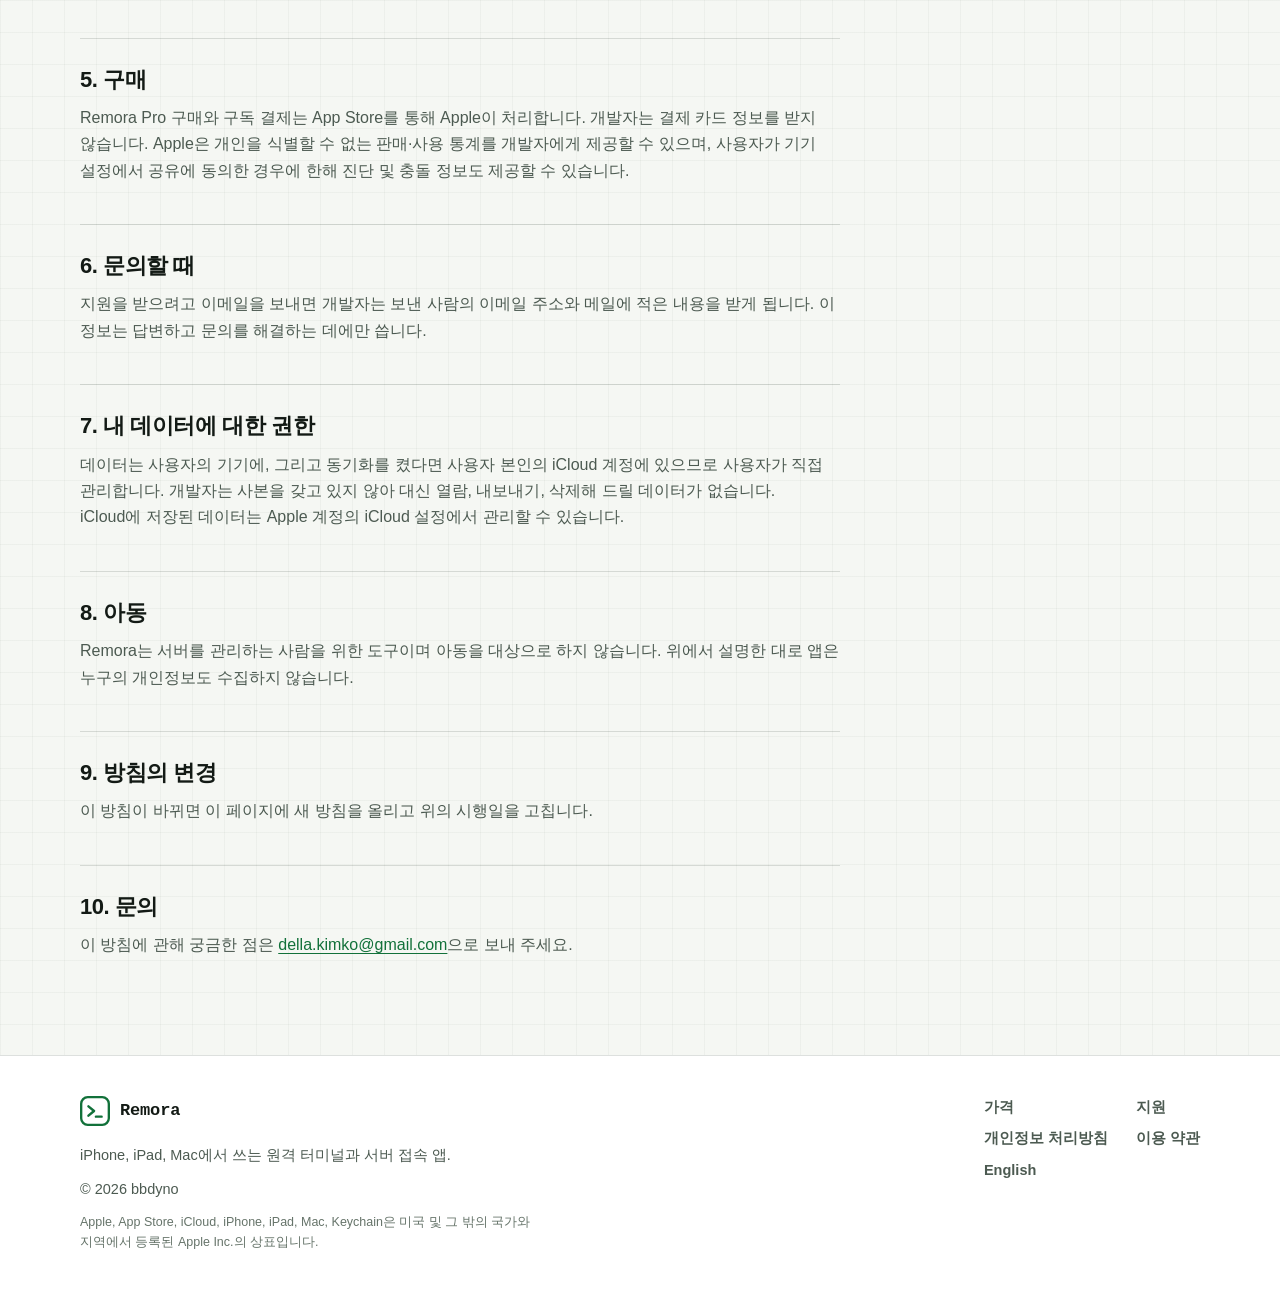
<file: ko/privacy/index.html>
<!DOCTYPE html>
<!--
  TODO: have this policy reviewed before publishing
-->
<html lang="ko">
<head>
  <meta charset="utf-8">
  <meta name="viewport" content="width=device-width, initial-scale=1">
  <title>개인정보 처리방침 - Remora</title>
  <meta name="description" content="Remora 개인정보 처리방침: 계정도, 분석 도구도, 추적도 없습니다. 호스트와 키는 기기에 남고, 동기화를 켜면 사용자 본인의 iCloud를 씁니다.">
  <meta name="theme-color" content="#0b0e0c" media="(prefers-color-scheme: dark)">
  <meta name="theme-color" content="#f5f7f3" media="(prefers-color-scheme: light)">
  <meta name="color-scheme" content="dark light">
  <meta property="og:type" content="website">
  <meta property="og:title" content="개인정보 처리방침 - Remora">
  <meta property="og:description" content="Remora 개인정보 처리방침: 계정도, 분석 도구도, 추적도 없습니다. 호스트와 키는 기기에 남고, 동기화를 켜면 사용자 본인의 iCloud를 씁니다.">
  <link rel="alternate" hreflang="en" href="../../privacy/">
  <link rel="icon" type="image/svg+xml" href="../../assets/favicon.svg">
  <link rel="stylesheet" href="../../assets/site.css">
</head>
<body>
  <a class="skip-link" href="#main">본문으로 건너뛰기</a>

  <header class="site-header">
    <div class="site-header-inner">
      <a class="brand" href="../" aria-label="Remora 홈">
        <svg class="brand-mark" width="30" height="30" viewBox="0 0 32 32" aria-hidden="true" focusable="false"><rect x="1.25" y="1.25" width="29.5" height="29.5" rx="7" fill="none" stroke="currentColor" stroke-width="2.5"/><path d="M9 11l6 5-6 5" fill="none" stroke="currentColor" stroke-width="2.6" stroke-linecap="round" stroke-linejoin="round"/><path d="M17 22h6" stroke="currentColor" stroke-width="2.6" stroke-linecap="round"/></svg>
        <span>Remora</span>
      </a>

      <nav class="nav" aria-label="주요 메뉴">
        <a href="../#features">기능</a>
        <a href="../pricing/">가격</a>
        <a href="./" aria-current="page">개인정보</a>
        <a href="../support/">지원</a>
        <a class="language-link" href="../../privacy/" lang="en" hreflang="en">English</a>
      </nav>

      <details class="mobile-nav">
        <summary aria-label="메뉴 열기"></summary>
        <nav class="mobile-nav-panel" aria-label="모바일 메뉴">
          <a href="../">홈</a>
          <a href="../#features">기능</a>
          <a href="../pricing/">가격</a>
          <a href="./" aria-current="page">개인정보</a>
          <a href="../support/">지원</a>
          <a href="../terms/">이용 약관</a>
          <a href="../../privacy/" lang="en" hreflang="en">English</a>
        </nav>
      </details>
    </div>
  </header>

  <main id="main">
    <section class="page-head">
      <div class="container">
        <p class="eyebrow">privacy</p>
        <h1>개인정보 처리방침</h1>
        <p class="lede">이 방침은 bbdyno(이하 "개발자")가 배포하는 Remora(이하 "앱")가 사용자의 정보를 어떻게 다루는지 설명합니다. 요약하면, 개발자는 사용자의 정보를 수집하지 않습니다.</p>
        <p class="meta">시행일: 2026년 10월 12일</p>
      </div>
    </section>

    <div class="page-body">
      <div class="container">
        <article class="doc">
          <div class="callout">
            <ul>
              <li>Remora에는 계정도 회원가입도 없습니다.</li>
              <li>개발자는 서버를 운영하지 않으며 앱에서 어떤 데이터도 받지 않습니다.</li>
              <li>분석 도구, 광고, 추적이 없고, 데이터를 수집하는 서드파티 SDK도 없습니다.</li>
              <li>데이터는 사용자의 기기에 남습니다. 동기화를 켠 경우에는 사용자 본인의 iCloud에도 저장됩니다.</li>
            </ul>
          </div>

          <h2>1. 수집하는 정보</h2>
          <p>없습니다. Remora는 사용자, 기기, 서버, 앱 사용 방식에 관한 어떤 정보도 개발자에게 보내지 않습니다. 개발자는 앱을 위한 서버를 운영하지 않으므로 앱이 데이터를 보낼 곳 자체가 없습니다.</p>
          <p>Remora에는 분석, 광고, 추적을 위한 코드가 들어 있지 않으며, 데이터를 수집하는 서드파티 SDK도 포함되어 있지 않습니다.</p>
          <p>앱 잠금을 켜면 시스템을 통해 기기의 Face ID, Touch ID 또는 암호로 잠금을 풉니다. 앱은 생체 정보를 전달받지 않습니다.</p>

          <h2>2. 기기에 저장되는 정보</h2>
          <p>앱이 동작하려면 아래 정보를 기기에 보관해야 합니다.</p>
          <ul>
            <li><strong>앱 데이터:</strong> 호스트 목록, 저장한 명령어 스니펫, 포트 포워딩 규칙, 접속한 적이 있는 서버의 알려진 호스트 키</li>
            <li><strong>인증 정보:</strong> 비밀번호와 SSH 개인 키. 기기의 Apple 키체인에 저장됩니다. 아래에 설명한 iCloud 동기화를 켠 경우에만 기기 밖으로 나갑니다.</li>
          </ul>
          <p>이 정보는 개발자에게 전송되지 않습니다.</p>

          <h2>3. iCloud 동기화(선택 사항, Pro)</h2>
          <p>iCloud 동기화는 사용자가 직접 켜기 전에는 꺼져 있습니다. 켜면 호스트, 스니펫, 포트 포워딩 규칙, 확인한 호스트 키가 사용자 본인의 비공개 iCloud 데이터베이스(Apple CloudKit)를 통해 사용자의 Apple 기기 간에 동기화되고, 비밀번호와 개인 키는 Apple이 종단간 암호화하는 iCloud 키체인을 통해 동기화됩니다.</p>
          <p>이 데이터는 사용자의 iCloud 계정에 저장되며 Apple의 개인정보 처리방침에 따라 Apple이 처리합니다. 개발자는 이 데이터에 접근할 수 없습니다.</p>

          <h2>4. 서버 연결</h2>
          <p>SSH와 SFTP 연결은 사용자의 기기에서 사용자가 설정한 서버로 직접 이루어지며, 개발자의 서버를 거치지 않습니다. 접속 대상 서버는 다른 SSH 클라이언트로 접속할 때와 마찬가지로 네트워크 주소, 로그인에 쓴 사용자 이름 같은 정보를 받게 되며, 이 정보는 해당 서버 운영자의 정책에 따라 처리됩니다.</p>

          <h2>5. 구매</h2>
          <p>Remora Pro 구매와 구독 결제는 App Store를 통해 Apple이 처리합니다. 개발자는 결제 카드 정보를 받지 않습니다. Apple은 개인을 식별할 수 없는 판매·사용 통계를 개발자에게 제공할 수 있으며, 사용자가 기기 설정에서 공유에 동의한 경우에 한해 진단 및 충돌 정보도 제공할 수 있습니다.</p>

          <h2>6. 문의할 때</h2>
          <p>지원을 받으려고 이메일을 보내면 개발자는 보낸 사람의 이메일 주소와 메일에 적은 내용을 받게 됩니다. 이 정보는 답변하고 문의를 해결하는 데에만 씁니다.</p>

          <h2>7. 내 데이터에 대한 권한</h2>
          <p>데이터는 사용자의 기기에, 그리고 동기화를 켰다면 사용자 본인의 iCloud 계정에 있으므로 사용자가 직접 관리합니다. 개발자는 사본을 갖고 있지 않아 대신 열람, 내보내기, 삭제해 드릴 데이터가 없습니다. iCloud에 저장된 데이터는 Apple 계정의 iCloud 설정에서 관리할 수 있습니다.</p>

          <h2>8. 아동</h2>
          <p>Remora는 서버를 관리하는 사람을 위한 도구이며 아동을 대상으로 하지 않습니다. 위에서 설명한 대로 앱은 누구의 개인정보도 수집하지 않습니다.</p>

          <h2>9. 방침의 변경</h2>
          <p>이 방침이 바뀌면 이 페이지에 새 방침을 올리고 위의 시행일을 고칩니다.</p>

          <h2>10. 문의</h2>
          <p>이 방침에 관해 궁금한 점은 <a href="mailto:della.kimko@gmail.com">della.kimko@gmail.com</a>으로 보내 주세요.</p>
        </article>
      </div>
    </div>
  </main>

  <footer class="site-footer">
    <div class="site-footer-inner">
      <div class="footer-brand">
        <a class="brand" href="../">
          <svg class="brand-mark" width="30" height="30" viewBox="0 0 32 32" aria-hidden="true" focusable="false"><rect x="1.25" y="1.25" width="29.5" height="29.5" rx="7" fill="none" stroke="currentColor" stroke-width="2.5"/><path d="M9 11l6 5-6 5" fill="none" stroke="currentColor" stroke-width="2.6" stroke-linecap="round" stroke-linejoin="round"/><path d="M17 22h6" stroke="currentColor" stroke-width="2.6" stroke-linecap="round"/></svg>
          <span>Remora</span>
        </a>
        <p>iPhone, iPad, Mac에서 쓰는 원격 터미널과 서버 접속 앱.</p>
        <p>&copy; 2026 bbdyno</p>
        <p class="footer-legal">Apple, App Store, iCloud, iPhone, iPad, Mac, Keychain은 미국 및 그 밖의 국가와 지역에서 등록된 Apple Inc.의 상표입니다.</p>
      </div>
      <nav class="footer-links" aria-label="하단 메뉴">
        <a href="../pricing/">가격</a>
        <a href="../support/">지원</a>
        <a href="./">개인정보 처리방침</a>
        <a href="../terms/">이용 약관</a>
        <a href="../../privacy/" lang="en" hreflang="en">English</a>
      </nav>
    </div>
  </footer>
</body>
</html>
</file>
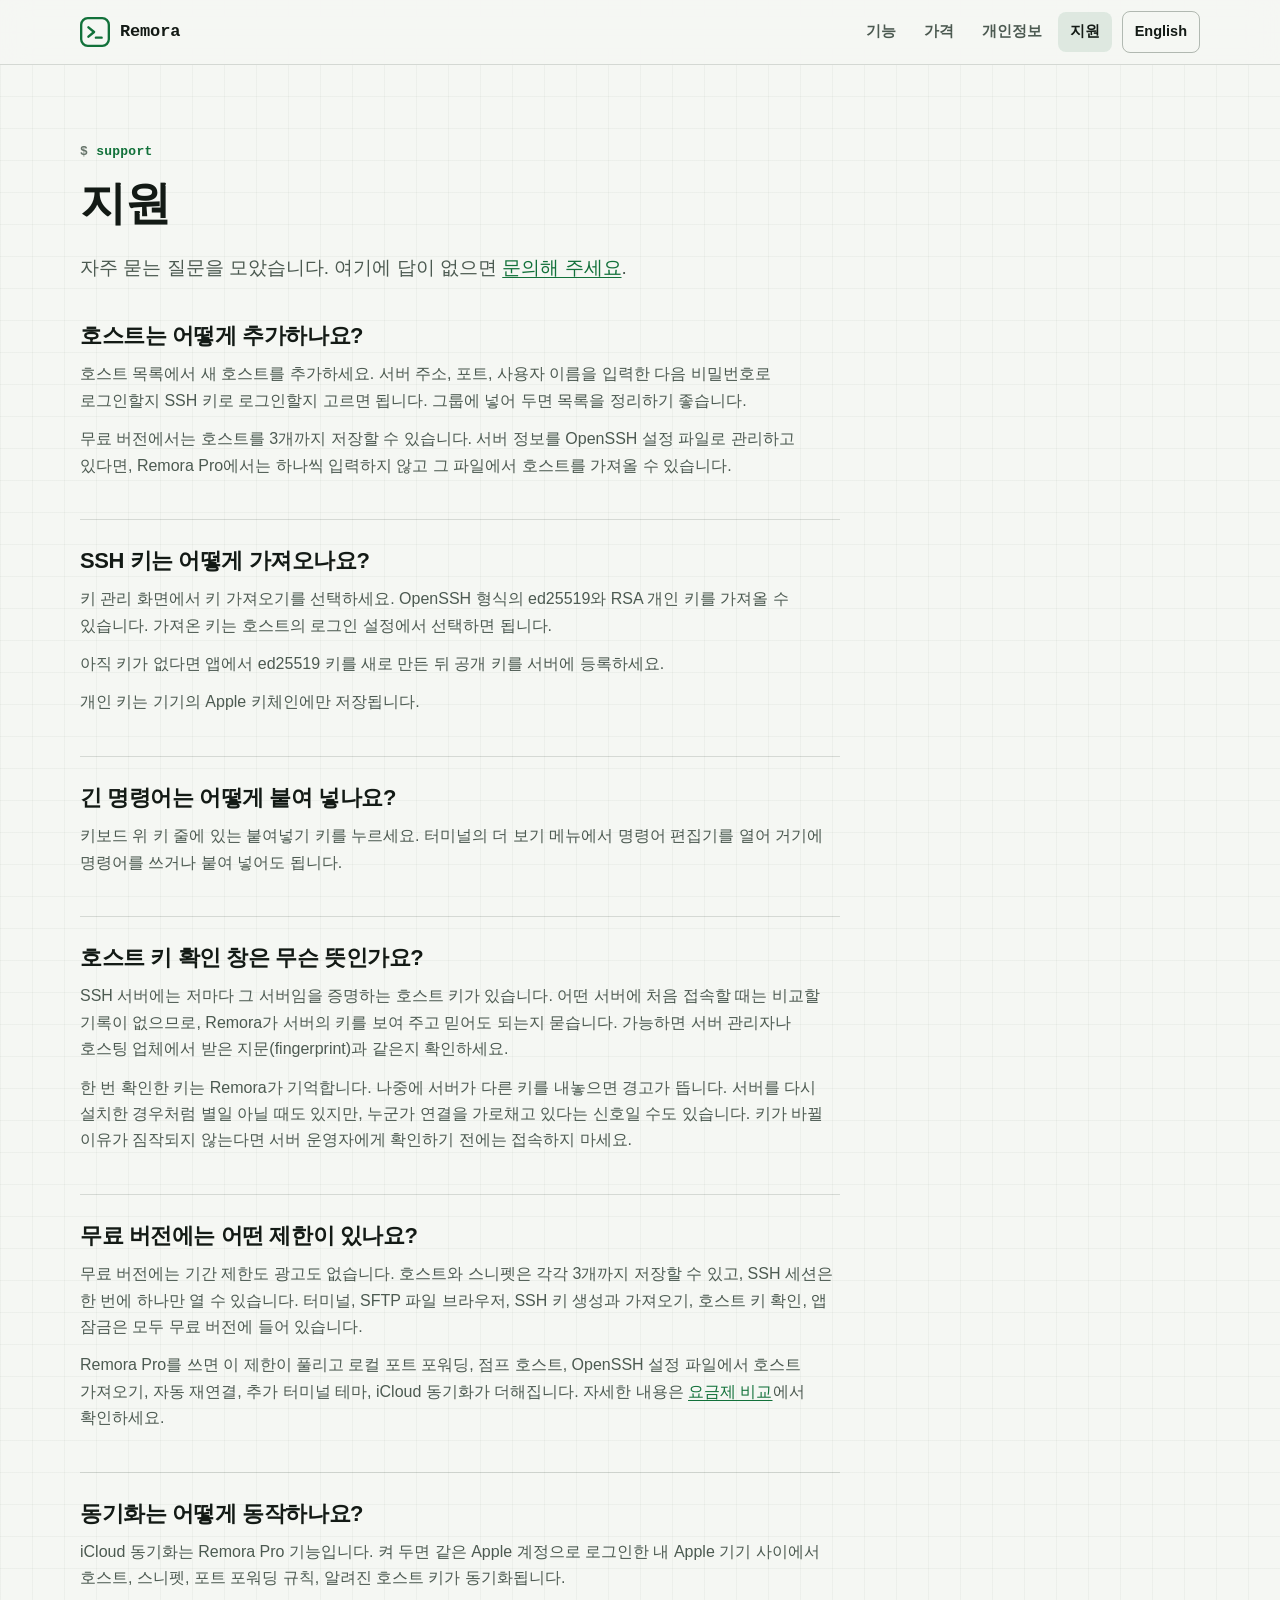
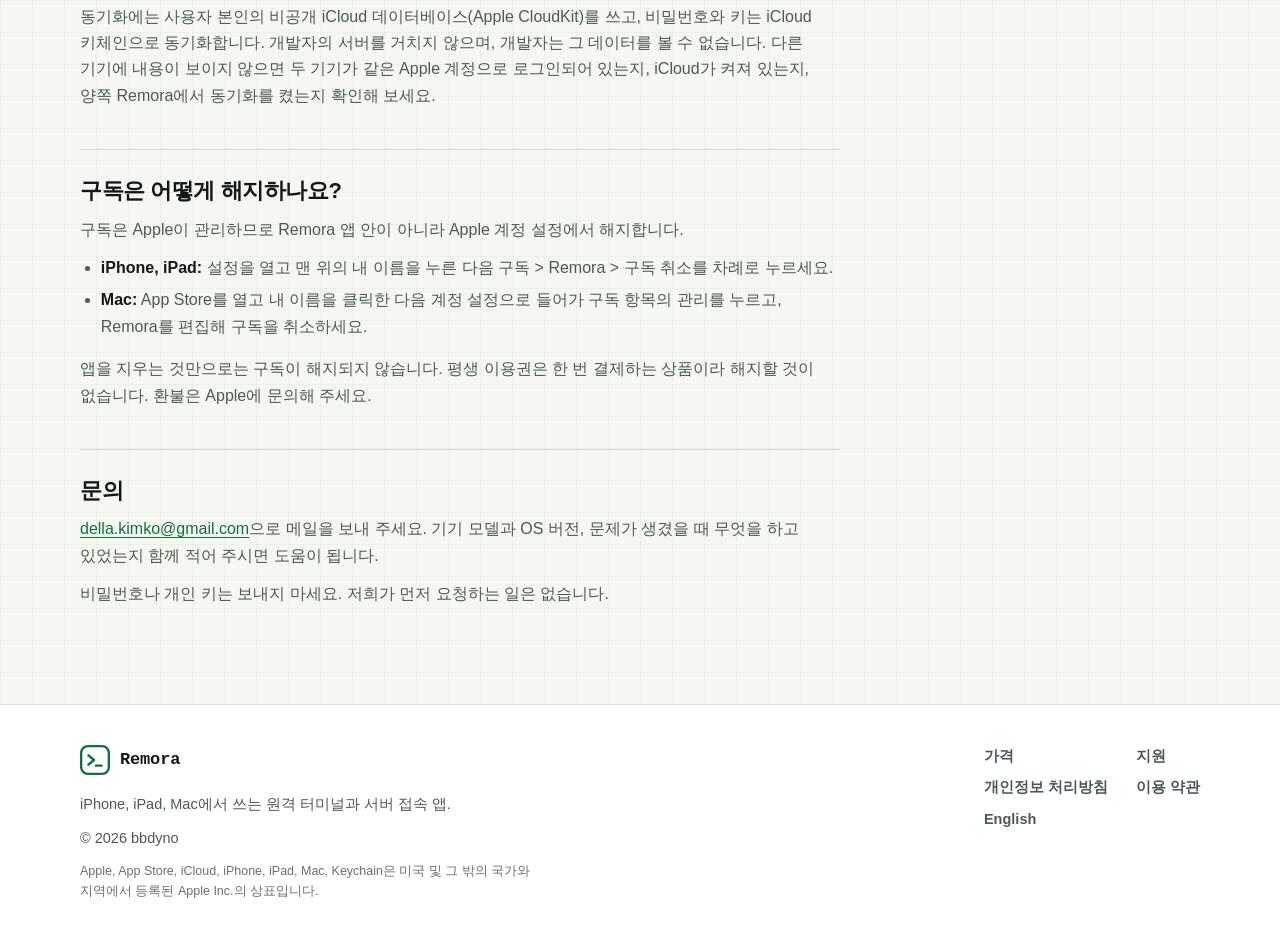
<file: ko/support/index.html>
<!DOCTYPE html>
<!--
  TODO: check the step-by-step wording against the shipped app UI
-->
<html lang="ko">
<head>
  <meta charset="utf-8">
  <meta name="viewport" content="width=device-width, initial-scale=1">
  <title>지원 - Remora</title>
  <meta name="description" content="Remora 도움말: 호스트 추가, SSH 키 가져오기, 긴 명령어 붙여넣기, 호스트 키 확인 창의 의미, 무료 버전의 제한, iCloud 동기화, 구독 해지 방법과 문의처.">
  <meta name="theme-color" content="#0b0e0c" media="(prefers-color-scheme: dark)">
  <meta name="theme-color" content="#f5f7f3" media="(prefers-color-scheme: light)">
  <meta name="color-scheme" content="dark light">
  <meta property="og:type" content="website">
  <meta property="og:title" content="지원 - Remora">
  <meta property="og:description" content="Remora 도움말: 호스트 추가, SSH 키 가져오기, 긴 명령어 붙여넣기, 호스트 키 확인 창의 의미, 무료 버전의 제한, iCloud 동기화, 구독 해지 방법과 문의처.">
  <link rel="alternate" hreflang="en" href="../../support/">
  <link rel="icon" type="image/svg+xml" href="../../assets/favicon.svg">
  <link rel="stylesheet" href="../../assets/site.css">
</head>
<body>
  <a class="skip-link" href="#main">본문으로 건너뛰기</a>

  <header class="site-header">
    <div class="site-header-inner">
      <a class="brand" href="../" aria-label="Remora 홈">
        <svg class="brand-mark" width="30" height="30" viewBox="0 0 32 32" aria-hidden="true" focusable="false"><rect x="1.25" y="1.25" width="29.5" height="29.5" rx="7" fill="none" stroke="currentColor" stroke-width="2.5"/><path d="M9 11l6 5-6 5" fill="none" stroke="currentColor" stroke-width="2.6" stroke-linecap="round" stroke-linejoin="round"/><path d="M17 22h6" stroke="currentColor" stroke-width="2.6" stroke-linecap="round"/></svg>
        <span>Remora</span>
      </a>

      <nav class="nav" aria-label="주요 메뉴">
        <a href="../#features">기능</a>
        <a href="../pricing/">가격</a>
        <a href="../privacy/">개인정보</a>
        <a href="./" aria-current="page">지원</a>
        <a class="language-link" href="../../support/" lang="en" hreflang="en">English</a>
      </nav>

      <details class="mobile-nav">
        <summary aria-label="메뉴 열기"></summary>
        <nav class="mobile-nav-panel" aria-label="모바일 메뉴">
          <a href="../">홈</a>
          <a href="../#features">기능</a>
          <a href="../pricing/">가격</a>
          <a href="../privacy/">개인정보</a>
          <a href="./" aria-current="page">지원</a>
          <a href="../terms/">이용 약관</a>
          <a href="../../support/" lang="en" hreflang="en">English</a>
        </nav>
      </details>
    </div>
  </header>

  <main id="main">
    <section class="page-head">
      <div class="container">
        <p class="eyebrow">support</p>
        <h1>지원</h1>
        <p class="lede">자주 묻는 질문을 모았습니다. 여기에 답이 없으면 <a href="#contact">문의해 주세요</a>.</p>
      </div>
    </section>

    <div class="page-body">
      <div class="container">
        <article class="doc">
          <h2 id="add-host">호스트는 어떻게 추가하나요?</h2>
          <p>호스트 목록에서 새 호스트를 추가하세요. 서버 주소, 포트, 사용자 이름을 입력한 다음 비밀번호로 로그인할지 SSH 키로 로그인할지 고르면 됩니다. 그룹에 넣어 두면 목록을 정리하기 좋습니다.</p>
          <p>무료 버전에서는 호스트를 3개까지 저장할 수 있습니다. 서버 정보를 OpenSSH 설정 파일로 관리하고 있다면, Remora Pro에서는 하나씩 입력하지 않고 그 파일에서 호스트를 가져올 수 있습니다.</p>

          <h2 id="import-key">SSH 키는 어떻게 가져오나요?</h2>
          <p>키 관리 화면에서 키 가져오기를 선택하세요. OpenSSH 형식의 ed25519와 RSA 개인 키를 가져올 수 있습니다. 가져온 키는 호스트의 로그인 설정에서 선택하면 됩니다.</p>
          <p>아직 키가 없다면 앱에서 ed25519 키를 새로 만든 뒤 공개 키를 서버에 등록하세요.</p>
          <p>개인 키는 기기의 Apple 키체인에만 저장됩니다.</p>

          <h2 id="paste">긴 명령어는 어떻게 붙여 넣나요?</h2>
          <p>키보드 위 키 줄에 있는 붙여넣기 키를 누르세요. 터미널의 더 보기 메뉴에서 명령어 편집기를 열어 거기에 명령어를 쓰거나 붙여 넣어도 됩니다.</p>

          <h2 id="host-key">호스트 키 확인 창은 무슨 뜻인가요?</h2>
          <p>SSH 서버에는 저마다 그 서버임을 증명하는 호스트 키가 있습니다. 어떤 서버에 처음 접속할 때는 비교할 기록이 없으므로, Remora가 서버의 키를 보여 주고 믿어도 되는지 묻습니다. 가능하면 서버 관리자나 호스팅 업체에서 받은 지문(fingerprint)과 같은지 확인하세요.</p>
          <p>한 번 확인한 키는 Remora가 기억합니다. 나중에 서버가 다른 키를 내놓으면 경고가 뜹니다. 서버를 다시 설치한 경우처럼 별일 아닐 때도 있지만, 누군가 연결을 가로채고 있다는 신호일 수도 있습니다. 키가 바뀔 이유가 짐작되지 않는다면 서버 운영자에게 확인하기 전에는 접속하지 마세요.</p>

          <h2 id="free-limits">무료 버전에는 어떤 제한이 있나요?</h2>
          <p>무료 버전에는 기간 제한도 광고도 없습니다. 호스트와 스니펫은 각각 3개까지 저장할 수 있고, SSH 세션은 한 번에 하나만 열 수 있습니다. 터미널, SFTP 파일 브라우저, SSH 키 생성과 가져오기, 호스트 키 확인, 앱 잠금은 모두 무료 버전에 들어 있습니다.</p>
          <p>Remora Pro를 쓰면 이 제한이 풀리고 로컬 포트 포워딩, 점프 호스트, OpenSSH 설정 파일에서 호스트 가져오기, 자동 재연결, 추가 터미널 테마, iCloud 동기화가 더해집니다. 자세한 내용은 <a href="../pricing/">요금제 비교</a>에서 확인하세요.</p>

          <h2 id="sync">동기화는 어떻게 동작하나요?</h2>
          <p>iCloud 동기화는 Remora Pro 기능입니다. 켜 두면 같은 Apple 계정으로 로그인한 내 Apple 기기 사이에서 호스트, 스니펫, 포트 포워딩 규칙, 알려진 호스트 키가 동기화됩니다.</p>
          <p>동기화에는 사용자 본인의 비공개 iCloud 데이터베이스(Apple CloudKit)를 쓰고, 비밀번호와 키는 iCloud 키체인으로 동기화합니다. 개발자의 서버를 거치지 않으며, 개발자는 그 데이터를 볼 수 없습니다. 다른 기기에 내용이 보이지 않으면 두 기기가 같은 Apple 계정으로 로그인되어 있는지, iCloud가 켜져 있는지, 양쪽 Remora에서 동기화를 켰는지 확인해 보세요.</p>

          <h2 id="cancel">구독은 어떻게 해지하나요?</h2>
          <p>구독은 Apple이 관리하므로 Remora 앱 안이 아니라 Apple 계정 설정에서 해지합니다.</p>
          <ul>
            <li><strong>iPhone, iPad:</strong> 설정을 열고 맨 위의 내 이름을 누른 다음 구독 &gt; Remora &gt; 구독 취소를 차례로 누르세요.</li>
            <li><strong>Mac:</strong> App Store를 열고 내 이름을 클릭한 다음 계정 설정으로 들어가 구독 항목의 관리를 누르고, Remora를 편집해 구독을 취소하세요.</li>
          </ul>
          <p>앱을 지우는 것만으로는 구독이 해지되지 않습니다. 평생 이용권은 한 번 결제하는 상품이라 해지할 것이 없습니다. 환불은 Apple에 문의해 주세요.</p>

          <h2 id="contact">문의</h2>
          <p><a href="mailto:della.kimko@gmail.com">della.kimko@gmail.com</a>으로 메일을 보내 주세요. 기기 모델과 OS 버전, 문제가 생겼을 때 무엇을 하고 있었는지 함께 적어 주시면 도움이 됩니다.</p>
          <p>비밀번호나 개인 키는 보내지 마세요. 저희가 먼저 요청하는 일은 없습니다.</p>
        </article>
      </div>
    </div>
  </main>

  <footer class="site-footer">
    <div class="site-footer-inner">
      <div class="footer-brand">
        <a class="brand" href="../">
          <svg class="brand-mark" width="30" height="30" viewBox="0 0 32 32" aria-hidden="true" focusable="false"><rect x="1.25" y="1.25" width="29.5" height="29.5" rx="7" fill="none" stroke="currentColor" stroke-width="2.5"/><path d="M9 11l6 5-6 5" fill="none" stroke="currentColor" stroke-width="2.6" stroke-linecap="round" stroke-linejoin="round"/><path d="M17 22h6" stroke="currentColor" stroke-width="2.6" stroke-linecap="round"/></svg>
          <span>Remora</span>
        </a>
        <p>iPhone, iPad, Mac에서 쓰는 원격 터미널과 서버 접속 앱.</p>
        <p>&copy; 2026 bbdyno</p>
        <p class="footer-legal">Apple, App Store, iCloud, iPhone, iPad, Mac, Keychain은 미국 및 그 밖의 국가와 지역에서 등록된 Apple Inc.의 상표입니다.</p>
      </div>
      <nav class="footer-links" aria-label="하단 메뉴">
        <a href="../pricing/">가격</a>
        <a href="./">지원</a>
        <a href="../privacy/">개인정보 처리방침</a>
        <a href="../terms/">이용 약관</a>
        <a href="../../support/" lang="en" hreflang="en">English</a>
      </nav>
    </div>
  </footer>
</body>
</html>
</file>
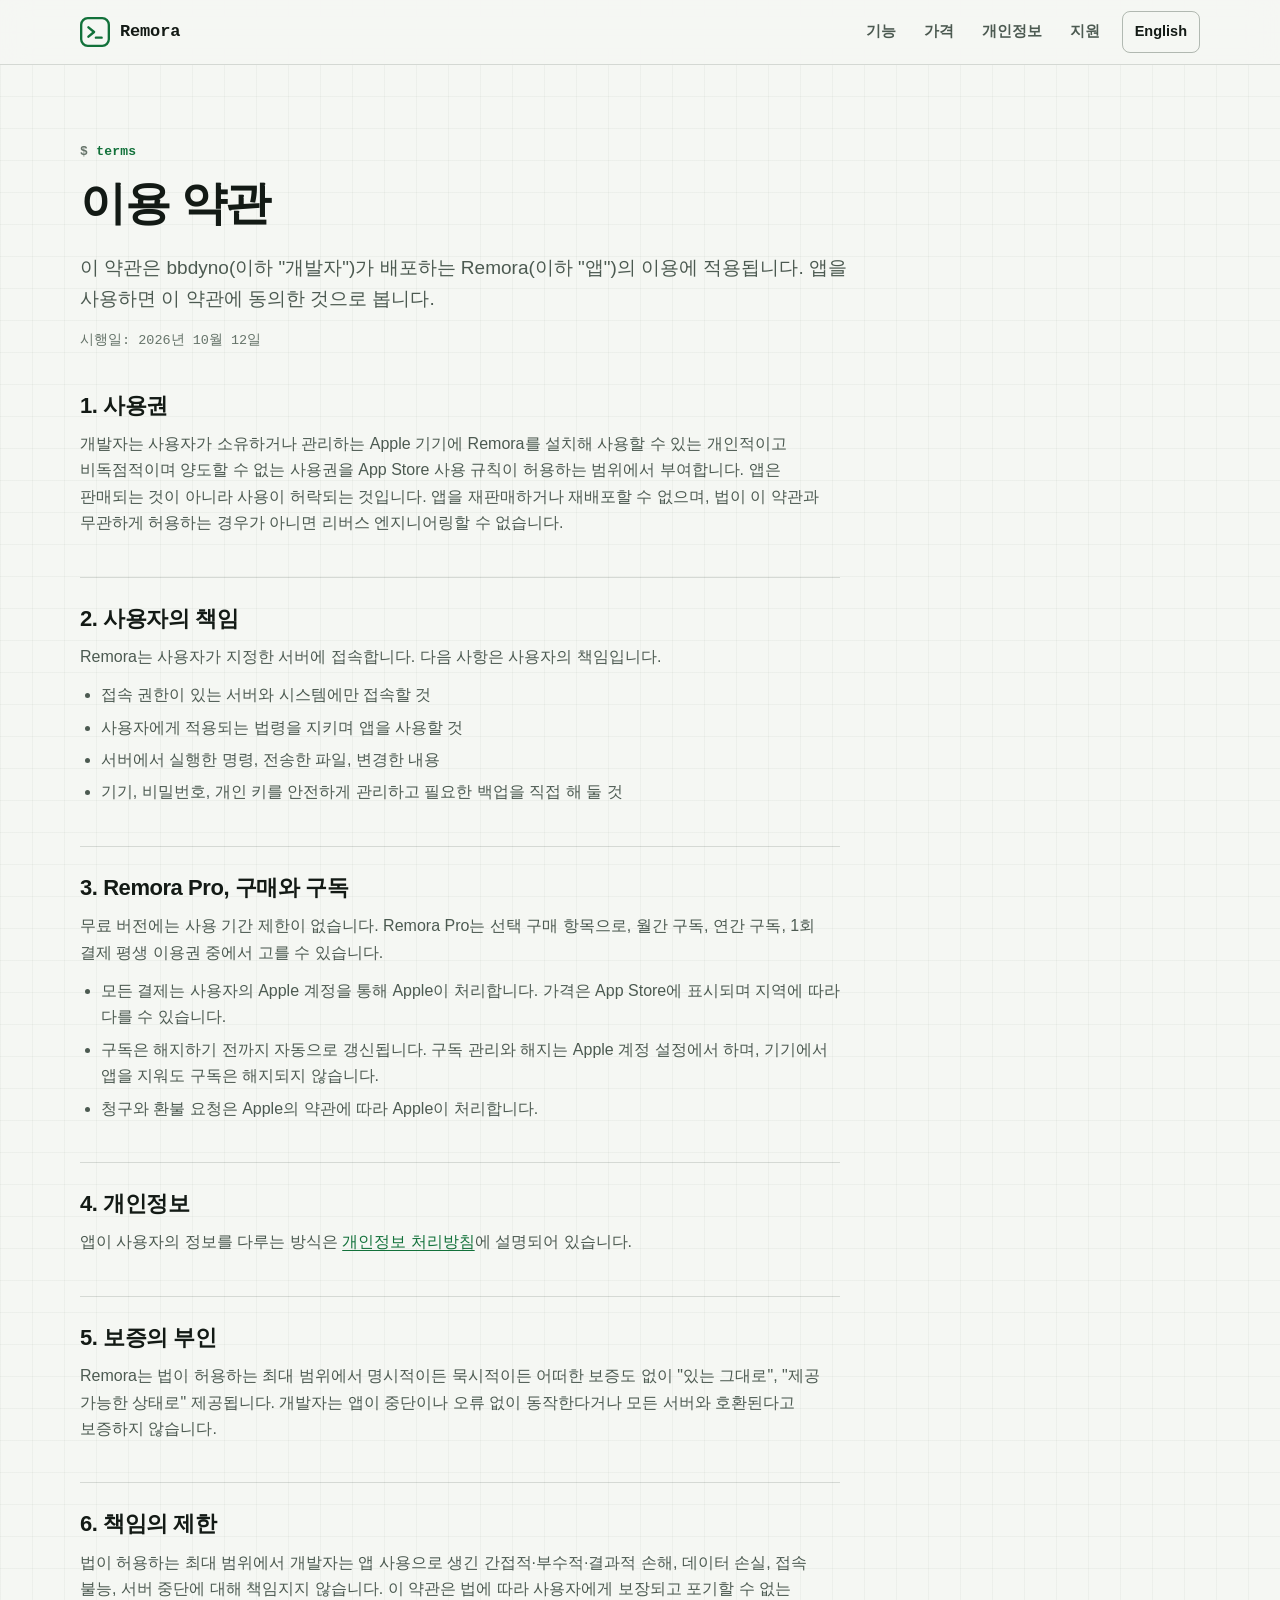
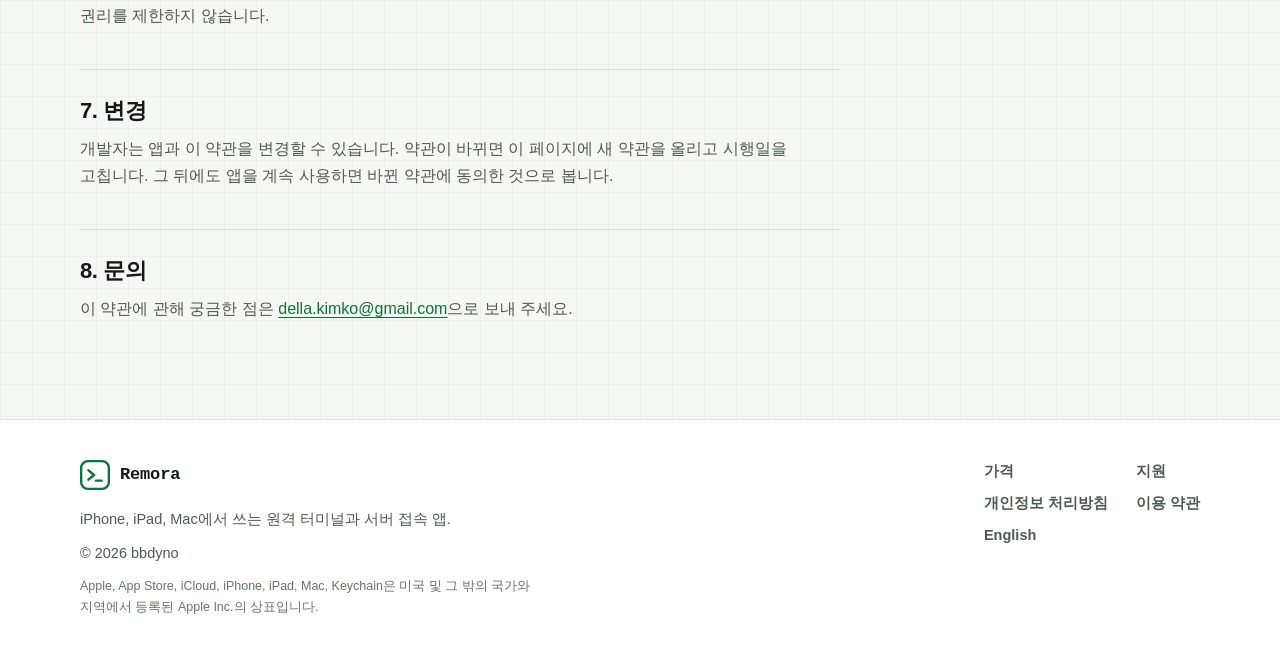
<file: ko/terms/index.html>
<!DOCTYPE html>
<!--
  TODO: have this reviewed before publishing
-->
<html lang="ko">
<head>
  <meta charset="utf-8">
  <meta name="viewport" content="width=device-width, initial-scale=1">
  <title>이용 약관 - Remora</title>
  <meta name="description" content="bbdyno가 배포하는 iPhone, iPad, Mac용 SSH 클라이언트 Remora의 이용 약관입니다.">
  <meta name="theme-color" content="#0b0e0c" media="(prefers-color-scheme: dark)">
  <meta name="theme-color" content="#f5f7f3" media="(prefers-color-scheme: light)">
  <meta name="color-scheme" content="dark light">
  <meta property="og:type" content="website">
  <meta property="og:title" content="이용 약관 - Remora">
  <meta property="og:description" content="bbdyno가 배포하는 iPhone, iPad, Mac용 SSH 클라이언트 Remora의 이용 약관입니다.">
  <link rel="alternate" hreflang="en" href="../../terms/">
  <link rel="icon" type="image/svg+xml" href="../../assets/favicon.svg">
  <link rel="stylesheet" href="../../assets/site.css">
</head>
<body>
  <a class="skip-link" href="#main">본문으로 건너뛰기</a>

  <header class="site-header">
    <div class="site-header-inner">
      <a class="brand" href="../" aria-label="Remora 홈">
        <svg class="brand-mark" width="30" height="30" viewBox="0 0 32 32" aria-hidden="true" focusable="false"><rect x="1.25" y="1.25" width="29.5" height="29.5" rx="7" fill="none" stroke="currentColor" stroke-width="2.5"/><path d="M9 11l6 5-6 5" fill="none" stroke="currentColor" stroke-width="2.6" stroke-linecap="round" stroke-linejoin="round"/><path d="M17 22h6" stroke="currentColor" stroke-width="2.6" stroke-linecap="round"/></svg>
        <span>Remora</span>
      </a>

      <nav class="nav" aria-label="주요 메뉴">
        <a href="../#features">기능</a>
        <a href="../pricing/">가격</a>
        <a href="../privacy/">개인정보</a>
        <a href="../support/">지원</a>
        <a class="language-link" href="../../terms/" lang="en" hreflang="en">English</a>
      </nav>

      <details class="mobile-nav">
        <summary aria-label="메뉴 열기"></summary>
        <nav class="mobile-nav-panel" aria-label="모바일 메뉴">
          <a href="../">홈</a>
          <a href="../#features">기능</a>
          <a href="../pricing/">가격</a>
          <a href="../privacy/">개인정보</a>
          <a href="../support/">지원</a>
          <a href="./" aria-current="page">이용 약관</a>
          <a href="../../terms/" lang="en" hreflang="en">English</a>
        </nav>
      </details>
    </div>
  </header>

  <main id="main">
    <section class="page-head">
      <div class="container">
        <p class="eyebrow">terms</p>
        <h1>이용 약관</h1>
        <p class="lede">이 약관은 bbdyno(이하 "개발자")가 배포하는 Remora(이하 "앱")의 이용에 적용됩니다. 앱을 사용하면 이 약관에 동의한 것으로 봅니다.</p>
        <p class="meta">시행일: 2026년 10월 12일</p>
      </div>
    </section>

    <div class="page-body">
      <div class="container">
        <article class="doc">
          <h2>1. 사용권</h2>
          <p>개발자는 사용자가 소유하거나 관리하는 Apple 기기에 Remora를 설치해 사용할 수 있는 개인적이고 비독점적이며 양도할 수 없는 사용권을 App Store 사용 규칙이 허용하는 범위에서 부여합니다. 앱은 판매되는 것이 아니라 사용이 허락되는 것입니다. 앱을 재판매하거나 재배포할 수 없으며, 법이 이 약관과 무관하게 허용하는 경우가 아니면 리버스 엔지니어링할 수 없습니다.</p>

          <h2>2. 사용자의 책임</h2>
          <p>Remora는 사용자가 지정한 서버에 접속합니다. 다음 사항은 사용자의 책임입니다.</p>
          <ul>
            <li>접속 권한이 있는 서버와 시스템에만 접속할 것</li>
            <li>사용자에게 적용되는 법령을 지키며 앱을 사용할 것</li>
            <li>서버에서 실행한 명령, 전송한 파일, 변경한 내용</li>
            <li>기기, 비밀번호, 개인 키를 안전하게 관리하고 필요한 백업을 직접 해 둘 것</li>
          </ul>

          <h2>3. Remora Pro, 구매와 구독</h2>
          <p>무료 버전에는 사용 기간 제한이 없습니다. Remora Pro는 선택 구매 항목으로, 월간 구독, 연간 구독, 1회 결제 평생 이용권 중에서 고를 수 있습니다.</p>
          <ul>
            <li>모든 결제는 사용자의 Apple 계정을 통해 Apple이 처리합니다. 가격은 App Store에 표시되며 지역에 따라 다를 수 있습니다.</li>
            <li>구독은 해지하기 전까지 자동으로 갱신됩니다. 구독 관리와 해지는 Apple 계정 설정에서 하며, 기기에서 앱을 지워도 구독은 해지되지 않습니다.</li>
            <li>청구와 환불 요청은 Apple의 약관에 따라 Apple이 처리합니다.</li>
          </ul>

          <h2>4. 개인정보</h2>
          <p>앱이 사용자의 정보를 다루는 방식은 <a href="../privacy/">개인정보 처리방침</a>에 설명되어 있습니다.</p>

          <h2>5. 보증의 부인</h2>
          <p>Remora는 법이 허용하는 최대 범위에서 명시적이든 묵시적이든 어떠한 보증도 없이 "있는 그대로", "제공 가능한 상태로" 제공됩니다. 개발자는 앱이 중단이나 오류 없이 동작한다거나 모든 서버와 호환된다고 보증하지 않습니다.</p>

          <h2>6. 책임의 제한</h2>
          <p>법이 허용하는 최대 범위에서 개발자는 앱 사용으로 생긴 간접적·부수적·결과적 손해, 데이터 손실, 접속 불능, 서버 중단에 대해 책임지지 않습니다. 이 약관은 법에 따라 사용자에게 보장되고 포기할 수 없는 권리를 제한하지 않습니다.</p>

          <h2>7. 변경</h2>
          <p>개발자는 앱과 이 약관을 변경할 수 있습니다. 약관이 바뀌면 이 페이지에 새 약관을 올리고 시행일을 고칩니다. 그 뒤에도 앱을 계속 사용하면 바뀐 약관에 동의한 것으로 봅니다.</p>

          <h2>8. 문의</h2>
          <p>이 약관에 관해 궁금한 점은 <a href="mailto:della.kimko@gmail.com">della.kimko@gmail.com</a>으로 보내 주세요.</p>
        </article>
      </div>
    </div>
  </main>

  <footer class="site-footer">
    <div class="site-footer-inner">
      <div class="footer-brand">
        <a class="brand" href="../">
          <svg class="brand-mark" width="30" height="30" viewBox="0 0 32 32" aria-hidden="true" focusable="false"><rect x="1.25" y="1.25" width="29.5" height="29.5" rx="7" fill="none" stroke="currentColor" stroke-width="2.5"/><path d="M9 11l6 5-6 5" fill="none" stroke="currentColor" stroke-width="2.6" stroke-linecap="round" stroke-linejoin="round"/><path d="M17 22h6" stroke="currentColor" stroke-width="2.6" stroke-linecap="round"/></svg>
          <span>Remora</span>
        </a>
        <p>iPhone, iPad, Mac에서 쓰는 원격 터미널과 서버 접속 앱.</p>
        <p>&copy; 2026 bbdyno</p>
        <p class="footer-legal">Apple, App Store, iCloud, iPhone, iPad, Mac, Keychain은 미국 및 그 밖의 국가와 지역에서 등록된 Apple Inc.의 상표입니다.</p>
      </div>
      <nav class="footer-links" aria-label="하단 메뉴">
        <a href="../pricing/">가격</a>
        <a href="../support/">지원</a>
        <a href="../privacy/">개인정보 처리방침</a>
        <a href="./">이용 약관</a>
        <a href="../../terms/" lang="en" hreflang="en">English</a>
      </nav>
    </div>
  </footer>
</body>
</html>
</file>
<file: assets/site.css>
/* Remora site stylesheet. Plain CSS, no build step, no web fonts. */

:root {
  color-scheme: dark;
  --bg: #0b0e0c;
  --bg-raised: #111613;
  --panel: #151b17;
  --panel-strong: #1c241f;
  --text: #e9f0ea;
  --muted: #a3b1a7;
  --subtle: #7f8d83;
  --border: rgba(190, 220, 198, 0.14);
  --border-strong: rgba(190, 220, 198, 0.28);
  --accent: #72e08c;
  --accent-strong: #8deda3;
  --accent-soft: rgba(114, 224, 140, 0.12);
  --on-accent: #062410;
  --warn: #f0c15c;
  --warn-soft: rgba(240, 193, 92, 0.12);
  --header-bg: rgba(11, 14, 12, 0.86);
  --shadow: 0 24px 70px rgba(0, 0, 0, 0.45);
  --grid-line: rgba(255, 255, 255, 0.022);

  /* The terminal illustration stays dark in both themes. */
  --term-bg: #0a0d0b;
  --term-bar: #161c18;
  --term-border: rgba(190, 220, 198, 0.2);
  --term-text: #dbe6dd;
  --term-dim: #8b998f;
  --term-green: #72e08c;
  --term-amber: #f0c15c;

  --radius-sm: 8px;
  --radius-md: 14px;
  --radius-lg: 20px;
  --content: 1120px;
  --sans: -apple-system, BlinkMacSystemFont, "SF Pro Text", "Apple SD Gothic Neo", "Segoe UI", "Malgun Gothic", "Noto Sans KR", sans-serif;
  --mono: ui-monospace, "SF Mono", SFMono-Regular, Menlo, Consolas, "Liberation Mono", monospace;
}

@media (prefers-color-scheme: light) {
  :root {
    color-scheme: light;
    --bg: #f5f7f3;
    --bg-raised: #ffffff;
    --panel: #ffffff;
    --panel-strong: #edf1ea;
    --text: #131a15;
    --muted: #4c5a51;
    --subtle: #66746a;
    --border: rgba(19, 40, 26, 0.14);
    --border-strong: rgba(19, 40, 26, 0.3);
    --accent: #12713a;
    --accent-strong: #0d5a2d;
    --accent-soft: rgba(18, 113, 58, 0.1);
    --on-accent: #ffffff;
    --warn: #8a5a00;
    --warn-soft: rgba(138, 90, 0, 0.1);
    --header-bg: rgba(245, 247, 243, 0.9);
    --shadow: 0 20px 50px rgba(19, 40, 26, 0.16);
    --grid-line: rgba(19, 40, 26, 0.035);
  }
}

*,
*::before,
*::after {
  box-sizing: border-box;
}

html {
  scroll-behavior: smooth;
  scroll-padding-top: 84px;
  -webkit-text-size-adjust: 100%;
}

@media (prefers-reduced-motion: reduce) {
  html {
    scroll-behavior: auto;
  }

  .cursor {
    animation: none !important;
  }
}

body {
  min-width: 320px;
  margin: 0;
  background-color: var(--bg);
  background-image:
    linear-gradient(var(--grid-line) 1px, transparent 1px),
    linear-gradient(90deg, var(--grid-line) 1px, transparent 1px);
  background-size: 32px 32px;
  color: var(--text);
  font-family: var(--sans);
  font-size: 16px;
  line-height: 1.65;
  -webkit-font-smoothing: antialiased;
  overflow-wrap: break-word;
}

:lang(ko) {
  word-break: keep-all;
}

a {
  color: var(--accent);
  text-underline-offset: 3px;
}

a:hover {
  color: var(--accent-strong);
}

:focus-visible {
  outline: 2px solid var(--accent);
  outline-offset: 3px;
  border-radius: 4px;
}

h1,
h2,
h3 {
  margin: 0;
  line-height: 1.2;
  letter-spacing: -0.02em;
}

p {
  margin: 0;
}

code,
kbd {
  font-family: var(--mono);
  font-size: 0.92em;
}

code {
  padding: 0.12em 0.4em;
  border: 1px solid var(--border);
  border-radius: 6px;
  background: var(--panel-strong);
}

.container {
  width: min(100% - 40px, var(--content));
  margin-inline: auto;
}

.skip-link {
  position: absolute;
  top: -60px;
  left: 12px;
  z-index: 100;
  padding: 10px 14px;
  border-radius: var(--radius-sm);
  background: var(--accent);
  color: var(--on-accent);
  font-weight: 700;
  text-decoration: none;
}

.skip-link:focus {
  top: 12px;
  color: var(--on-accent);
}

/* ---------- Header ---------- */

.site-header {
  position: sticky;
  top: 0;
  z-index: 50;
  border-bottom: 1px solid var(--border);
  background: var(--header-bg);
  -webkit-backdrop-filter: blur(14px);
  backdrop-filter: blur(14px);
}

.site-header-inner {
  display: flex;
  align-items: center;
  justify-content: space-between;
  gap: 16px;
  width: min(100% - 40px, var(--content));
  min-height: 64px;
  margin-inline: auto;
}

.brand {
  display: inline-flex;
  align-items: center;
  gap: 10px;
  color: var(--text);
  font-family: var(--mono);
  font-size: 17px;
  font-weight: 700;
  letter-spacing: -0.01em;
  text-decoration: none;
}

.brand:hover {
  color: var(--text);
}

.brand-mark {
  flex: none;
  width: 30px;
  height: 30px;
  color: var(--accent);
}

.nav {
  display: flex;
  align-items: center;
  gap: 4px;
}

.nav a {
  padding: 8px 12px;
  border-radius: var(--radius-sm);
  color: var(--muted);
  font-size: 14.5px;
  font-weight: 600;
  text-decoration: none;
}

.nav a:hover,
.nav a[aria-current="page"] {
  color: var(--text);
  background: var(--accent-soft);
}

.nav .language-link {
  margin-left: 6px;
  border: 1px solid var(--border-strong);
  color: var(--text);
}

.mobile-nav {
  display: none;
  position: relative;
}

.mobile-nav summary {
  display: grid;
  width: 42px;
  height: 42px;
  place-items: center;
  border: 1px solid var(--border-strong);
  border-radius: var(--radius-sm);
  background: var(--panel);
  color: var(--text);
  cursor: pointer;
  list-style: none;
}

.mobile-nav summary::-webkit-details-marker {
  display: none;
}

.mobile-nav summary::before {
  font-family: var(--mono);
  font-size: 18px;
  line-height: 1;
  content: "\2261";
}

.mobile-nav[open] summary::before {
  content: "\00d7";
}

.mobile-nav-panel {
  position: absolute;
  top: 50px;
  right: 0;
  display: grid;
  width: min(260px, calc(100vw - 40px));
  padding: 8px;
  border: 1px solid var(--border-strong);
  border-radius: var(--radius-md);
  background: var(--bg-raised);
  box-shadow: var(--shadow);
}

.mobile-nav-panel a {
  padding: 11px 12px;
  border-radius: var(--radius-sm);
  color: var(--text);
  font-size: 15px;
  font-weight: 600;
  text-decoration: none;
}

.mobile-nav-panel a:hover,
.mobile-nav-panel a[aria-current="page"] {
  background: var(--accent-soft);
}

@media (max-width: 760px) {
  .nav {
    display: none;
  }

  .mobile-nav {
    display: block;
  }
}

/* ---------- Shared pieces ---------- */

.eyebrow {
  margin-bottom: 14px;
  color: var(--accent);
  font-family: var(--mono);
  font-size: 13px;
  font-weight: 600;
  letter-spacing: 0.02em;
}

.eyebrow::before {
  content: "$ ";
  color: var(--subtle);
}

.button {
  display: inline-flex;
  align-items: center;
  justify-content: center;
  gap: 8px;
  min-height: 48px;
  padding: 12px 20px;
  border: 1px solid transparent;
  border-radius: 12px;
  font-size: 15.5px;
  font-weight: 700;
  line-height: 1.25;
  text-align: center;
  text-decoration: none;
}

.button.primary {
  background: var(--accent);
  color: var(--on-accent);
}

.button.primary:hover {
  background: var(--accent-strong);
  color: var(--on-accent);
}

.button.ghost {
  border-color: var(--border-strong);
  background: transparent;
  color: var(--text);
}

.button.ghost:hover {
  background: var(--accent-soft);
  color: var(--text);
}

/* Placeholder App Store button: the app is not released yet. */
.button.store-button {
  border: 1px dashed var(--border-strong);
  background: var(--panel);
  color: var(--text);
}

.button.store-button[aria-disabled="true"] {
  cursor: not-allowed;
  pointer-events: none;
}

.button svg {
  flex: none;
  width: 18px;
  height: 18px;
}

.note {
  color: var(--muted);
  font-size: 14px;
}

.section {
  padding: clamp(56px, 8vw, 96px) 0;
  border-top: 1px solid var(--border);
}

.section-head {
  max-width: 720px;
  margin-bottom: 36px;
}

.section-head h2 {
  font-size: clamp(26px, 4.2vw, 38px);
}

.section-head p:not(.eyebrow) {
  margin-top: 14px;
  color: var(--muted);
  font-size: 17px;
}

/* ---------- Hero ---------- */

.hero {
  padding: clamp(48px, 8vw, 104px) 0 clamp(56px, 8vw, 96px);
}

.hero-grid {
  display: grid;
  grid-template-columns: minmax(0, 1.05fr) minmax(0, 0.95fr);
  align-items: center;
  gap: clamp(32px, 5vw, 64px);
}

.hero h1 {
  font-size: clamp(34px, 6.2vw, 60px);
  letter-spacing: -0.035em;
}

.hero h1 .accent {
  color: var(--accent);
}

.lede {
  max-width: 34em;
  margin-top: 20px;
  color: var(--muted);
  font-size: clamp(17px, 2vw, 19px);
}

.actions {
  display: flex;
  flex-wrap: wrap;
  align-items: center;
  gap: 12px;
  margin-top: 30px;
}

.actions + .note {
  margin-top: 14px;
}

.chips {
  display: flex;
  flex-wrap: wrap;
  gap: 8px;
  margin: 28px 0 0;
  padding: 0;
  list-style: none;
}

.chips li {
  padding: 5px 11px;
  border: 1px solid var(--border);
  border-radius: 999px;
  background: var(--panel);
  color: var(--muted);
  font-family: var(--mono);
  font-size: 12.5px;
}

/* Terminal illustration (CSS only, not a screenshot) */

.terminal {
  margin: 0;
}

.terminal-window {
  overflow: hidden;
  border: 1px solid var(--term-border);
  border-radius: var(--radius-md);
  background: var(--term-bg);
  box-shadow: var(--shadow);
  color: var(--term-text);
  font-family: var(--mono);
  font-size: 13.5px;
  line-height: 1.7;
}

.terminal-bar {
  display: flex;
  align-items: stretch;
  gap: 2px;
  padding: 8px 8px 0;
  background: var(--term-bar);
  overflow: hidden;
}

.terminal-dots {
  display: inline-flex;
  align-items: center;
  gap: 6px;
  padding: 0 10px 8px 6px;
}

.terminal-dots i {
  width: 10px;
  height: 10px;
  border-radius: 50%;
  background: #3a463e;
}

.terminal-tab {
  padding: 5px 12px 7px;
  border-radius: 8px 8px 0 0;
  color: var(--term-dim);
  font-size: 12.5px;
  white-space: nowrap;
}

.terminal-tab.is-active {
  background: var(--term-bg);
  color: var(--term-text);
}

.terminal-body {
  margin: 0;
  padding: 18px 18px 22px;
  overflow-x: auto;
  font: inherit;
  white-space: pre;
}

.terminal-body .p {
  color: var(--term-green);
}

.terminal-body .d {
  color: var(--term-dim);
}

.terminal-body .w {
  color: var(--term-amber);
}

.cursor {
  display: inline-block;
  width: 0.6em;
  height: 1.15em;
  background: var(--term-green);
  vertical-align: text-bottom;
  animation: blink 1.2s steps(1) infinite;
}

@keyframes blink {
  50% {
    opacity: 0;
  }
}

.terminal figcaption {
  margin-top: 10px;
  color: var(--subtle);
  font-size: 12.5px;
  text-align: center;
}

@media (max-width: 900px) {
  .hero-grid {
    grid-template-columns: minmax(0, 1fr);
  }
}

@media (max-width: 420px) {
  .terminal-window {
    font-size: 12px;
  }

  .terminal-body {
    padding: 14px 14px 18px;
  }

  .actions .button {
    width: 100%;
  }
}

/* ---------- Cards ---------- */

.grid {
  display: grid;
  grid-template-columns: repeat(3, minmax(0, 1fr));
  gap: 16px;
  margin: 0;
  padding: 0;
  list-style: none;
}

.grid.two {
  grid-template-columns: repeat(2, minmax(0, 1fr));
}

.card {
  padding: 24px;
  border: 1px solid var(--border);
  border-radius: var(--radius-md);
  background: var(--panel);
}

.card h3 {
  font-size: 18.5px;
}

.card p {
  margin-top: 10px;
  color: var(--muted);
  font-size: 15.5px;
}

.card ul {
  margin: 12px 0 0;
  padding-left: 1.15em;
  color: var(--muted);
  font-size: 15.5px;
}

.card li + li {
  margin-top: 4px;
}

.tag {
  display: inline-block;
  margin-bottom: 14px;
  padding: 3px 9px;
  border: 1px solid var(--border-strong);
  border-radius: 6px;
  background: var(--accent-soft);
  color: var(--accent);
  font-family: var(--mono);
  font-size: 12.5px;
  font-weight: 600;
}

.tag.pro {
  border-color: var(--warn);
  background: var(--warn-soft);
  color: var(--warn);
}

@media (max-width: 900px) {
  .grid {
    grid-template-columns: repeat(2, minmax(0, 1fr));
  }
}

@media (max-width: 620px) {
  .grid,
  .grid.two {
    grid-template-columns: minmax(0, 1fr);
  }

  .card {
    padding: 20px;
  }
}

/* ---------- Plans & pricing ---------- */

.plans {
  display: grid;
  grid-template-columns: repeat(2, minmax(0, 1fr));
  gap: 16px;
}

.plans.three {
  grid-template-columns: repeat(3, minmax(0, 1fr));
}

.plan {
  display: flex;
  flex-direction: column;
  padding: 26px;
  border: 1px solid var(--border);
  border-radius: var(--radius-lg);
  background: var(--panel);
}

.plan.is-pro {
  border-color: var(--border-strong);
  background: linear-gradient(180deg, var(--accent-soft), transparent 55%), var(--panel);
}

.plan h3 {
  font-family: var(--mono);
  font-size: 17px;
}

.price {
  margin-top: 12px;
  font-size: 34px;
  font-weight: 800;
  letter-spacing: -0.03em;
  line-height: 1.15;
}

.price small {
  color: var(--muted);
  font-size: 15px;
  font-weight: 600;
  letter-spacing: 0;
}

.plan > p:not(.price) {
  margin-top: 10px;
  color: var(--muted);
  font-size: 15.5px;
}

.plan ul {
  margin: 16px 0 0;
  padding: 0;
  list-style: none;
  font-size: 15.5px;
}

.plan li {
  position: relative;
  padding-left: 1.6em;
}

.plan li + li {
  margin-top: 7px;
}

.plan li::before {
  position: absolute;
  left: 0;
  color: var(--accent);
  font-family: var(--mono);
  font-weight: 700;
  content: "+";
}

.plan .actions {
  margin-top: auto;
  padding-top: 22px;
}

@media (max-width: 860px) {
  .plans.three {
    grid-template-columns: minmax(0, 1fr);
  }
}

@media (max-width: 620px) {
  .plans {
    grid-template-columns: minmax(0, 1fr);
  }
}

.table-wrap {
  overflow-x: auto;
  border: 1px solid var(--border);
  border-radius: var(--radius-md);
  background: var(--panel);
}

.compare {
  width: 100%;
  border-collapse: collapse;
  font-size: 15.5px;
}

.compare caption {
  position: absolute;
  width: 1px;
  height: 1px;
  overflow: hidden;
  clip: rect(0 0 0 0);
  white-space: nowrap;
}

.compare th,
.compare td {
  padding: 13px 16px;
  border-bottom: 1px solid var(--border);
  text-align: left;
  vertical-align: top;
}

.compare tr:last-child th,
.compare tr:last-child td {
  border-bottom: 0;
}

.compare thead th {
  background: var(--panel-strong);
  font-family: var(--mono);
  font-size: 13.5px;
}

.compare tbody th {
  font-weight: 500;
}

.compare th:not(:first-child),
.compare td {
  width: 84px;
  text-align: center;
  white-space: nowrap;
}

.compare .yes {
  color: var(--accent);
  font-weight: 700;
}

.compare .no {
  color: var(--subtle);
}

@media (max-width: 420px) {
  .compare th,
  .compare td {
    padding: 11px 10px;
  }

  .compare th:not(:first-child),
  .compare td {
    width: 58px;
  }
}

/* ---------- Privacy summary ---------- */

.fact-list {
  display: grid;
  grid-template-columns: repeat(2, minmax(0, 1fr));
  gap: 12px 28px;
  margin: 0;
  padding: 0;
  list-style: none;
}

.fact-list li {
  position: relative;
  padding-left: 30px;
  color: var(--muted);
}

.fact-list li::before {
  position: absolute;
  top: 0;
  left: 0;
  color: var(--accent);
  font-family: var(--mono);
  font-weight: 700;
  content: "[\2713]";
  font-size: 13px;
  line-height: 2;
}

.fact-list strong {
  color: var(--text);
}

@media (max-width: 720px) {
  .fact-list {
    grid-template-columns: minmax(0, 1fr);
  }
}

.more-link {
  margin-top: 28px;
}

/* ---------- Document pages (pricing header, legal, support) ---------- */

.page-head {
  padding: clamp(40px, 7vw, 76px) 0 clamp(28px, 4vw, 40px);
}

.page-head h1 {
  font-size: clamp(30px, 5.4vw, 46px);
  letter-spacing: -0.03em;
}

.page-head .lede {
  max-width: 44em;
}

.page-head .meta {
  margin-top: 16px;
  color: var(--subtle);
  font-family: var(--mono);
  font-size: 13.5px;
}

.page-body {
  padding-bottom: clamp(56px, 8vw, 96px);
}

.page-body > .container > * + * {
  margin-top: 28px;
}

.doc {
  max-width: 760px;
}

.doc h2 {
  margin-top: 40px;
  padding-top: 28px;
  border-top: 1px solid var(--border);
  font-size: 22px;
}

.doc h2:first-child {
  margin-top: 0;
  padding-top: 0;
  border-top: 0;
}

.doc h3 {
  margin-top: 24px;
  font-size: 17.5px;
}

.doc p,
.doc ul,
.doc ol {
  margin-top: 12px;
  color: var(--muted);
}

.doc ul,
.doc ol {
  padding-left: 1.3em;
}

.doc li + li {
  margin-top: 6px;
}

.doc strong {
  color: var(--text);
}

.callout {
  padding: 18px 20px;
  border: 1px solid var(--border-strong);
  border-left: 3px solid var(--accent);
  border-radius: var(--radius-sm);
  background: var(--panel);
}

.doc .callout p:first-child,
.doc .callout ul:first-child {
  margin-top: 0;
}

/* ---------- Footer ---------- */

.site-footer {
  border-top: 1px solid var(--border);
  background: var(--bg-raised);
}

.site-footer-inner {
  display: flex;
  flex-wrap: wrap;
  justify-content: space-between;
  gap: 28px 48px;
  width: min(100% - 40px, var(--content));
  margin-inline: auto;
  padding: 40px 0 48px;
}

.footer-brand {
  max-width: 460px;
}

.footer-brand p {
  margin-top: 10px;
  color: var(--muted);
  font-size: 14.5px;
}

.footer-brand .footer-legal {
  color: var(--subtle);
  font-size: 12.5px;
}

.footer-links {
  display: grid;
  grid-template-columns: repeat(2, auto);
  align-content: start;
  gap: 8px 28px;
}

.footer-links a {
  color: var(--muted);
  font-size: 14.5px;
  font-weight: 600;
  text-decoration: none;
}

.footer-links a:hover {
  color: var(--text);
  text-decoration: underline;
}
</file>
